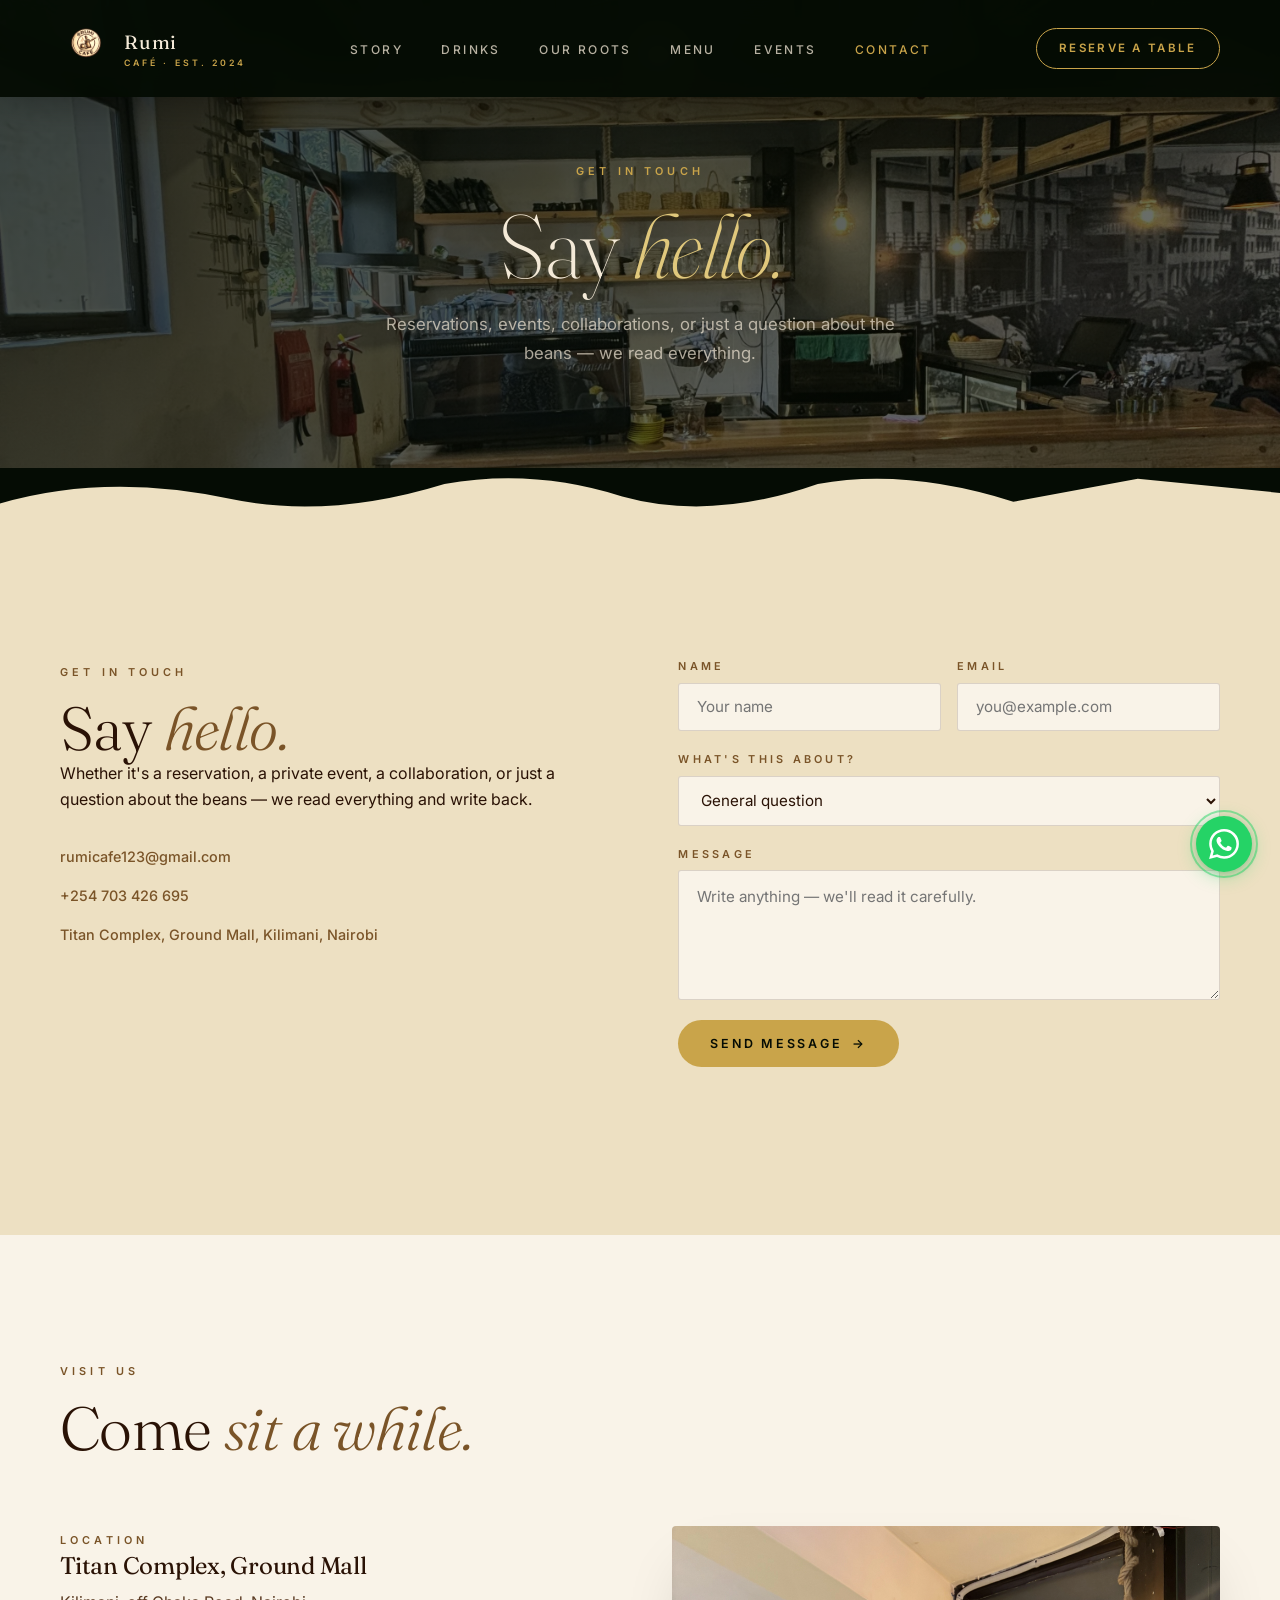
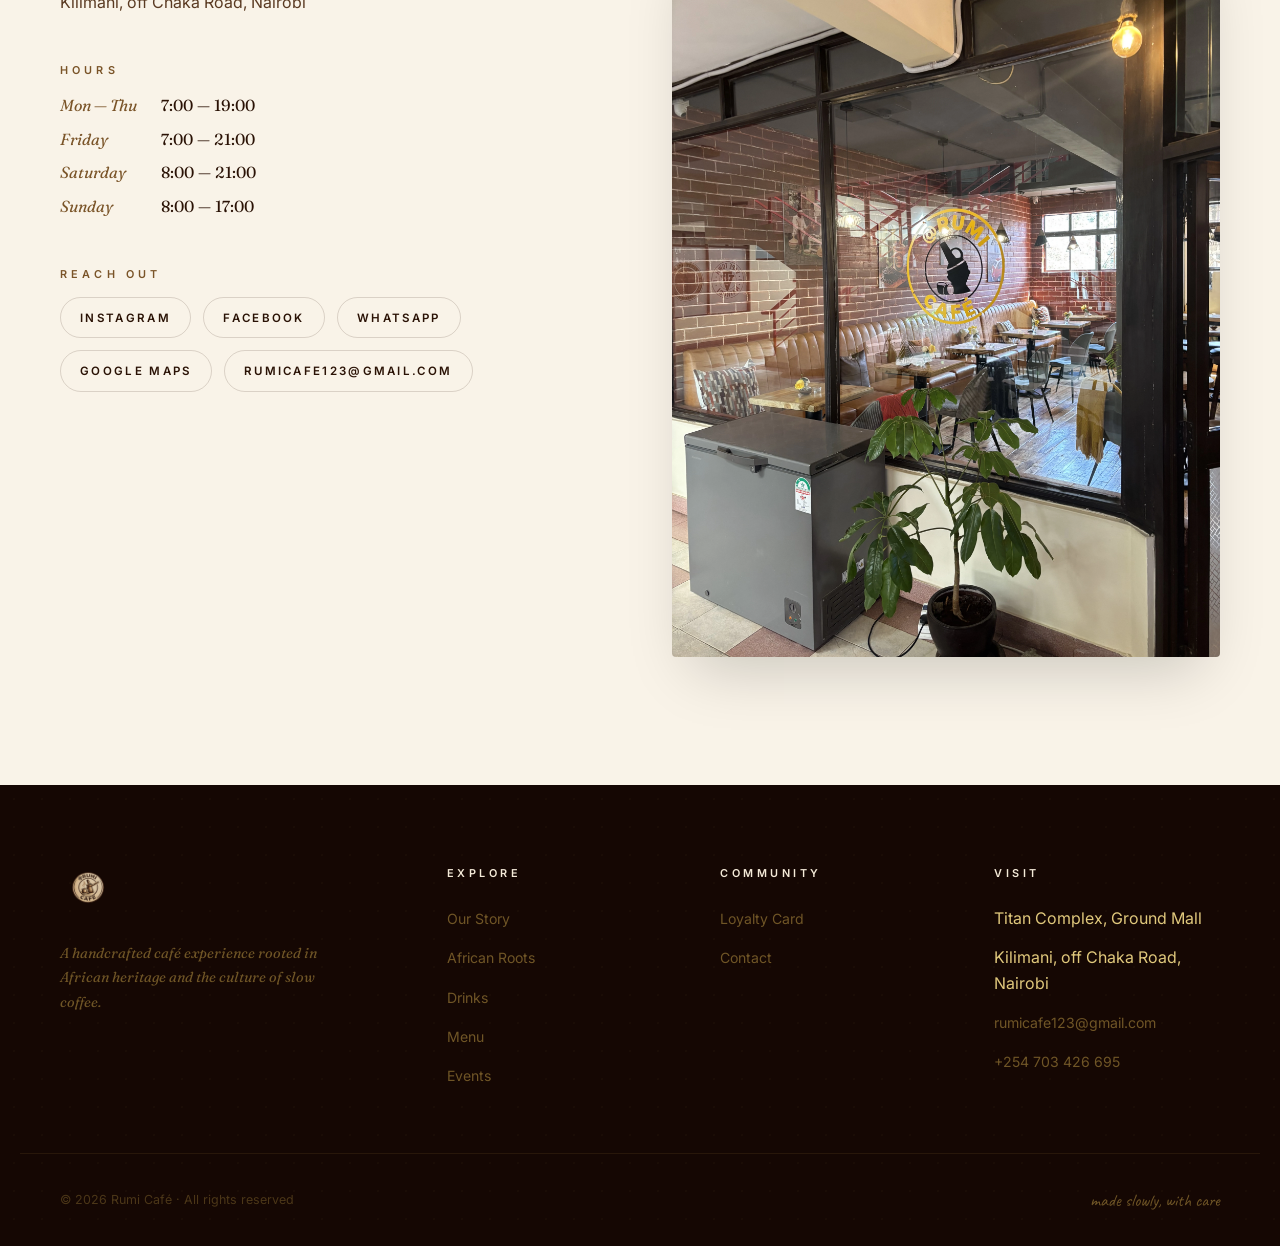
<file: pages/contact.html>
<!DOCTYPE html>
<html lang="en">
<head>
<meta charset="UTF-8" />
<meta name="viewport" content="width=device-width, initial-scale=1.0" />
<title>Contact & Visit — Rumi Café</title>
<meta name="description" content="Visit Rumi Café at Titan Complex, Ground Mall, Kilimani, Nairobi. Get in touch for reservations, events, and collaborations." />
<link rel="preconnect" href="https://fonts.googleapis.com">
<link rel="preconnect" href="https://fonts.gstatic.com" crossorigin>
<link href="https://fonts.googleapis.com/css2?family=Fraunces:ital,opsz,wght@0,9..144,200;0,9..144,300;0,9..144,400;1,9..144,200;1,9..144,300;1,9..144,400&family=Inter:wght@300;400;500;600&family=Caveat:wght@400;500;600&display=swap" rel="stylesheet">
<link rel="stylesheet" href="../assets/css/rumi.css">
</head>
<body>

<nav class="nav nav-inner-page" id="nav">
  <div class="wrap nav-inner">
    <a href="../index.html" class="nav-logo">
      <img src="../assets/logo/rumi_logo.png" alt="Rumi Café logo" style="height:52px;width:52px" />
      <span>Rumi<small>Café · Est. 2024</small></span>
    </a>
    <ul class="nav-links" id="navLinks">
      <li><a href="story.html">Story</a></li>
      <li><a href="drinks.html">Drinks</a></li>
      <li><a href="roots.html">Our Roots</a></li>
      <li><a href="menu.html">Menu</a></li>
      <li><a href="events.html">Events</a></li>
      <li><a href="contact.html" style="color:var(--gold)">Contact</a></li>
    </ul>
    <a href="contact.html#visit" class="nav-cta">Reserve a Table</a>
    <button class="nav-toggle" id="navToggle" aria-label="Toggle menu"><span></span><span></span><span></span></button>
  </div>
</nav>

<!-- PAGE HERO -->
<div class="page-hero" style="background-image:url('../assets/images/rumi_cafe_12.webp');background-position:center 40%">
  <div class="page-hero-inner">
    <span class="eyebrow">Get in Touch</span>
    <h1>Say <em>hello.</em></h1>
    <p>Reservations, events, collaborations, or just a question about the beans — we read everything.</p>
  </div>
</div>
<div class="page-hero-divider" style="background:var(--ink)">
  <svg viewBox="0 0 1440 70" preserveAspectRatio="none" xmlns="http://www.w3.org/2000/svg" style="display:block;width:100%">
    <path d="M0,70 L0,40 Q120,5 260,35 Q370,58 500,18 Q600,0 700,32 Q800,60 920,18 Q1020,0 1140,38 L1280,12 L1440,28 L1440,70 Z" fill="#ede0c2"/>
  </svg>
</div>

<!-- CONTACT SECTION -->
<section class="contact section-pad" id="contact">
  <div class="wrap contact-inner">
    <div class="reveal">
      <span class="eyebrow">Get in Touch</span>
      <h2 style="color:var(--espresso);margin-top:0.75rem">Say <em style="font-style:italic;color:var(--mocha)">hello.</em></h2>
      <p>Whether it's a reservation, a private event, a collaboration, or just a question about the beans — we read everything and write back.</p>
      <div class="contact-detail">
        <a href="mailto:rumicafe123@gmail.com">rumicafe123@gmail.com</a>
        <a href="tel:+254703426695">+254 703 426 695</a>
        <a href="#visit">Titan Complex, Ground Mall, Kilimani, Nairobi</a>
      </div>
    </div>
    <form class="contact-form reveal d2" id="contactForm" novalidate>
      <div class="cf-row">
        <div class="cf-field"><label for="cf-name">Name</label><input type="text" id="cf-name" name="name" placeholder="Your name" required /></div>
        <div class="cf-field"><label for="cf-email">Email</label><input type="email" id="cf-email" name="email" placeholder="you@example.com" required /></div>
      </div>
      <div class="cf-field">
        <label for="cf-type">What's this about?</label>
        <select id="cf-type" name="type">
          <option value="General">General question</option>
          <option value="Reservation">Reservation</option>
          <option value="Private Event">Private event</option>
          <option value="Wholesale">Wholesale / beans</option>
          <option value="Press">Press / collaboration</option>
          <option value="Other">Something else</option>
        </select>
      </div>
      <div class="cf-field">
        <label for="cf-message">Message</label>
        <textarea id="cf-message" name="message" placeholder="Write anything — we'll read it carefully." required></textarea>
      </div>
      <button type="submit" class="btn btn-gold" style="align-self:flex-start">Send message <span class="arrow">→</span></button>
      <p id="contactMsg"></p>
    </form>
  </div>
</section>

<!-- VISIT SECTION -->
<section class="visit section-pad" id="visit" style="background:var(--paper)">
  <div class="wrap">
    <div class="section-head reveal">
      <span class="eyebrow" style="color:var(--mocha)">Visit Us</span>
      <h2 style="color:var(--espresso)">Come <em style="font-style:italic;color:var(--mocha)">sit a while.</em></h2>
    </div>
    <div class="visit-grid">
      <div class="visit-info reveal">
        <div class="visit-block">
          <span class="eyebrow" style="color:var(--mocha)">Location</span>
          <h3>Titan Complex, Ground Mall</h3>
          <p>Kilimani, off Chaka Road, Nairobi</p>
        </div>
        <div class="visit-block">
          <span class="eyebrow" style="color:var(--mocha)">Hours</span>
          <dl class="visit-hours" style="margin-top:0.75rem">
            <dt>Mon — Thu</dt><dd>7:00 — 19:00</dd>
            <dt>Friday</dt><dd>7:00 — 21:00</dd>
            <dt>Saturday</dt><dd>8:00 — 21:00</dd>
            <dt>Sunday</dt><dd>8:00 — 17:00</dd>
          </dl>
        </div>
        <div class="visit-block">
          <span class="eyebrow" style="color:var(--mocha)">Reach Out</span>
          <div class="visit-socials" style="margin-top:0.75rem">
            <a href="https://instagram.com/rumicafe123" target="_blank" rel="noopener">Instagram</a>
            <a href="https://facebook.com/rumicafe" target="_blank" rel="noopener">Facebook</a>
            <a href="https://wa.me/254703426695" target="_blank" rel="noopener">WhatsApp</a>
            <a href="https://maps.google.com/?q=Titan+Complex+Kilimani+Nairobi" target="_blank" rel="noopener">Google Maps</a>
            <a href="mailto:rumicafe123@gmail.com">rumicafe123@gmail.com</a>
          </div>
        </div>
      </div>
      <div class="reveal d2" style="border-radius:4px;overflow:hidden;box-shadow:0 30px 60px -20px rgba(5,12,4,0.2)">
        <img src="../assets/images/rumi_cafe_02.webp" alt="Rumi Café exterior" style="width:100%;height:100%;min-height:400px;object-fit:cover;object-position:center" />
      </div>
    </div>
  </div>
</section>

<!-- FOOTER -->
<footer class="footer">
  <div class="wrap footer-grid">
    <div class="footer-brand">
      <img src="../assets/logo/rumi_logo.png" alt="Rumi Café" style="filter:none;opacity:0.85" />
      <p>A handcrafted café experience rooted in African heritage and the culture of slow coffee.</p>
    </div>
    <div><h4>Explore</h4><ul>
      <li><a href="story.html">Our Story</a></li>
      <li><a href="roots.html">African Roots</a></li>
      <li><a href="drinks.html">Drinks</a></li>
      <li><a href="menu.html">Menu</a></li>
      <li><a href="events.html">Events</a></li>
    </ul></div>
    <div><h4>Community</h4><ul>
      <li><a href="story.html#loyalty">Loyalty Card</a></li>
      <li><a href="contact.html">Contact</a></li>
    </ul></div>
    <div><h4>Visit</h4><ul>
      <li>Titan Complex, Ground Mall</li><li>Kilimani, off Chaka Road, Nairobi</li>
      <li><a href="mailto:rumicafe123@gmail.com">rumicafe123@gmail.com</a></li>
      <li><a href="tel:+254703426695">+254 703 426 695</a></li>
    </ul></div>
  </div>
  <div class="wrap footer-bottom"><span>© 2026 Rumi Café · All rights reserved</span><em>made slowly, with care</em></div>
</footer>

<script>
(function(){
  const toggle=document.getElementById('navToggle'),links=document.getElementById('navLinks');
  toggle.addEventListener('click',()=>{toggle.classList.toggle('open');links.classList.toggle('open')});
  links.querySelectorAll('a').forEach(a=>a.addEventListener('click',()=>{toggle.classList.remove('open');links.classList.remove('open')}));
})();
(function(){
  const els=document.querySelectorAll('.reveal');
  if(!('IntersectionObserver' in window)){els.forEach(el=>el.classList.add('in'));return}
  const io=new IntersectionObserver(entries=>{entries.forEach(e=>{if(e.isIntersecting){e.target.classList.add('in');io.unobserve(e.target)}})},{threshold:0.1});
  els.forEach(el=>io.observe(el));
})();
(function(){
  document.getElementById('contactForm').addEventListener('submit',function(e){
    e.preventDefault();
    const msg=document.getElementById('contactMsg'),btn=this.querySelector('button[type=submit]');
    const name=document.getElementById('cf-name').value.trim(),email=document.getElementById('cf-email').value.trim(),message=document.getElementById('cf-message').value.trim();
    if(!name||!email||!message){msg.textContent='Please fill in all required fields.';return}
    btn.disabled=true;btn.textContent='Sending…';
    msg.textContent='Message noted. We\'ll be in touch soon, '+name.split(' ')[0]+'.';
    this.reset();btn.disabled=false;btn.innerHTML='Send message <span class="arrow">→</span>';
  });
})();
</script>

<!-- FLOATING WHATSAPP BUTTON -->
<a href="https://wa.me/254703426695" class="wa-float" target="_blank" rel="noopener" aria-label="Chat with us on WhatsApp">
  <span class="wa-float__tip">Chat with us on WhatsApp</span>
  <span class="wa-float__pulse" aria-hidden="true"></span>
  <svg class="wa-float__icon" viewBox="0 0 24 24" xmlns="http://www.w3.org/2000/svg" aria-hidden="true">
    <path d="M17.472 14.382c-.297-.149-1.758-.867-2.03-.967-.273-.099-.471-.148-.67.15-.197.297-.767.966-.94 1.164-.173.199-.347.223-.644.075-.297-.15-1.255-.463-2.39-1.475-.883-.788-1.48-1.761-1.653-2.059-.173-.297-.018-.458.13-.606.134-.133.298-.347.446-.52.149-.174.198-.298.298-.497.099-.198.05-.371-.025-.52-.075-.149-.669-1.612-.916-2.207-.242-.579-.487-.5-.669-.51-.173-.008-.371-.01-.57-.01-.198 0-.52.074-.792.372-.272.297-1.04 1.016-1.04 2.479 0 1.462 1.065 2.875 1.213 3.074.149.198 2.096 3.2 5.077 4.487.709.306 1.262.489 1.694.625.712.227 1.36.195 1.871.118.571-.085 1.758-.719 2.006-1.413.248-.694.248-1.289.173-1.413-.074-.124-.272-.198-.57-.347m-5.421 7.403h-.004a9.87 9.87 0 01-5.031-1.378l-.361-.214-3.741.982.998-3.648-.235-.374a9.86 9.86 0 01-1.51-5.26c.001-5.45 4.436-9.884 9.888-9.884 2.64 0 5.122 1.03 6.988 2.898a9.825 9.825 0 012.893 6.994c-.003 5.45-4.437 9.884-9.885 9.884m8.413-18.297A11.815 11.815 0 0012.05 0C5.495 0 .16 5.335.157 11.892c0 2.096.547 4.142 1.588 5.945L.057 24l6.305-1.654a11.882 11.882 0 005.683 1.448h.005c6.554 0 11.89-5.335 11.893-11.893a11.821 11.821 0 00-3.48-8.413z"/>
  </svg>
</a>
</body>
</html>
</file>
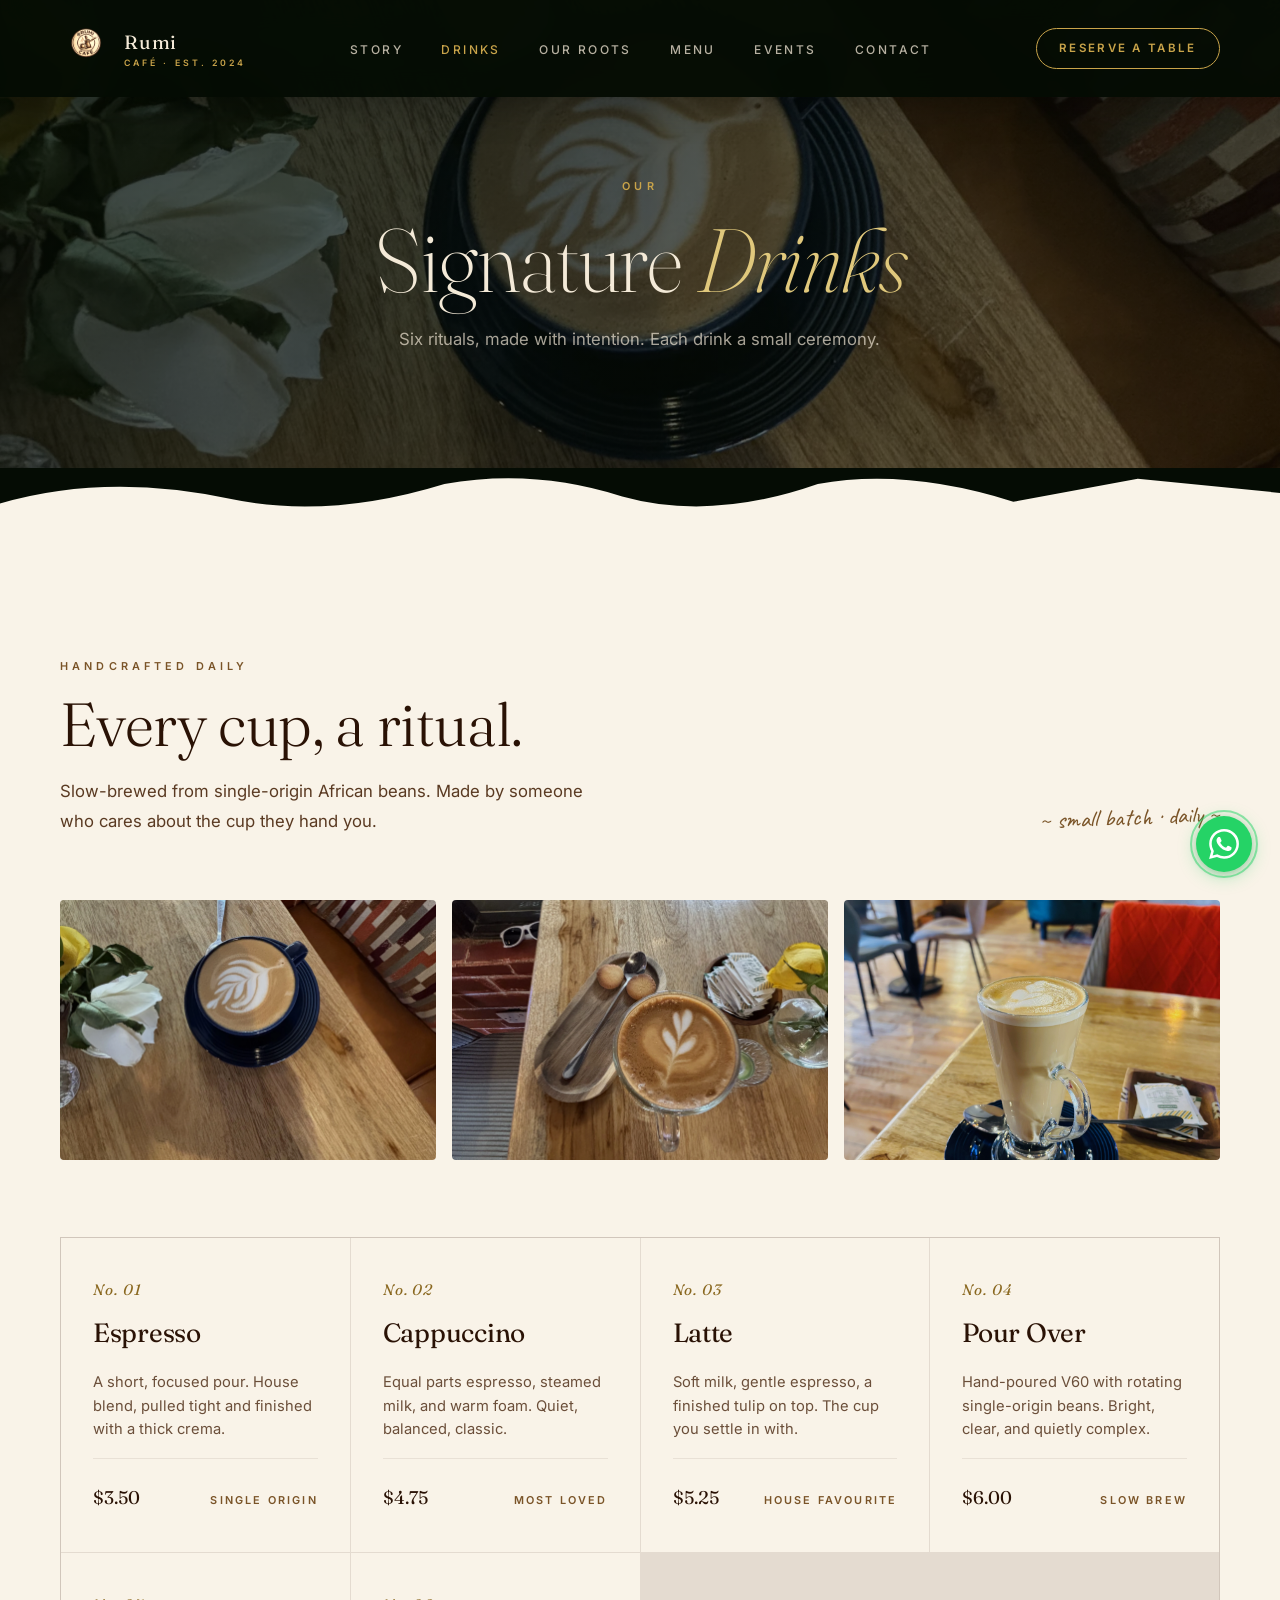
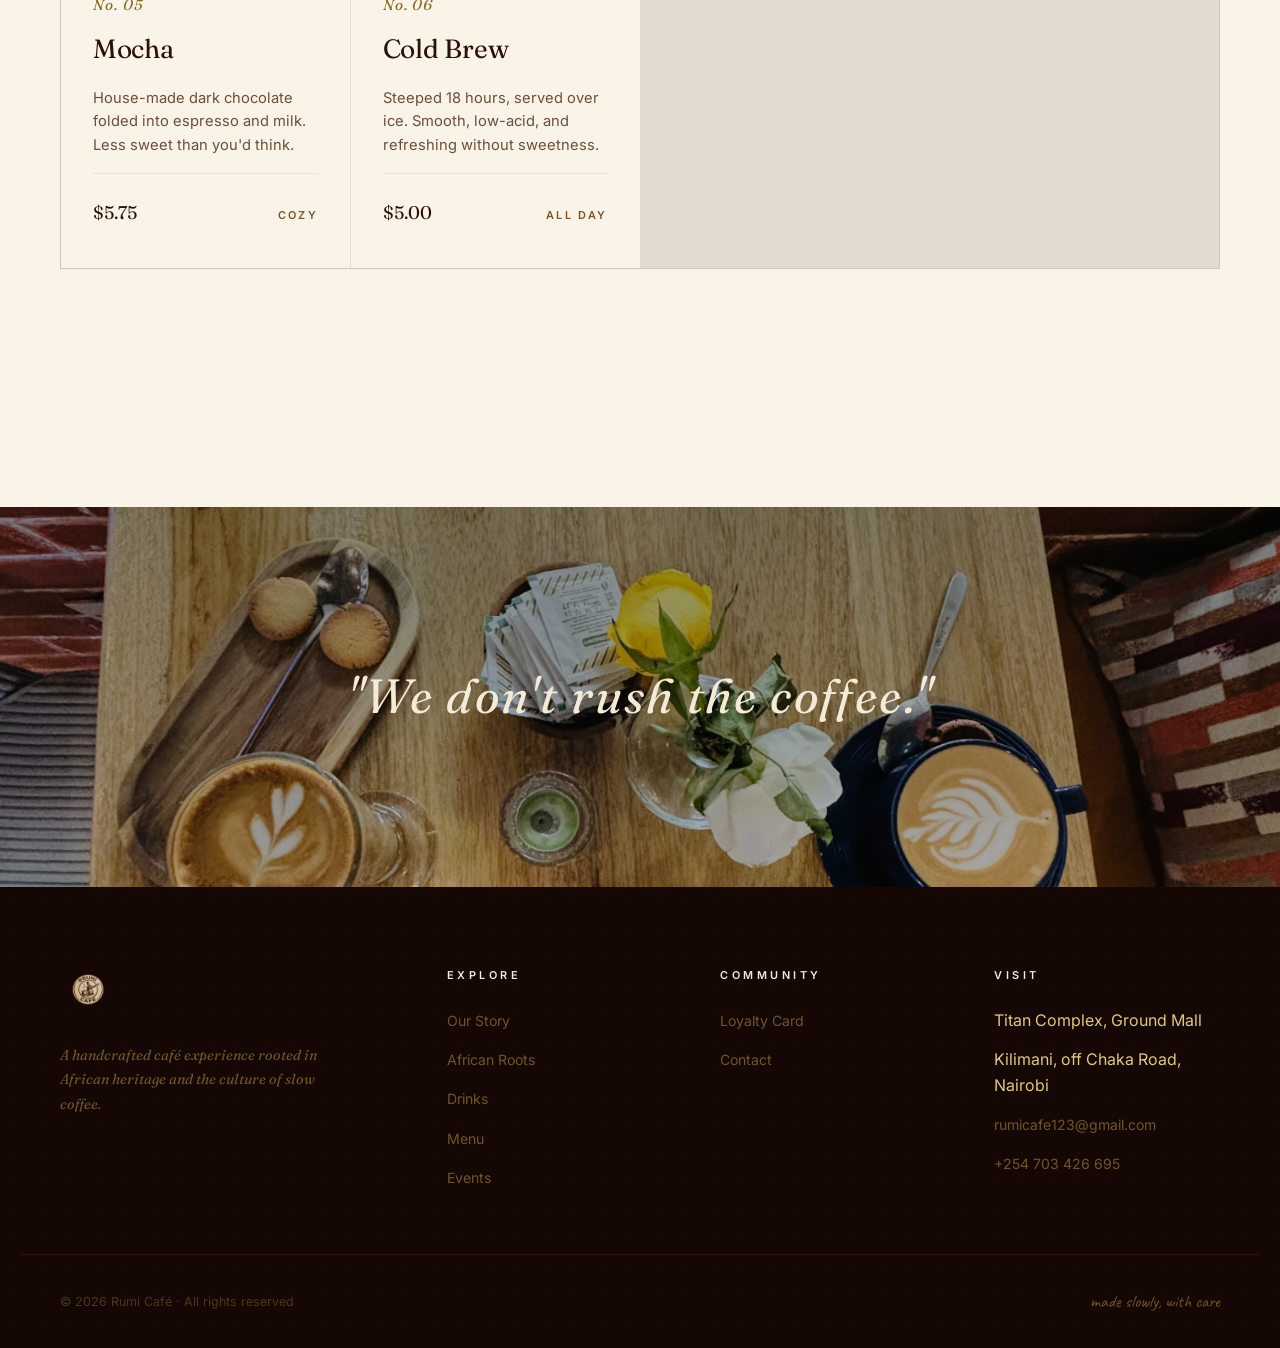
<file: pages/drinks.html>
<!DOCTYPE html>
<html lang="en">
<head>
<meta charset="UTF-8" />
<meta name="viewport" content="width=device-width, initial-scale=1.0" />
<title>Drinks — Rumi Café</title>
<meta name="description" content="Rumi Café signature drinks — six rituals made with intention, slow-brewed from African single origins." />
<link rel="preconnect" href="https://fonts.googleapis.com">
<link rel="preconnect" href="https://fonts.gstatic.com" crossorigin>
<link href="https://fonts.googleapis.com/css2?family=Fraunces:ital,opsz,wght@0,9..144,200;0,9..144,300;0,9..144,400;1,9..144,200;1,9..144,300;1,9..144,400&family=Inter:wght@300;400;500;600&family=Caveat:wght@400;500;600&display=swap" rel="stylesheet">
<link rel="stylesheet" href="../assets/css/rumi.css">
</head>
<body>

<nav class="nav nav-inner-page" id="nav">
  <div class="wrap nav-inner">
    <a href="../index.html" class="nav-logo">
      <img src="../assets/logo/rumi_logo.png" alt="Rumi Café logo" style="height:52px;width:52px" />
      <span>Rumi<small>Café · Est. 2024</small></span>
    </a>
    <ul class="nav-links" id="navLinks">
      <li><a href="story.html">Story</a></li>
      <li><a href="drinks.html" style="color:var(--gold)">Drinks</a></li>
      <li><a href="roots.html">Our Roots</a></li>
      <li><a href="menu.html">Menu</a></li>
      <li><a href="events.html">Events</a></li>
      <li><a href="contact.html">Contact</a></li>
    </ul>
    <a href="contact.html#visit" class="nav-cta">Reserve a Table</a>
    <button class="nav-toggle" id="navToggle" aria-label="Toggle menu"><span></span><span></span><span></span></button>
  </div>
</nav>

<!-- PAGE HERO -->
<div class="page-hero" style="background-image:url('../assets/images/rumi_cafe_09.webp');background-position:center 40%">
  <div class="page-hero-inner">
    <span class="eyebrow">Our</span>
    <h1>Signature <em>Drinks</em></h1>
    <p>Six rituals, made with intention. Each drink a small ceremony.</p>
  </div>
</div>
<div class="page-hero-divider" style="background:var(--ink)">
  <svg viewBox="0 0 1440 70" preserveAspectRatio="none" xmlns="http://www.w3.org/2000/svg" style="display:block;width:100%">
    <path d="M0,70 L0,40 Q120,5 260,35 Q370,58 500,18 Q600,0 700,32 Q800,60 920,18 Q1020,0 1140,38 L1280,12 L1440,28 L1440,70 Z" fill="#f9f3e8"/>
  </svg>
</div>

<!-- DRINKS -->
<section class="drinks section-pad" id="drinks">
  <div class="wrap">
    <div class="drinks-head reveal">
      <div class="section-head">
        <span class="eyebrow" style="color:var(--mocha)">Handcrafted Daily</span>
        <h2 style="color:var(--espresso)">Every cup, a ritual.</h2>
        <p style="color:#5a3a22">Slow-brewed from single-origin African beans. Made by someone who cares about the cup they hand you.</p>
      </div>
      <div class="price-note">~ small batch · daily ~</div>
    </div>

    <!-- Coffee photos row -->
    <div style="display:grid;grid-template-columns:repeat(3,1fr);gap:1rem;margin-bottom:clamp(3rem,6vw,5rem)" class="reveal d2">
      <div style="border-radius:4px;overflow:hidden;height:260px">
        <img src="../assets/images/rumi_cafe_09.webp" alt="Latte art" style="width:100%;height:100%;object-fit:cover;filter:brightness(0.92) saturate(1.1)" />
      </div>
      <div style="border-radius:4px;overflow:hidden;height:260px">
        <img src="../assets/images/rumi_cafe_10.webp" alt="Glass latte" style="width:100%;height:100%;object-fit:cover;filter:brightness(0.92) saturate(1.1)" />
      </div>
      <div style="border-radius:4px;overflow:hidden;height:260px">
        <img src="../assets/images/rumi_cafe_13.webp" alt="Tall glass latte" style="width:100%;height:100%;object-fit:cover;filter:brightness(0.92) saturate(1.1)" />
      </div>
    </div>

    <div class="drinks-grid reveal d2">
      <article class="drink">
        <span class="drink-num">No. 01</span>
        <h3 class="drink-name">Espresso</h3>
        <p class="drink-desc">A short, focused pour. House blend, pulled tight and finished with a thick crema.</p>
        <div class="drink-foot"><span class="drink-price">$3.50</span><span class="drink-tag">Single Origin</span></div>
      </article>
      <article class="drink">
        <span class="drink-num">No. 02</span>
        <h3 class="drink-name">Cappuccino</h3>
        <p class="drink-desc">Equal parts espresso, steamed milk, and warm foam. Quiet, balanced, classic.</p>
        <div class="drink-foot"><span class="drink-price">$4.75</span><span class="drink-tag">Most Loved</span></div>
      </article>
      <article class="drink">
        <span class="drink-num">No. 03</span>
        <h3 class="drink-name">Latte</h3>
        <p class="drink-desc">Soft milk, gentle espresso, a finished tulip on top. The cup you settle in with.</p>
        <div class="drink-foot"><span class="drink-price">$5.25</span><span class="drink-tag">House Favourite</span></div>
      </article>
      <article class="drink">
        <span class="drink-num">No. 04</span>
        <h3 class="drink-name">Pour Over</h3>
        <p class="drink-desc">Hand-poured V60 with rotating single-origin beans. Bright, clear, and quietly complex.</p>
        <div class="drink-foot"><span class="drink-price">$6.00</span><span class="drink-tag">Slow Brew</span></div>
      </article>
      <article class="drink">
        <span class="drink-num">No. 05</span>
        <h3 class="drink-name">Mocha</h3>
        <p class="drink-desc">House-made dark chocolate folded into espresso and milk. Less sweet than you'd think.</p>
        <div class="drink-foot"><span class="drink-price">$5.75</span><span class="drink-tag">Cozy</span></div>
      </article>
      <article class="drink">
        <span class="drink-num">No. 06</span>
        <h3 class="drink-name">Cold Brew</h3>
        <p class="drink-desc">Steeped 18 hours, served over ice. Smooth, low-acid, and refreshing without sweetness.</p>
        <div class="drink-foot"><span class="drink-price">$5.00</span><span class="drink-tag">All Day</span></div>
      </article>
    </div>

    <div style="text-align:center;margin-top:3.5rem" class="reveal">
      <a href="menu.html" class="btn btn-outline-dark">See Full Menu <span class="arrow">→</span></a>
    </div>
  </div>
</section>

<!-- TABLE PHOTO STRIP -->
<div style="height:380px;overflow:hidden;position:relative">
  <img src="../assets/images/rumi_cafe_08.webp" alt="Coffees on the table at Rumi Café" style="width:100%;height:100%;object-fit:cover;object-position:center 30%;filter:brightness(0.8) saturate(1.05)" />
  <div style="position:absolute;inset:0;background:linear-gradient(rgba(5,12,4,0.3),rgba(5,12,4,0.1));display:flex;align-items:center;justify-content:center">
    <span style="font-family:var(--serif);font-style:italic;font-size:clamp(1.8rem,4vw,3rem);color:var(--cream);letter-spacing:0.05em">"We don't rush the coffee."</span>
  </div>
</div>

<!-- FOOTER -->
<footer class="footer">
  <div class="wrap footer-grid">
    <div class="footer-brand">
      <img src="../assets/logo/rumi_logo.png" alt="Rumi Café" style="filter:none;opacity:0.85" />
      <p>A handcrafted café experience rooted in African heritage and the culture of slow coffee.</p>
    </div>
    <div><h4>Explore</h4><ul>
      <li><a href="story.html">Our Story</a></li>
      <li><a href="roots.html">African Roots</a></li>
      <li><a href="drinks.html">Drinks</a></li>
      <li><a href="menu.html">Menu</a></li>
      <li><a href="events.html">Events</a></li>
    </ul></div>
    <div><h4>Community</h4><ul>
      <li><a href="story.html#loyalty">Loyalty Card</a></li>
      <li><a href="contact.html">Contact</a></li>
    </ul></div>
    <div><h4>Visit</h4><ul>
      <li>Titan Complex, Ground Mall</li>
      <li>Kilimani, off Chaka Road, Nairobi</li>
      <li><a href="mailto:rumicafe123@gmail.com">rumicafe123@gmail.com</a></li>
      <li><a href="tel:+254703426695">+254 703 426 695</a></li>
    </ul></div>
  </div>
  <div class="wrap footer-bottom">
    <span>© 2026 Rumi Café · All rights reserved</span>
    <em>made slowly, with care</em>
  </div>
</footer>

<script>
(function(){
  const toggle=document.getElementById('navToggle'),links=document.getElementById('navLinks');
  toggle.addEventListener('click',()=>{toggle.classList.toggle('open');links.classList.toggle('open')});
  links.querySelectorAll('a').forEach(a=>a.addEventListener('click',()=>{toggle.classList.remove('open');links.classList.remove('open')}));
})();
(function(){
  const els=document.querySelectorAll('.reveal');
  if(!('IntersectionObserver' in window)){els.forEach(el=>el.classList.add('in'));return}
  const io=new IntersectionObserver(entries=>{entries.forEach(e=>{if(e.isIntersecting){e.target.classList.add('in');io.unobserve(e.target)}})},{threshold:0.1});
  els.forEach(el=>io.observe(el));
})();
</script>

<!-- FLOATING WHATSAPP BUTTON -->
<a href="https://wa.me/254703426695" class="wa-float" target="_blank" rel="noopener" aria-label="Chat with us on WhatsApp">
  <span class="wa-float__tip">Chat with us on WhatsApp</span>
  <span class="wa-float__pulse" aria-hidden="true"></span>
  <svg class="wa-float__icon" viewBox="0 0 24 24" xmlns="http://www.w3.org/2000/svg" aria-hidden="true">
    <path d="M17.472 14.382c-.297-.149-1.758-.867-2.03-.967-.273-.099-.471-.148-.67.15-.197.297-.767.966-.94 1.164-.173.199-.347.223-.644.075-.297-.15-1.255-.463-2.39-1.475-.883-.788-1.48-1.761-1.653-2.059-.173-.297-.018-.458.13-.606.134-.133.298-.347.446-.52.149-.174.198-.298.298-.497.099-.198.05-.371-.025-.52-.075-.149-.669-1.612-.916-2.207-.242-.579-.487-.5-.669-.51-.173-.008-.371-.01-.57-.01-.198 0-.52.074-.792.372-.272.297-1.04 1.016-1.04 2.479 0 1.462 1.065 2.875 1.213 3.074.149.198 2.096 3.2 5.077 4.487.709.306 1.262.489 1.694.625.712.227 1.36.195 1.871.118.571-.085 1.758-.719 2.006-1.413.248-.694.248-1.289.173-1.413-.074-.124-.272-.198-.57-.347m-5.421 7.403h-.004a9.87 9.87 0 01-5.031-1.378l-.361-.214-3.741.982.998-3.648-.235-.374a9.86 9.86 0 01-1.51-5.26c.001-5.45 4.436-9.884 9.888-9.884 2.64 0 5.122 1.03 6.988 2.898a9.825 9.825 0 012.893 6.994c-.003 5.45-4.437 9.884-9.885 9.884m8.413-18.297A11.815 11.815 0 0012.05 0C5.495 0 .16 5.335.157 11.892c0 2.096.547 4.142 1.588 5.945L.057 24l6.305-1.654a11.882 11.882 0 005.683 1.448h.005c6.554 0 11.89-5.335 11.893-11.893a11.821 11.821 0 00-3.48-8.413z"/>
  </svg>
</a>
</body>
</html>
</file>
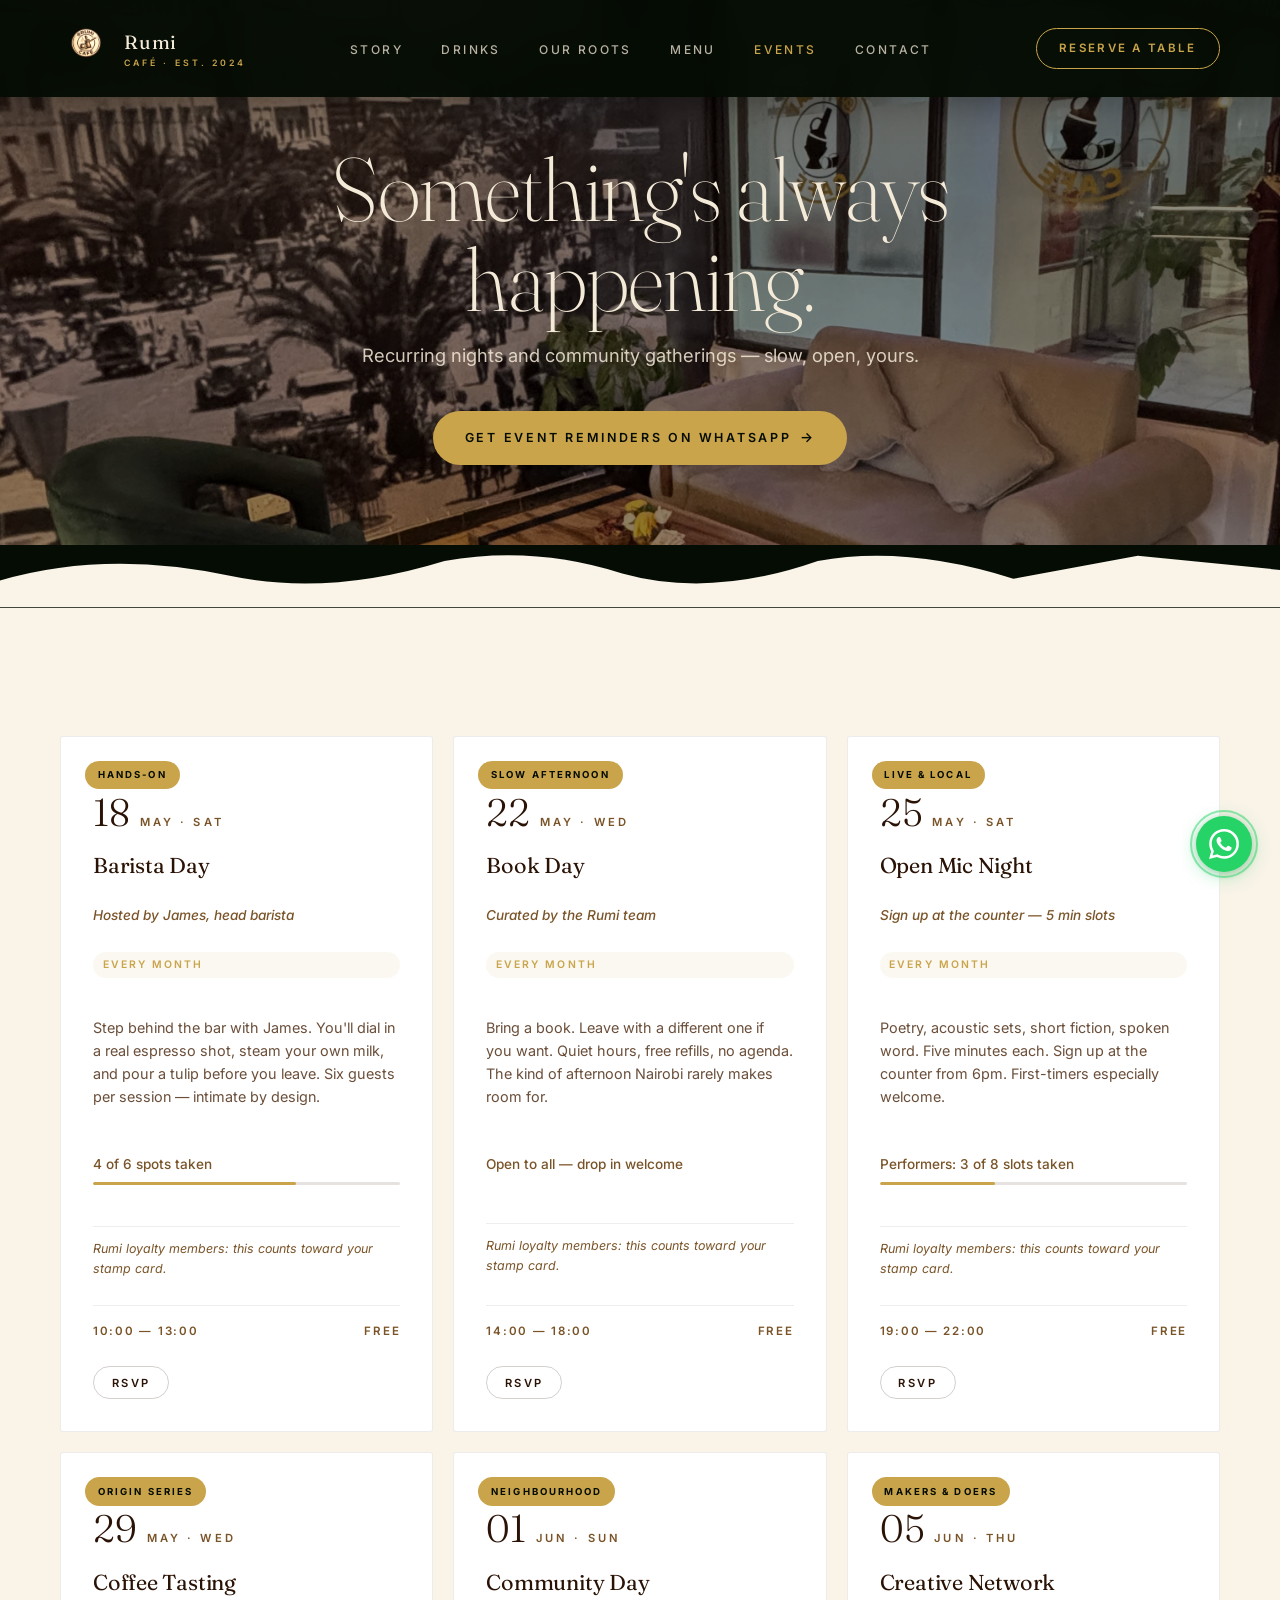
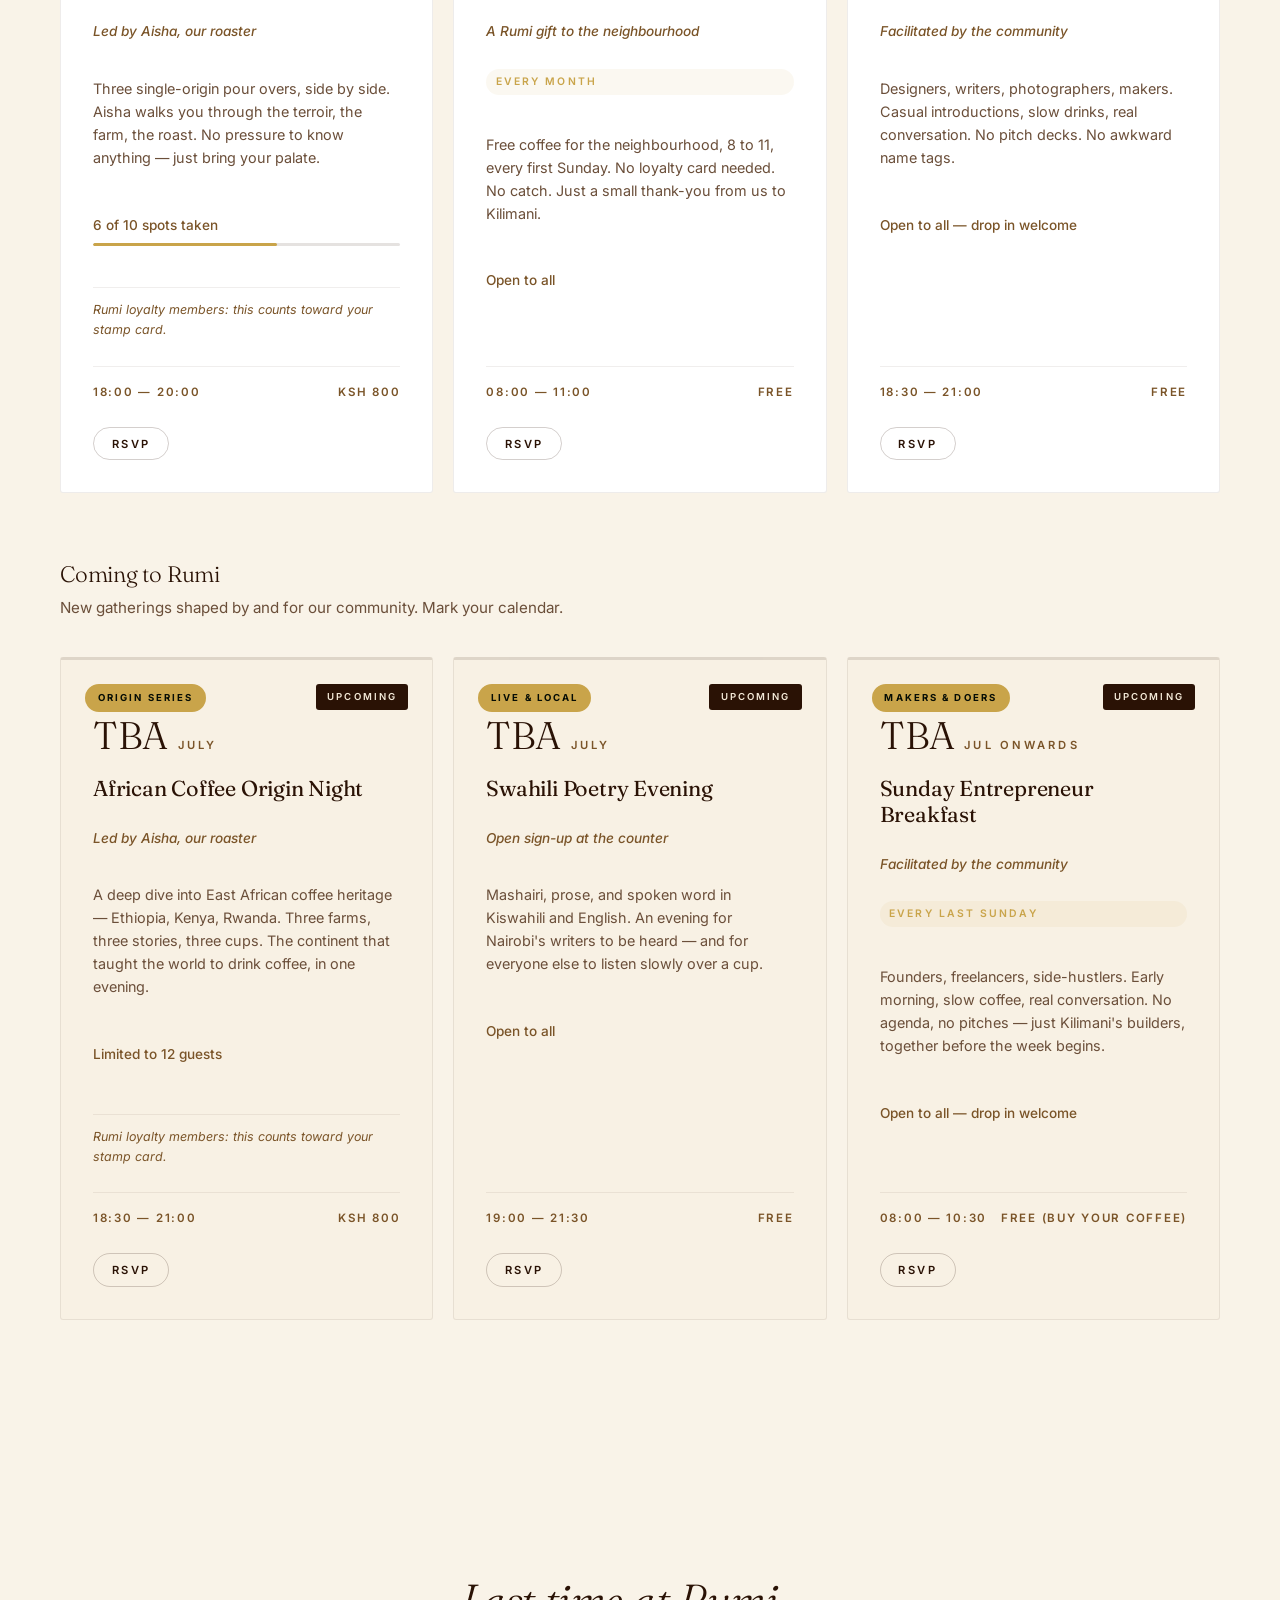
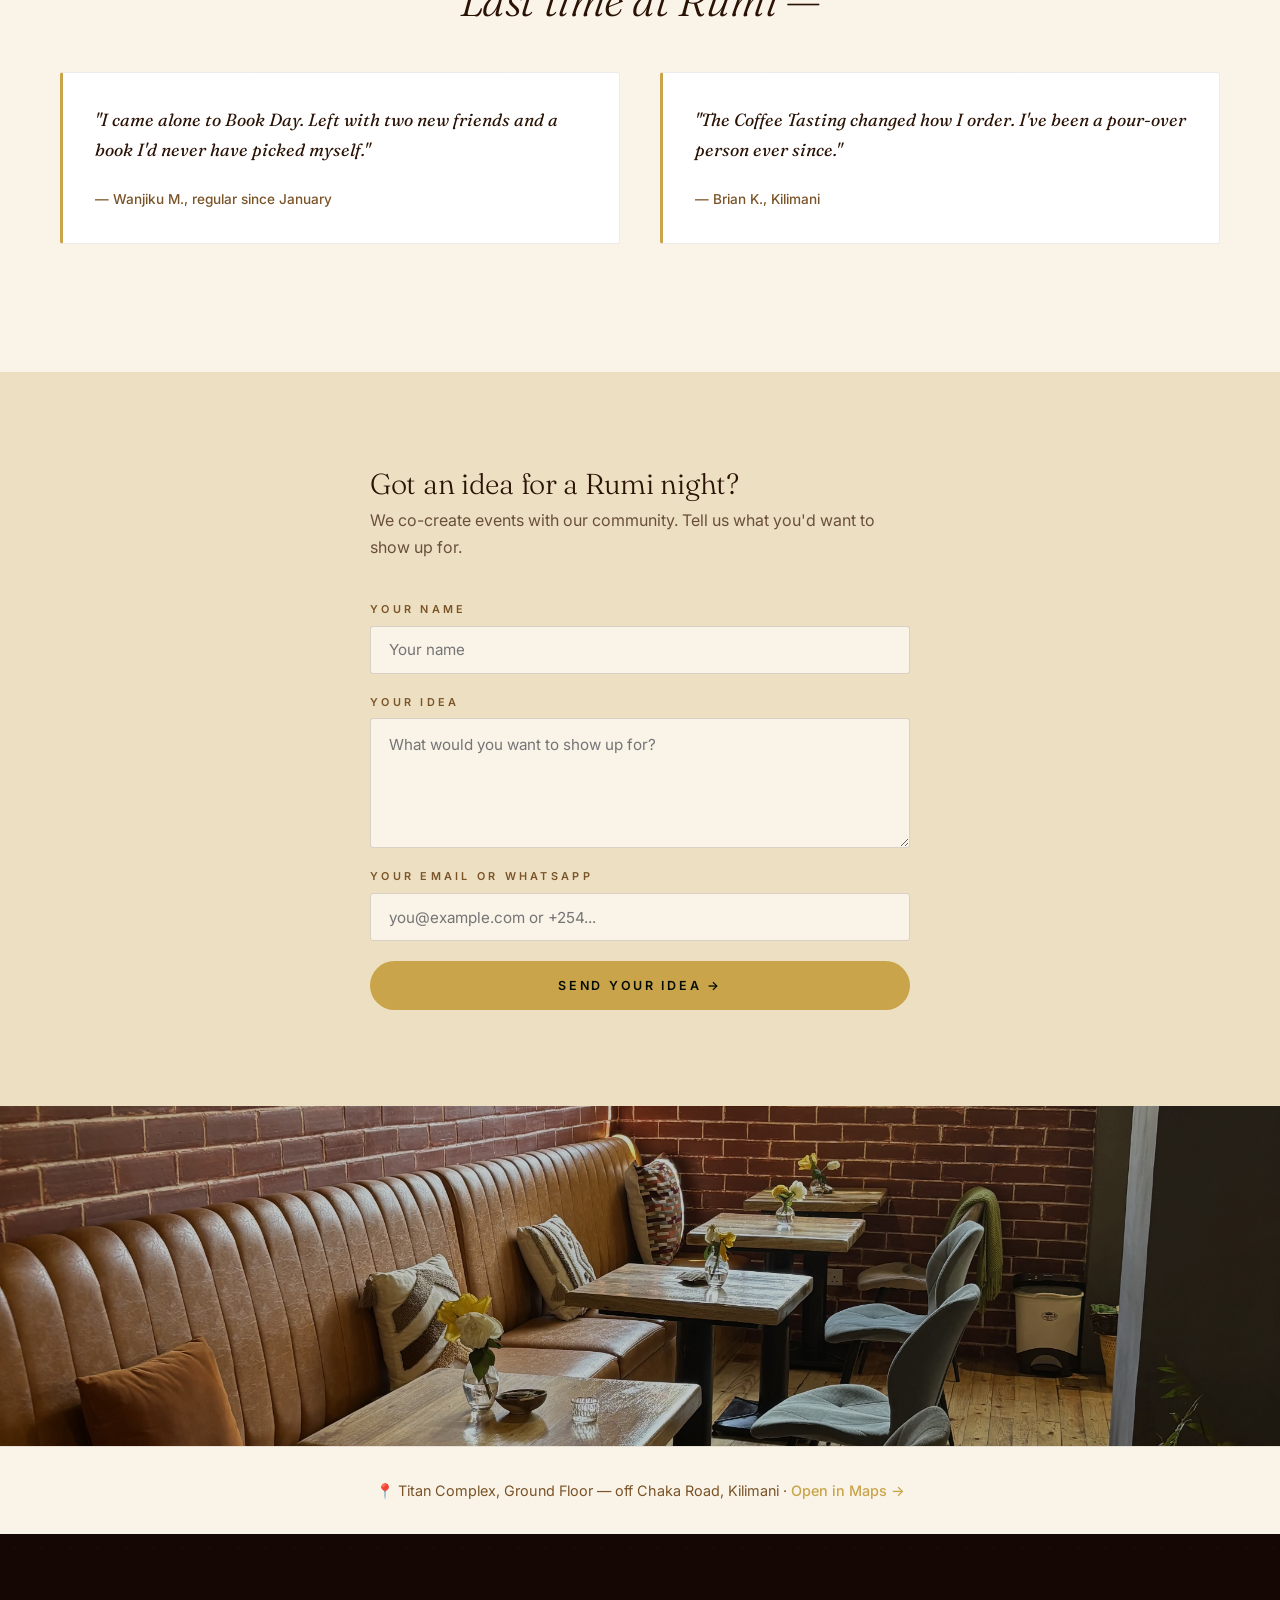
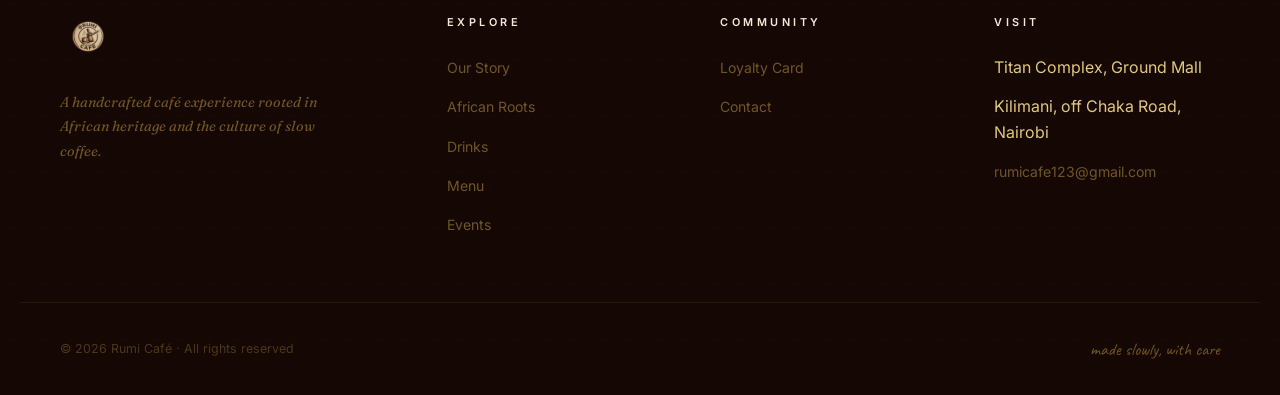
<file: pages/events.html>
<!DOCTYPE html>
<html lang="en">
<head>
<meta charset="UTF-8" />
<meta name="viewport" content="width=device-width, initial-scale=1.0" />
<title>Events — Rumi Café</title>
<meta name="description" content="Rumi Café community events — barista days, book days, open mic nights, coffee tastings, and more." />
<link rel="preconnect" href="https://fonts.googleapis.com">
<link rel="preconnect" href="https://fonts.gstatic.com" crossorigin>
<link href="https://fonts.googleapis.com/css2?family=Fraunces:ital,opsz,wght@0,9..144,200;0,9..144,300;0,9..144,400;1,9..144,200;1,9..144,300;1,9..144,400&family=Inter:wght@300;400;500;600&family=Caveat:wght@400;500;600&display=swap" rel="stylesheet">
<link rel="stylesheet" href="../assets/css/rumi.css">
</head>
<body>

<nav class="nav nav-inner-page" id="nav">
  <div class="wrap nav-inner">
    <a href="../index.html" class="nav-logo">
      <img src="../assets/logo/rumi_logo.png" alt="Rumi Café logo" style="height:52px;width:52px" />
      <span>Rumi<small>Café · Est. 2024</small></span>
    </a>
    <ul class="nav-links" id="navLinks">
      <li><a href="story.html">Story</a></li>
      <li><a href="drinks.html">Drinks</a></li>
      <li><a href="roots.html">Our Roots</a></li>
      <li><a href="menu.html">Menu</a></li>
      <li><a href="events.html" style="color:var(--gold)">Events</a></li>
      <li><a href="contact.html">Contact</a></li>
    </ul>
    <a href="contact.html#visit" class="nav-cta">Reserve a Table</a>
    <button class="nav-toggle" id="navToggle" aria-label="Toggle menu"><span></span><span></span><span></span></button>
  </div>
</nav>

<!-- PAGE HERO -->
<div class="page-hero events-hero" style="background-image:url('../assets/images/rumi_cafe_06.webp');background-position:center 40%">
  <div class="page-hero::before" style="background:rgba(0,0,0,0.45)"></div>
  <div class="page-hero-inner events-hero-inner">
    <h1 style="color:var(--cream);font-weight:200;margin-bottom:1rem;">Something's always happening.</h1>
    <p style="font-size:1.15rem;color:rgba(244,234,216,0.85);max-width:560px;margin:0 auto 2.5rem;line-height:1.75;">Recurring nights and community gatherings — slow, open, yours.</p>
    <a href="https://wa.me/254703426695?text=Hi%20Rumi%2C%20please%20add%20me%20to%20the%20events%20list%20%F0%9F%93%85" target="_blank" rel="noopener" class="btn btn-gold" style="gap:0.5rem">
      Get event reminders on WhatsApp <span style="font-size:1.1em;">→</span>
    </a>
  </div>
</div>
<div class="page-hero-divider" style="background:var(--ink)">
  <svg viewBox="0 0 1440 70" preserveAspectRatio="none" xmlns="http://www.w3.org/2000/svg" style="display:block;width:100%">
    <path d="M0,70 L0,40 Q120,5 260,35 Q370,58 500,18 Q600,0 700,32 Q800,60 920,18 Q1020,0 1140,38 L1280,12 L1440,28 L1440,70 Z" fill="#f9f3e8"/>
  </svg>
</div>

<!-- EVENTS SECTION -->
<section class="events section-pad" id="events">
  <div class="wrap">
    <div class="events-grid" id="eventsGrid">
      <!-- BARISTA DAY -->
      <article class="event reveal">
        <div class="event-badge">Hands-On</div>
        <div class="event-date"><span class="day">18</span><span class="month">May · Sat</span></div>
        <h3 class="event-name">Barista Day</h3>
        <p class="event-host">Hosted by James, head barista</p>
        <div class="event-recurring">Every month</div>
        <p class="event-desc">Step behind the bar with James. You'll dial in a real espresso shot, steam your own milk, and pour a tulip before you leave. Six guests per session — intimate by design.</p>
        <div class="event-capacity">
          <div class="capacity-label">4 of 6 spots taken</div>
          <div class="capacity-bar"><div class="capacity-fill" style="width:66%"></div></div>
        </div>
        <p class="event-loyalty">Rumi loyalty members: this counts toward your stamp card.</p>
        <div class="event-meta"><span>10:00 — 13:00</span><span>Free</span></div>
        <button class="event-rsvp-btn" data-event-id="barista-day" data-event-name="Barista Day">RSVP</button>
      </article>

      <!-- BOOK DAY -->
      <article class="event reveal d2">
        <div class="event-badge">Slow Afternoon</div>
        <div class="event-date"><span class="day">22</span><span class="month">May · Wed</span></div>
        <h3 class="event-name">Book Day</h3>
        <p class="event-host">Curated by the Rumi team</p>
        <div class="event-recurring">Every month</div>
        <p class="event-desc">Bring a book. Leave with a different one if you want. Quiet hours, free refills, no agenda. The kind of afternoon Nairobi rarely makes room for.</p>
        <div class="event-capacity">
          <div class="capacity-label">Open to all — drop in welcome</div>
        </div>
        <p class="event-loyalty">Rumi loyalty members: this counts toward your stamp card.</p>
        <div class="event-meta"><span>14:00 — 18:00</span><span>Free</span></div>
        <button class="event-rsvp-btn" data-event-id="book-day" data-event-name="Book Day">RSVP</button>
      </article>

      <!-- OPEN MIC NIGHT -->
      <article class="event reveal d3">
        <div class="event-badge">Live & Local</div>
        <div class="event-date"><span class="day">25</span><span class="month">May · Sat</span></div>
        <h3 class="event-name">Open Mic Night</h3>
        <p class="event-host">Sign up at the counter — 5 min slots</p>
        <div class="event-recurring">Every month</div>
        <p class="event-desc">Poetry, acoustic sets, short fiction, spoken word. Five minutes each. Sign up at the counter from 6pm. First-timers especially welcome.</p>
        <div class="event-capacity">
          <div class="capacity-label">Performers: 3 of 8 slots taken</div>
          <div class="capacity-bar"><div class="capacity-fill" style="width:37.5%"></div></div>
        </div>
        <p class="event-loyalty">Rumi loyalty members: this counts toward your stamp card.</p>
        <div class="event-meta"><span>19:00 — 22:00</span><span>Free</span></div>
        <button class="event-rsvp-btn" data-event-id="open-mic" data-event-name="Open Mic Night">RSVP</button>
      </article>

      <!-- COFFEE TASTING -->
      <article class="event reveal">
        <div class="event-badge">Origin Series</div>
        <div class="event-date"><span class="day">29</span><span class="month">May · Wed</span></div>
        <h3 class="event-name">Coffee Tasting</h3>
        <p class="event-host">Led by Aisha, our roaster</p>
        <p class="event-desc">Three single-origin pour overs, side by side. Aisha walks you through the terroir, the farm, the roast. No pressure to know anything — just bring your palate.</p>
        <div class="event-capacity">
          <div class="capacity-label">6 of 10 spots taken</div>
          <div class="capacity-bar"><div class="capacity-fill" style="width:60%"></div></div>
        </div>
        <p class="event-loyalty">Rumi loyalty members: this counts toward your stamp card.</p>
        <div class="event-meta"><span>18:00 — 20:00</span><span>KSh 800</span></div>
        <button class="event-rsvp-btn" data-event-id="coffee-tasting" data-event-name="Coffee Tasting">RSVP</button>
      </article>

      <!-- COMMUNITY DAY -->
      <article class="event reveal d2">
        <div class="event-badge">Neighbourhood</div>
        <div class="event-date"><span class="day">01</span><span class="month">Jun · Sun</span></div>
        <h3 class="event-name">Community Day</h3>
        <p class="event-host">A Rumi gift to the neighbourhood</p>
        <div class="event-recurring">Every month</div>
        <p class="event-desc">Free coffee for the neighbourhood, 8 to 11, every first Sunday. No loyalty card needed. No catch. Just a small thank-you from us to Kilimani.</p>
        <div class="event-capacity">
          <div class="capacity-label">Open to all</div>
        </div>
        <div class="event-meta"><span>08:00 — 11:00</span><span>Free</span></div>
        <button class="event-rsvp-btn" data-event-id="community-day" data-event-name="Community Day">RSVP</button>
      </article>

      <!-- CREATIVE NETWORK -->
      <article class="event reveal d3">
        <div class="event-badge">Makers & Doers</div>
        <div class="event-date"><span class="day">05</span><span class="month">Jun · Thu</span></div>
        <h3 class="event-name">Creative Network</h3>
        <p class="event-host">Facilitated by the community</p>
        <p class="event-desc">Designers, writers, photographers, makers. Casual introductions, slow drinks, real conversation. No pitch decks. No awkward name tags.</p>
        <div class="event-capacity">
          <div class="capacity-label">Open to all — drop in welcome</div>
        </div>
        <div class="event-meta"><span>18:30 — 21:00</span><span>Free</span></div>
        <button class="event-rsvp-btn" data-event-id="creative-network" data-event-name="Creative Network">RSVP</button>
      </article>

      <!-- UPCOMING EVENTS HEADER -->
      <div style="grid-column:1 / -1;margin-top:3rem;margin-bottom:1rem">
        <h3 style="font-family:var(--serif);font-size:1.4rem;color:var(--espresso);font-weight:300;margin-bottom:0.5rem">Coming to Rumi</h3>
        <p style="font-size:0.95rem;color:#6b4f3a">New gatherings shaped by and for our community. Mark your calendar.</p>
      </div>

      <!-- AFRICAN COFFEE ORIGIN NIGHT -->
      <article class="event reveal event-upcoming">
        <div class="event-badge-upcoming">Upcoming</div>
        <div class="event-badge">Origin Series</div>
        <div class="event-date"><span class="day">TBA</span><span class="month">July</span></div>
        <h3 class="event-name">African Coffee Origin Night</h3>
        <p class="event-host">Led by Aisha, our roaster</p>
        <p class="event-desc">A deep dive into East African coffee heritage — Ethiopia, Kenya, Rwanda. Three farms, three stories, three cups. The continent that taught the world to drink coffee, in one evening.</p>
        <div class="event-capacity">
          <div class="capacity-label">Limited to 12 guests</div>
        </div>
        <p class="event-loyalty">Rumi loyalty members: this counts toward your stamp card.</p>
        <div class="event-meta"><span>18:30 — 21:00</span><span>KSh 800</span></div>
        <button class="event-rsvp-btn" data-event-id="african-origin" data-event-name="African Coffee Origin Night">RSVP</button>
      </article>

      <!-- SWAHILI POETRY EVENING -->
      <article class="event reveal d2 event-upcoming">
        <div class="event-badge-upcoming">Upcoming</div>
        <div class="event-badge">Live & Local</div>
        <div class="event-date"><span class="day">TBA</span><span class="month">July</span></div>
        <h3 class="event-name">Swahili Poetry Evening</h3>
        <p class="event-host">Open sign-up at the counter</p>
        <p class="event-desc">Mashairi, prose, and spoken word in Kiswahili and English. An evening for Nairobi's writers to be heard — and for everyone else to listen slowly over a cup.</p>
        <div class="event-capacity">
          <div class="capacity-label">Open to all</div>
        </div>
        <div class="event-meta"><span>19:00 — 21:30</span><span>Free</span></div>
        <button class="event-rsvp-btn" data-event-id="swahili-poetry" data-event-name="Swahili Poetry Evening">RSVP</button>
      </article>

      <!-- SUNDAY ENTREPRENEUR BREAKFAST -->
      <article class="event reveal d3 event-upcoming">
        <div class="event-badge-upcoming">Upcoming</div>
        <div class="event-badge">Makers & Doers</div>
        <div class="event-date"><span class="day">TBA</span><span class="month">Jul onwards</span></div>
        <h3 class="event-name">Sunday Entrepreneur Breakfast</h3>
        <p class="event-host">Facilitated by the community</p>
        <div class="event-recurring">Every last Sunday</div>
        <p class="event-desc">Founders, freelancers, side-hustlers. Early morning, slow coffee, real conversation. No agenda, no pitches — just Kilimani's builders, together before the week begins.</p>
        <div class="event-capacity">
          <div class="capacity-label">Open to all — drop in welcome</div>
        </div>
        <div class="event-meta"><span>08:00 — 10:30</span><span>Free (buy your coffee)</span></div>
        <button class="event-rsvp-btn" data-event-id="sunday-breakfast" data-event-name="Sunday Entrepreneur Breakfast">RSVP</button>
      </article>
    </div>
  </div>
</section>

<!-- SOCIAL PROOF SECTION -->
<section style="background:var(--paper);padding:clamp(5rem,10vw,9rem) 0">
  <div class="wrap">
    <h2 style="font-family:var(--serif);font-size:clamp(2rem,4vw,2.8rem);color:var(--espresso);font-weight:300;font-style:italic;margin-bottom:3rem;text-align:center">Last time at Rumi —</h2>
    <div style="display:grid;grid-template-columns:repeat(auto-fit,minmax(300px,1fr));gap:2.5rem">
      <div class="quote-card reveal">
        <blockquote style="font-family:var(--serif);font-style:italic;font-size:1.1rem;color:var(--espresso);line-height:1.7;margin-bottom:1.5rem">"I came alone to Book Day. Left with two new friends and a book I'd never have picked myself."</blockquote>
        <p style="font-size:0.85rem;color:var(--mocha);font-weight:500">— Wanjiku M., regular since January</p>
      </div>
      <div class="quote-card reveal d2">
        <blockquote style="font-family:var(--serif);font-style:italic;font-size:1.1rem;color:var(--espresso);line-height:1.7;margin-bottom:1.5rem">"The Coffee Tasting changed how I order. I've been a pour-over person ever since."</blockquote>
        <p style="font-size:0.85rem;color:var(--mocha);font-weight:500">— Brian K., Kilimani</p>
      </div>
    </div>
  </div>
</section>

<!-- COMMUNITY PITCH FORM -->
<section style="background:var(--sand);padding:clamp(4rem,8vw,6rem) 0">
  <div class="wrap" style="max-width:620px">
    <h2 style="font-family:var(--serif);font-size:1.8rem;color:var(--espresso);font-weight:300;margin-bottom:0.5rem">Got an idea for a Rumi night?</h2>
    <p style="font-size:1rem;color:#6b4f3a;line-height:1.7;margin-bottom:2.5rem">We co-create events with our community. Tell us what you'd want to show up for.</p>
    <form class="contact-form" action="https://formspree.io/f/mwpkjvpd" method="POST">
      <div class="cf-field">
        <label for="pitch-name">Your name</label>
        <input type="text" id="pitch-name" name="name" placeholder="Your name" required />
      </div>
      <div class="cf-field">
        <label for="pitch-idea">Your idea</label>
        <textarea id="pitch-idea" name="idea" placeholder="What would you want to show up for?" rows="3" required></textarea>
      </div>
      <div class="cf-field">
        <label for="pitch-contact">Your email or WhatsApp</label>
        <input type="text" id="pitch-contact" name="contact" placeholder="you@example.com or +254..." required />
      </div>
      <button type="submit" style="background:var(--gold);color:var(--ink);padding:1.05rem;border-radius:999px;font-size:0.78rem;letter-spacing:0.22em;text-transform:uppercase;font-weight:600;border:none;cursor:pointer;font-family:var(--sans);transition:all 0.3s;width:100%">Send your idea →</button>
    </form>
  </div>
</section>

<!-- INTERIOR STRIP -->
<div style="height:340px;overflow:hidden">
  <img src="../assets/images/rumi_cafe_07.webp" alt="Rumi Café interior" style="width:100%;height:100%;object-fit:cover;object-position:center;filter:brightness(0.78)" />
</div>

<!-- LOCATION NUDGE -->
<div style="background:var(--paper);padding:2rem 0;text-align:center;border-top:1px solid rgba(42,18,5,0.08)">
  <div class="wrap" style="font-size:0.9rem;color:var(--mocha)">
    📍 Titan Complex, Ground Floor — off Chaka Road, Kilimani ·
    <a href="https://maps.google.com/?q=Titan+Complex+Kilimani+Nairobi" target="_blank" rel="noopener" style="color:var(--gold);font-weight:500;transition:color 0.3s">Open in Maps →</a>
  </div>
</div>

<!-- FOOTER -->
<footer class="footer">
  <div class="wrap footer-grid">
    <div class="footer-brand">
      <img src="../assets/logo/rumi_logo.png" alt="Rumi Café" style="filter:none;opacity:0.85" />
      <p>A handcrafted café experience rooted in African heritage and the culture of slow coffee.</p>
    </div>
    <div><h4>Explore</h4><ul>
      <li><a href="story.html">Our Story</a></li>
      <li><a href="roots.html">African Roots</a></li>
      <li><a href="drinks.html">Drinks</a></li>
      <li><a href="menu.html">Menu</a></li>
      <li><a href="events.html">Events</a></li>
    </ul></div>
    <div><h4>Community</h4><ul>
      <li><a href="story.html#loyalty">Loyalty Card</a></li>
      <li><a href="contact.html">Contact</a></li>
    </ul></div>
    <div><h4>Visit</h4><ul>
      <li>Titan Complex, Ground Mall</li><li>Kilimani, off Chaka Road, Nairobi</li>
      <li><a href="mailto:rumicafe123@gmail.com">rumicafe123@gmail.com</a></li>
    </ul></div>
  </div>
  <div class="wrap footer-bottom"><span>© 2026 Rumi Café · All rights reserved</span><em>made slowly, with care</em></div>
</footer>

<!-- RSVP MODAL -->
<div class="modal-overlay" id="rsvpModal" role="dialog" aria-modal="true">
  <div class="modal-box">
    <button class="modal-close" id="rsvpModalClose">✕</button>
    <p class="modal-eyebrow">Reserve your spot</p>
    <h2 class="modal-title" id="rsvpEventName">Event</h2>
    <p class="modal-sub">We'll hold a place for you. See you there.</p>
    <form class="modal-form" id="rsvpForm" novalidate>
      <input type="hidden" id="rsvp-event-id" name="eventId" />
      <div class="cf-field"><label for="rsvp-name">Your name</label><input type="text" id="rsvp-name" name="name" placeholder="Your name" required /></div>
      <div class="cf-field"><label for="rsvp-email">Email</label><input type="email" id="rsvp-email" name="email" placeholder="you@example.com" required /></div>
      <button type="submit" class="modal-submit">Confirm RSVP →</button>
      <p class="modal-note" id="rsvpNote"></p>
    </form>
  </div>
</div>

<script>
(function(){
  const toggle=document.getElementById('navToggle'),links=document.getElementById('navLinks');
  toggle.addEventListener('click',()=>{toggle.classList.toggle('open');links.classList.toggle('open')});
  links.querySelectorAll('a').forEach(a=>a.addEventListener('click',()=>{toggle.classList.remove('open');links.classList.remove('open')}));
})();
(function(){
  const els=document.querySelectorAll('.reveal');
  if(!('IntersectionObserver' in window)){els.forEach(el=>el.classList.add('in'));return}
  const io=new IntersectionObserver(entries=>{entries.forEach(e=>{if(e.isIntersecting){e.target.classList.add('in');io.unobserve(e.target)}})},{threshold:0.1});
  els.forEach(el=>io.observe(el));
})();
(function(){
  const overlay=document.getElementById('rsvpModal');
  function open(){overlay.classList.add('open');document.body.style.overflow='hidden'}
  function close(){overlay.classList.remove('open');document.body.style.overflow=''}
  document.getElementById('rsvpModalClose').addEventListener('click',close);
  overlay.addEventListener('click',e=>{if(e.target===overlay)close()});
  document.addEventListener('keydown',e=>{if(e.key==='Escape')close()});
  document.querySelectorAll('.event-rsvp-btn').forEach(btn=>{
    btn.addEventListener('click',()=>{
      document.getElementById('rsvp-event-id').value=btn.dataset.eventId;
      document.getElementById('rsvpEventName').textContent=btn.dataset.eventName;
      document.getElementById('rsvpNote').textContent='';
      open();
    });
  });
  document.getElementById('rsvpForm').addEventListener('submit',function(e){
    e.preventDefault();
    const name=document.getElementById('rsvp-name').value.trim();
    if(!name){document.getElementById('rsvpNote').textContent='Please fill in your name.';return}
    document.getElementById('rsvpNote').textContent='Got it, '+name.split(' ')[0]+'. We\'ll save your spot — see you there.';
    setTimeout(close,2500);
  });
})();
</script>

<!-- FLOATING WHATSAPP BUTTON -->
<a href="https://wa.me/254703426695" class="wa-float" target="_blank" rel="noopener" aria-label="Chat with us on WhatsApp">
  <span class="wa-float__tip">Chat with us on WhatsApp</span>
  <span class="wa-float__pulse" aria-hidden="true"></span>
  <svg class="wa-float__icon" viewBox="0 0 24 24" xmlns="http://www.w3.org/2000/svg" aria-hidden="true">
    <path d="M17.472 14.382c-.297-.149-1.758-.867-2.03-.967-.273-.099-.471-.148-.67.15-.197.297-.767.966-.94 1.164-.173.199-.347.223-.644.075-.297-.15-1.255-.463-2.39-1.475-.883-.788-1.48-1.761-1.653-2.059-.173-.297-.018-.458.13-.606.134-.133.298-.347.446-.52.149-.174.198-.298.298-.497.099-.198.05-.371-.025-.52-.075-.149-.669-1.612-.916-2.207-.242-.579-.487-.5-.669-.51-.173-.008-.371-.01-.57-.01-.198 0-.52.074-.792.372-.272.297-1.04 1.016-1.04 2.479 0 1.462 1.065 2.875 1.213 3.074.149.198 2.096 3.2 5.077 4.487.709.306 1.262.489 1.694.625.712.227 1.36.195 1.871.118.571-.085 1.758-.719 2.006-1.413.248-.694.248-1.289.173-1.413-.074-.124-.272-.198-.57-.347m-5.421 7.403h-.004a9.87 9.87 0 01-5.031-1.378l-.361-.214-3.741.982.998-3.648-.235-.374a9.86 9.86 0 01-1.51-5.26c.001-5.45 4.436-9.884 9.888-9.884 2.64 0 5.122 1.03 6.988 2.898a9.825 9.825 0 012.893 6.994c-.003 5.45-4.437 9.884-9.885 9.884m8.413-18.297A11.815 11.815 0 0012.05 0C5.495 0 .16 5.335.157 11.892c0 2.096.547 4.142 1.588 5.945L.057 24l6.305-1.654a11.882 11.882 0 005.683 1.448h.005c6.554 0 11.89-5.335 11.893-11.893a11.821 11.821 0 00-3.48-8.413z"/>
  </svg>
</a>
</body>
</html>
</file>
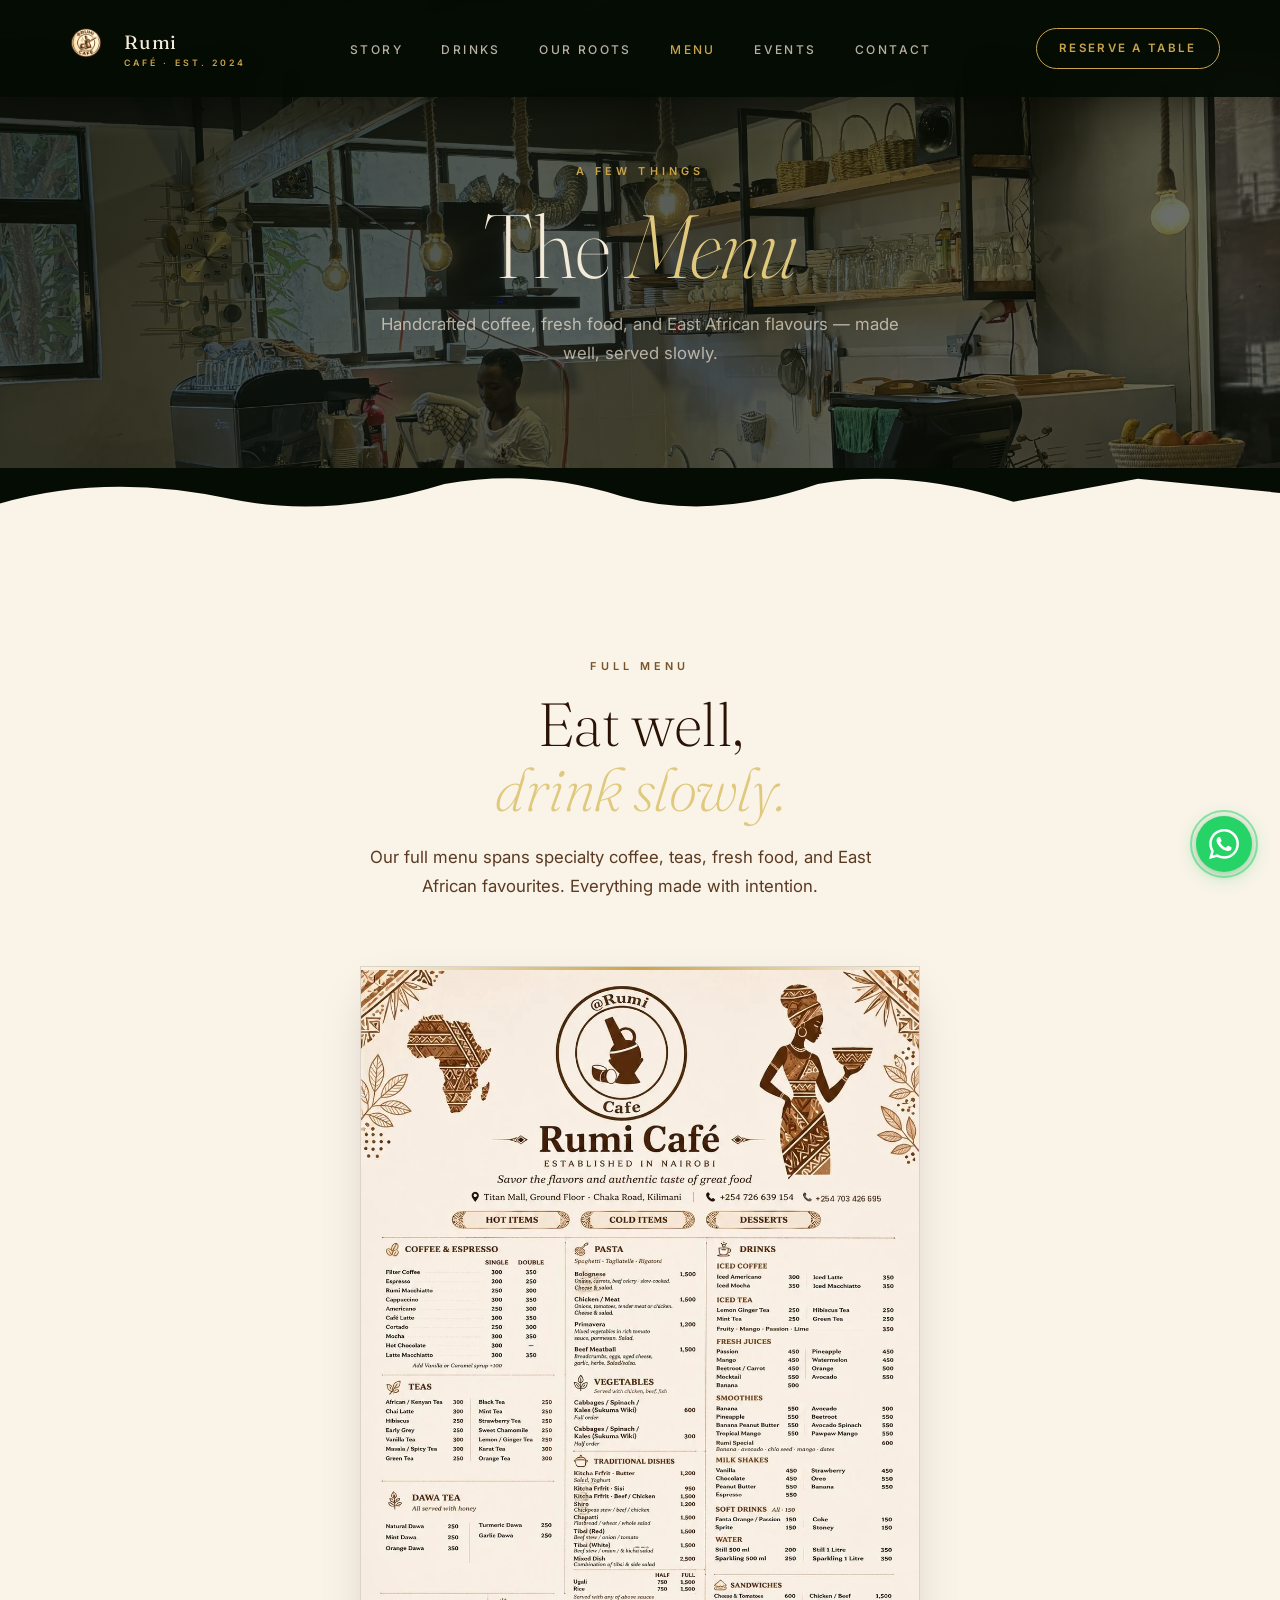
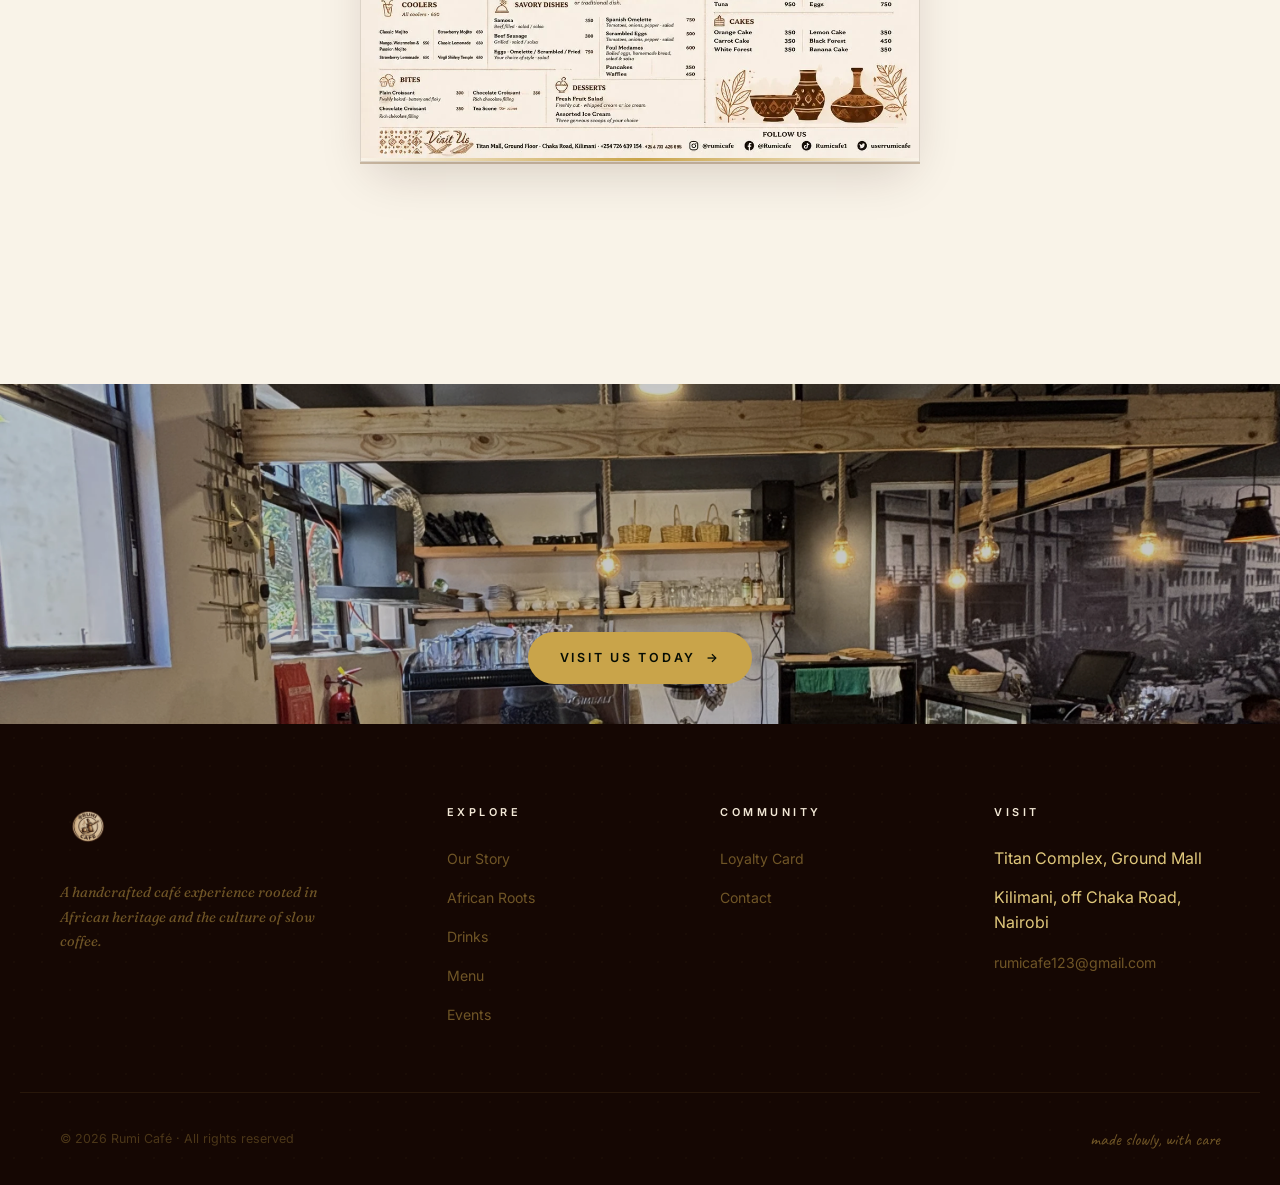
<file: pages/menu.html>
<!DOCTYPE html>
<html lang="en">
<head>
<meta charset="UTF-8" />
<meta name="viewport" content="width=device-width, initial-scale=1.0" />
<title>Menu — Rumi Café</title>
<meta name="description" content="Rumi Café full menu — coffee, teas, dawa, coolers, food, and desserts. Established in Nairobi." />
<link rel="preconnect" href="https://fonts.googleapis.com">
<link rel="preconnect" href="https://fonts.gstatic.com" crossorigin>
<link href="https://fonts.googleapis.com/css2?family=Fraunces:ital,opsz,wght@0,9..144,200;0,9..144,300;0,9..144,400;1,9..144,200;1,9..144,300;1,9..144,400&family=Inter:wght@300;400;500;600&family=Caveat:wght@400;500;600&display=swap" rel="stylesheet">
<link rel="stylesheet" href="../assets/css/rumi.css">
</head>
<body>

<nav class="nav nav-inner-page" id="nav">
  <div class="wrap nav-inner">
    <a href="../index.html" class="nav-logo">
      <img src="../assets/logo/rumi_logo.png" alt="Rumi Café logo" style="height:52px;width:52px" />
      <span>Rumi<small>Café · Est. 2024</small></span>
    </a>
    <ul class="nav-links" id="navLinks">
      <li><a href="story.html">Story</a></li>
      <li><a href="drinks.html">Drinks</a></li>
      <li><a href="roots.html">Our Roots</a></li>
      <li><a href="menu.html" style="color:var(--gold)">Menu</a></li>
      <li><a href="events.html">Events</a></li>
      <li><a href="contact.html">Contact</a></li>
    </ul>
    <a href="contact.html#visit" class="nav-cta">Reserve a Table</a>
    <button class="nav-toggle" id="navToggle" aria-label="Toggle menu"><span></span><span></span><span></span></button>
  </div>
</nav>

<!-- PAGE HERO -->
<div class="page-hero" style="background-image:url('../assets/images/rumi_cafe_05.webp');background-position:center 40%">
  <div class="page-hero-inner">
    <span class="eyebrow">A Few Things</span>
    <h1>The <em>Menu</em></h1>
    <p>Handcrafted coffee, fresh food, and East African flavours — made well, served slowly.</p>
  </div>
</div>
<div class="page-hero-divider" style="background:var(--ink)">
  <svg viewBox="0 0 1440 70" preserveAspectRatio="none" xmlns="http://www.w3.org/2000/svg" style="display:block;width:100%">
    <path d="M0,70 L0,40 Q120,5 260,35 Q370,58 500,18 Q600,0 700,32 Q800,60 920,18 Q1020,0 1140,38 L1280,12 L1440,28 L1440,70 Z" fill="#f9f3e8"/>
  </svg>
</div>

<!-- MENU SECTION -->
<section class="menu-section" id="menu" style="background:var(--paper)">
  <div class="wrap">
    <div class="section-head reveal" style="margin:0 auto clamp(3rem,5vw,4rem);text-align:center;max-width:600px">
      <span class="eyebrow" style="color:var(--mocha)">Full Menu</span>
      <h2 style="color:var(--espresso)">Eat well,<br><em>drink slowly.</em></h2>
      <p style="color:#5a3a22">Our full menu spans specialty coffee, teas, fresh food, and East African favourites. Everything made with intention.</p>
    </div>
    <div class="reveal d2" style="
        max-width:560px;
        margin:0 auto;
        border-radius:0;
        overflow:hidden;
        border:1px solid rgba(42,18,5,0.14);
        box-shadow:
          0 2px 0 0 rgba(122,84,40,0.35),
          0 20px 48px -12px rgba(42,18,5,0.18);
        position:relative;
      ">
      <!-- thin gold top rule -->
      <div style="height:3px;background:linear-gradient(90deg,transparent,#c9a44a,transparent)"></div>
      <img src="../assets/images/rumi_cafe_01.webp" alt="Rumi Café Full Menu" style="display:block;width:100%;height:auto" />
      <!-- thin gold bottom rule -->
      <div style="height:3px;background:linear-gradient(90deg,transparent,#c9a44a,transparent)"></div>
    </div>
    <div class="reveal" style="text-align:center;margin-top:2.5rem">
      <a href="../Rumi Cafe Menu/One Page Rumi Cafe.pdf" target="_blank" class="btn btn-outline-dark">Download Menu PDF <span class="arrow">→</span></a>
    </div>
  </div>
</section>

<!-- BAR STRIP -->
<div style="height:340px;overflow:hidden;position:relative">
  <img src="../assets/images/rumi_cafe_12.webp" alt="Rumi Café bar" style="width:100%;height:100%;object-fit:cover;object-position:center 40%;filter:brightness(0.78) saturate(1.05)" />
  <div style="position:absolute;inset:0;display:flex;align-items:flex-end;justify-content:center;padding-bottom:2.5rem">
    <a href="contact.html" class="btn btn-gold">Visit Us Today <span class="arrow">→</span></a>
  </div>
</div>

<!-- FOOTER -->
<footer class="footer">
  <div class="wrap footer-grid">
    <div class="footer-brand">
      <img src="../assets/logo/rumi_logo.png" alt="Rumi Café" style="filter:none;opacity:0.85" />
      <p>A handcrafted café experience rooted in African heritage and the culture of slow coffee.</p>
    </div>
    <div><h4>Explore</h4><ul>
      <li><a href="story.html">Our Story</a></li>
      <li><a href="roots.html">African Roots</a></li>
      <li><a href="drinks.html">Drinks</a></li>
      <li><a href="menu.html">Menu</a></li>
      <li><a href="events.html">Events</a></li>
    </ul></div>
    <div><h4>Community</h4><ul>
      <li><a href="story.html#loyalty">Loyalty Card</a></li>
      <li><a href="contact.html">Contact</a></li>
    </ul></div>
    <div><h4>Visit</h4><ul>
      <li>Titan Complex, Ground Mall</li><li>Kilimani, off Chaka Road, Nairobi</li>
      <li><a href="mailto:rumicafe123@gmail.com">rumicafe123@gmail.com</a></li>
    </ul></div>
  </div>
  <div class="wrap footer-bottom"><span>© 2026 Rumi Café · All rights reserved</span><em>made slowly, with care</em></div>
</footer>

<script>
(function(){
  const toggle=document.getElementById('navToggle'),links=document.getElementById('navLinks');
  toggle.addEventListener('click',()=>{toggle.classList.toggle('open');links.classList.toggle('open')});
  links.querySelectorAll('a').forEach(a=>a.addEventListener('click',()=>{toggle.classList.remove('open');links.classList.remove('open')}));
})();
(function(){
  const els=document.querySelectorAll('.reveal');
  if(!('IntersectionObserver' in window)){els.forEach(el=>el.classList.add('in'));return}
  const io=new IntersectionObserver(entries=>{entries.forEach(e=>{if(e.isIntersecting){e.target.classList.add('in');io.unobserve(e.target)}})},{threshold:0.1});
  els.forEach(el=>io.observe(el));
})();
</script>

<!-- FLOATING WHATSAPP BUTTON -->
<a href="https://wa.me/254703426695" class="wa-float" target="_blank" rel="noopener" aria-label="Chat with us on WhatsApp">
  <span class="wa-float__tip">Chat with us on WhatsApp</span>
  <span class="wa-float__pulse" aria-hidden="true"></span>
  <svg class="wa-float__icon" viewBox="0 0 24 24" xmlns="http://www.w3.org/2000/svg" aria-hidden="true">
    <path d="M17.472 14.382c-.297-.149-1.758-.867-2.03-.967-.273-.099-.471-.148-.67.15-.197.297-.767.966-.94 1.164-.173.199-.347.223-.644.075-.297-.15-1.255-.463-2.39-1.475-.883-.788-1.48-1.761-1.653-2.059-.173-.297-.018-.458.13-.606.134-.133.298-.347.446-.52.149-.174.198-.298.298-.497.099-.198.05-.371-.025-.52-.075-.149-.669-1.612-.916-2.207-.242-.579-.487-.5-.669-.51-.173-.008-.371-.01-.57-.01-.198 0-.52.074-.792.372-.272.297-1.04 1.016-1.04 2.479 0 1.462 1.065 2.875 1.213 3.074.149.198 2.096 3.2 5.077 4.487.709.306 1.262.489 1.694.625.712.227 1.36.195 1.871.118.571-.085 1.758-.719 2.006-1.413.248-.694.248-1.289.173-1.413-.074-.124-.272-.198-.57-.347m-5.421 7.403h-.004a9.87 9.87 0 01-5.031-1.378l-.361-.214-3.741.982.998-3.648-.235-.374a9.86 9.86 0 01-1.51-5.26c.001-5.45 4.436-9.884 9.888-9.884 2.64 0 5.122 1.03 6.988 2.898a9.825 9.825 0 012.893 6.994c-.003 5.45-4.437 9.884-9.885 9.884m8.413-18.297A11.815 11.815 0 0012.05 0C5.495 0 .16 5.335.157 11.892c0 2.096.547 4.142 1.588 5.945L.057 24l6.305-1.654a11.882 11.882 0 005.683 1.448h.005c6.554 0 11.89-5.335 11.893-11.893a11.821 11.821 0 00-3.48-8.413z"/>
  </svg>
</a>
</body>
</html>
</file>
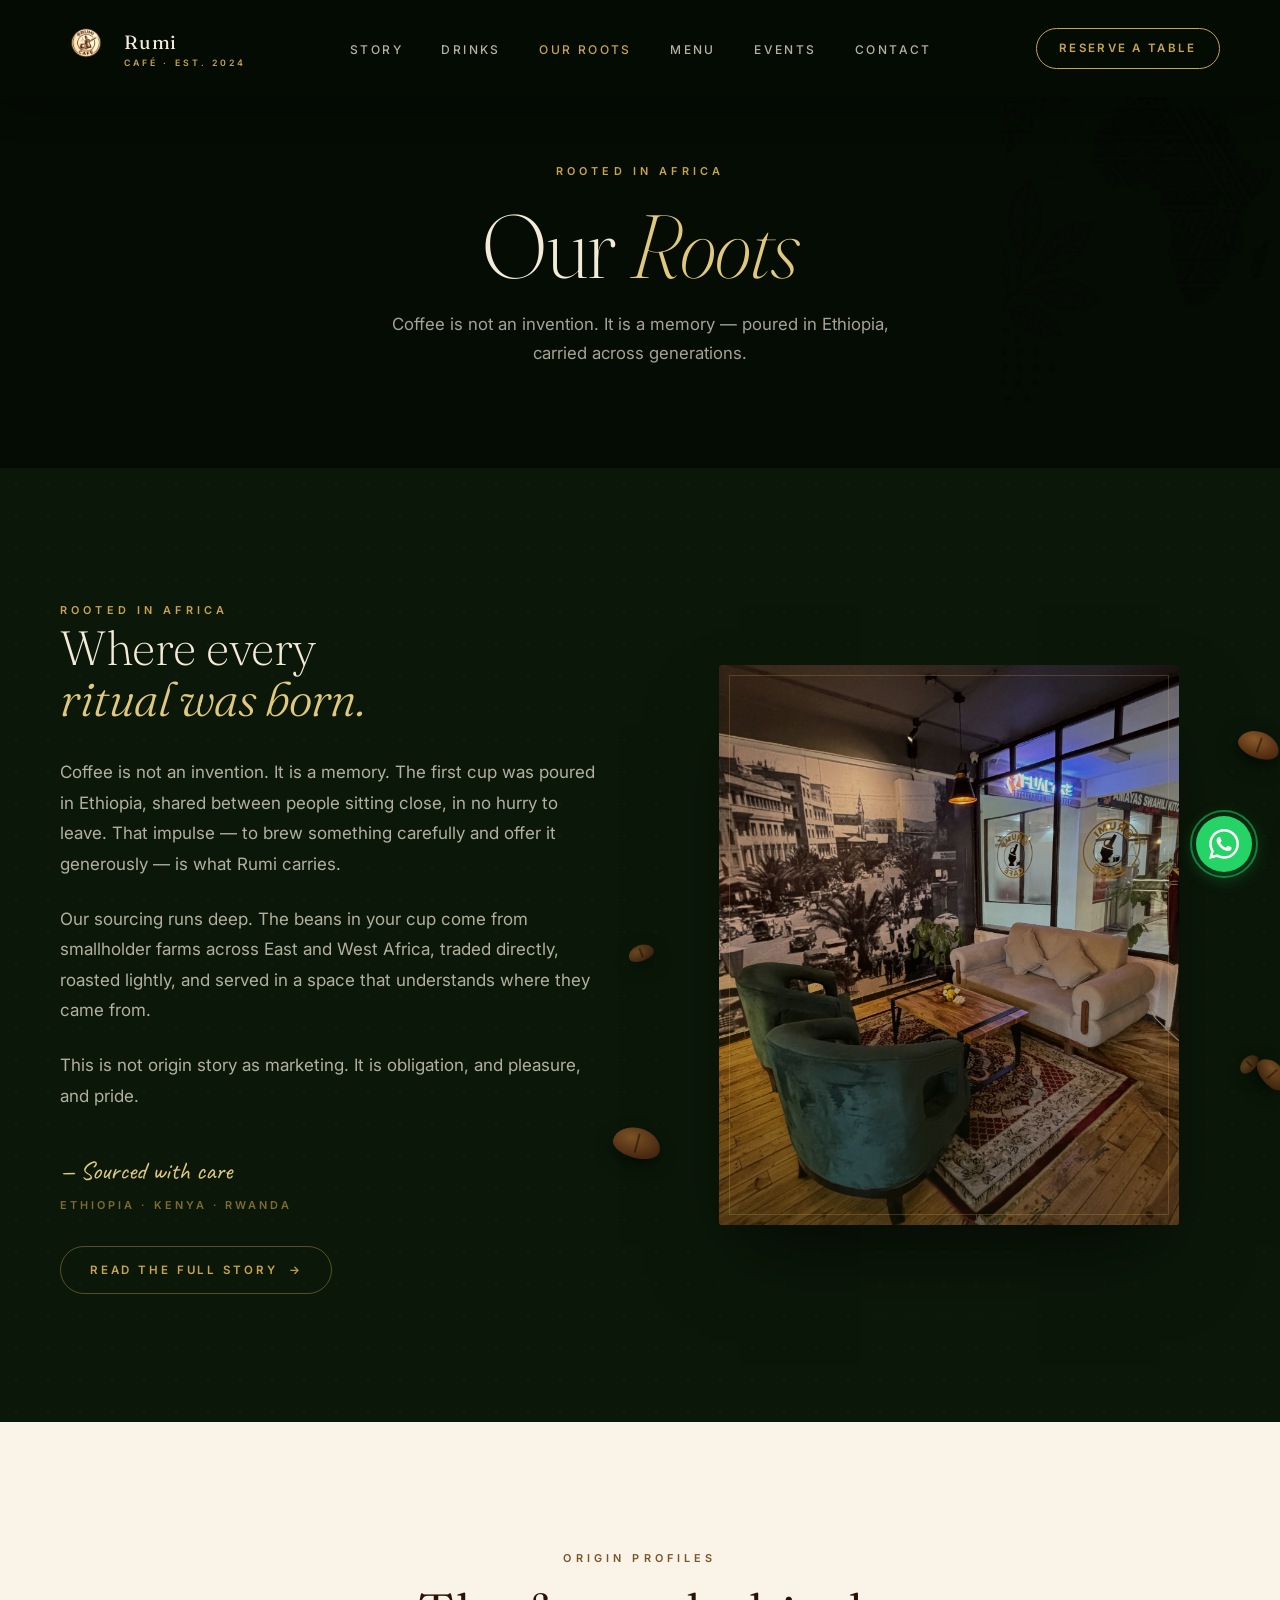
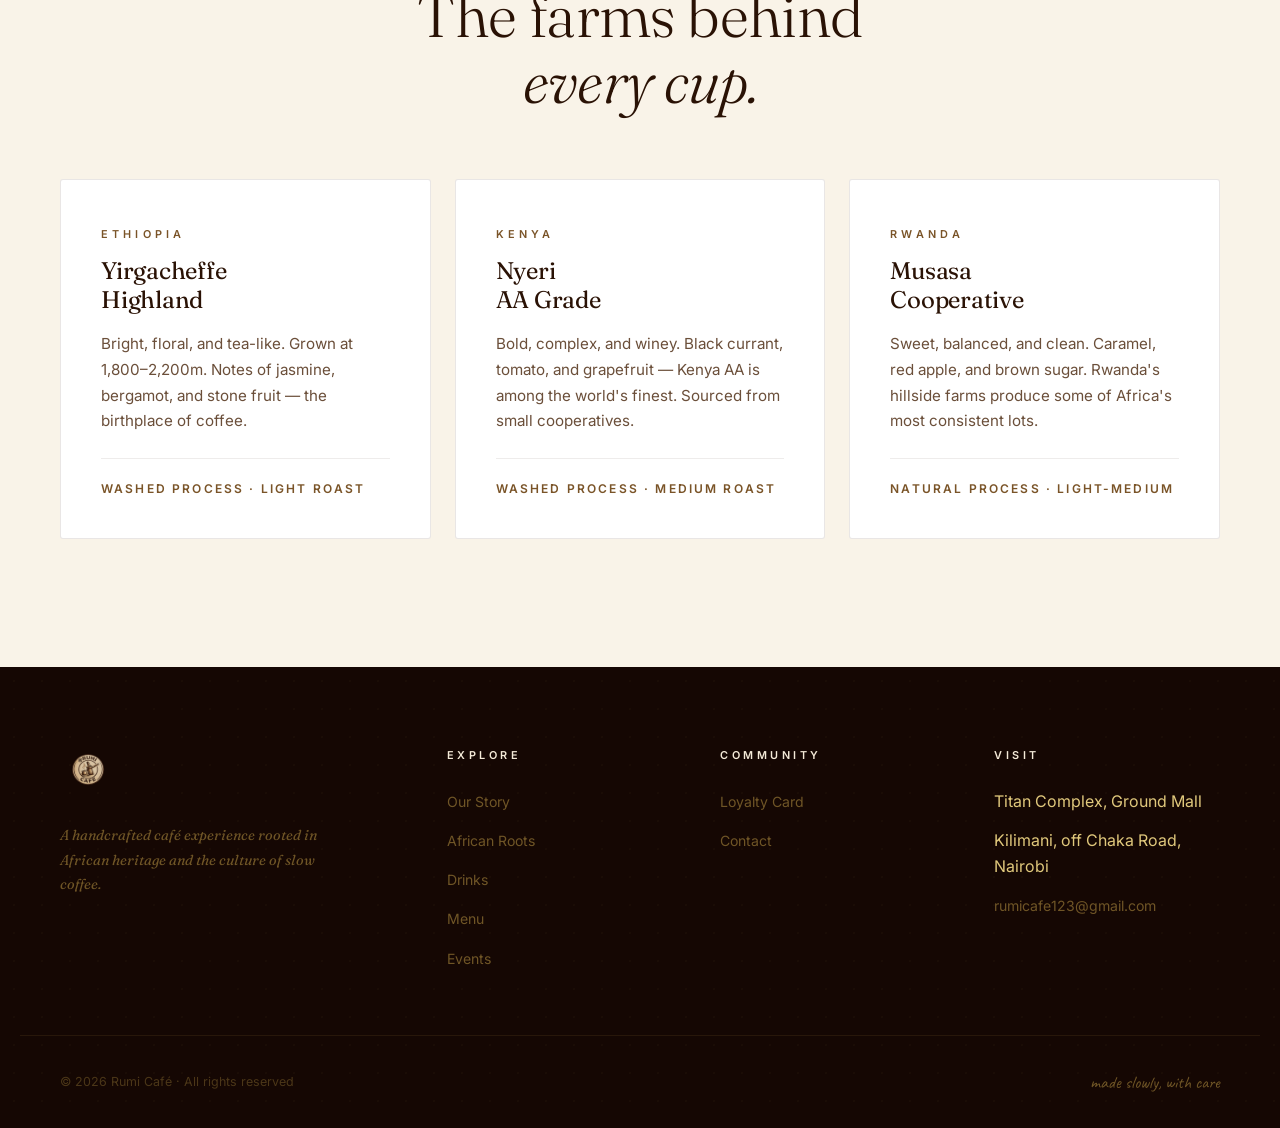
<file: pages/roots.html>
<!DOCTYPE html>
<html lang="en">
<head>
<meta charset="UTF-8" />
<meta name="viewport" content="width=device-width, initial-scale=1.0" />
<title>Our Roots — Rumi Café</title>
<meta name="description" content="Rumi Café's African roots — coffee sourced from Ethiopia, Kenya and Rwanda with care and heritage." />
<link rel="preconnect" href="https://fonts.googleapis.com">
<link rel="preconnect" href="https://fonts.gstatic.com" crossorigin>
<link href="https://fonts.googleapis.com/css2?family=Fraunces:ital,opsz,wght@0,9..144,200;0,9..144,300;0,9..144,400;1,9..144,200;1,9..144,300;1,9..144,400&family=Inter:wght@300;400;500;600&family=Caveat:wght@400;500;600&display=swap" rel="stylesheet">
<link rel="stylesheet" href="../assets/css/rumi.css">
</head>
<body>

<nav class="nav nav-inner-page" id="nav">
  <div class="wrap nav-inner">
    <a href="../index.html" class="nav-logo">
      <img src="../assets/logo/rumi_logo.png" alt="Rumi Café logo" style="height:52px;width:52px" />
      <span>Rumi<small>Café · Est. 2024</small></span>
    </a>
    <ul class="nav-links" id="navLinks">
      <li><a href="story.html">Story</a></li>
      <li><a href="drinks.html">Drinks</a></li>
      <li><a href="roots.html" style="color:var(--gold)">Our Roots</a></li>
      <li><a href="menu.html">Menu</a></li>
      <li><a href="events.html">Events</a></li>
      <li><a href="contact.html">Contact</a></li>
    </ul>
    <a href="contact.html#visit" class="nav-cta">Reserve a Table</a>
    <button class="nav-toggle" id="navToggle" aria-label="Toggle menu"><span></span><span></span><span></span></button>
  </div>
</nav>

<!-- PAGE HERO -->
<div class="page-hero" style="background-image:url('../assets/images/rumi_cafe_15.webp');background-color:var(--ink);background-blend-mode:multiply;background-size:contain;background-repeat:no-repeat;background-position:center right">
  <div class="page-hero-inner">
    <span class="eyebrow">Rooted in Africa</span>
    <h1>Our <em>Roots</em></h1>
    <p>Coffee is not an invention. It is a memory — poured in Ethiopia, carried across generations.</p>
  </div>
</div>

<!-- ROOTS SECTION -->
<section class="roots section-pad" id="roots">
  <div class="wrap">
    <div class="roots-inner">
      <div class="roots-text reveal">
        <span class="eyebrow">Rooted in Africa</span>
        <h2 style="font-size:clamp(1.8rem,4vw,3rem)">Where every<br><em>ritual was born.</em></h2>
        <p>Coffee is not an invention. It is a memory. The first cup was poured in Ethiopia, shared between people sitting close, in no hurry to leave. That impulse — to brew something carefully and offer it generously — is what Rumi carries.</p>
        <p>Our sourcing runs deep. The beans in your cup come from smallholder farms across East and West Africa, traded directly, roasted lightly, and served in a space that understands where they came from.</p>
        <p>This is not origin story as marketing. It is obligation, and pleasure, and pride.</p>
        <span class="roots-sig">— Sourced with care<small>Ethiopia · Kenya · Rwanda</small></span>
        <a href="story.html" class="roots-btn">Read the full story <span class="arrow">→</span></a>
      </div>
      <div class="roots-img-wrap reveal d2">
        <div class="roots-bean"></div><div class="roots-bean"></div><div class="roots-bean"></div>
        <div class="roots-bean"></div><div class="roots-bean"></div><div class="roots-bean"></div>
        <div class="roots-img-frame">
          <img src="../assets/images/rumi_cafe_06.webp" alt="Rumi Café vintage lounge — African heritage" />
        </div>
      </div>
    </div>
  </div>
</section>

<!-- ORIGINS GRID -->
<section style="background:var(--paper);padding:clamp(5rem,10vw,8rem) 0">
  <div class="wrap">
    <div class="section-head reveal" style="text-align:center;margin:0 auto clamp(3rem,5vw,4rem);max-width:600px">
      <span class="eyebrow" style="color:var(--mocha)">Origin Profiles</span>
      <h2 style="color:var(--espresso)">The farms behind<br><em>every cup.</em></h2>
    </div>
    <div style="display:grid;grid-template-columns:repeat(auto-fit,minmax(280px,1fr));gap:1.5rem" class="reveal d2">
      <div style="padding:2.5rem;border:1px solid rgba(42,18,5,0.1);border-radius:3px;background:#fff">
        <span class="eyebrow" style="color:var(--mocha)">Ethiopia</span>
        <h3 style="font-family:var(--serif);font-size:1.5rem;color:var(--espresso);font-weight:400;margin:0.75rem 0 1rem">Yirgacheffe<br>Highland</h3>
        <p style="color:#6b4f3a;font-size:0.95rem;line-height:1.7">Bright, floral, and tea-like. Grown at 1,800–2,200m. Notes of jasmine, bergamot, and stone fruit — the birthplace of coffee.</p>
        <div style="margin-top:1.5rem;padding-top:1.25rem;border-top:1px solid rgba(42,18,5,0.08);font-size:0.75rem;letter-spacing:0.18em;text-transform:uppercase;color:var(--mocha);font-weight:600">Washed Process · Light Roast</div>
      </div>
      <div style="padding:2.5rem;border:1px solid rgba(42,18,5,0.1);border-radius:3px;background:#fff">
        <span class="eyebrow" style="color:var(--mocha)">Kenya</span>
        <h3 style="font-family:var(--serif);font-size:1.5rem;color:var(--espresso);font-weight:400;margin:0.75rem 0 1rem">Nyeri<br>AA Grade</h3>
        <p style="color:#6b4f3a;font-size:0.95rem;line-height:1.7">Bold, complex, and winey. Black currant, tomato, and grapefruit — Kenya AA is among the world's finest. Sourced from small cooperatives.</p>
        <div style="margin-top:1.5rem;padding-top:1.25rem;border-top:1px solid rgba(42,18,5,0.08);font-size:0.75rem;letter-spacing:0.18em;text-transform:uppercase;color:var(--mocha);font-weight:600">Washed Process · Medium Roast</div>
      </div>
      <div style="padding:2.5rem;border:1px solid rgba(42,18,5,0.1);border-radius:3px;background:#fff">
        <span class="eyebrow" style="color:var(--mocha)">Rwanda</span>
        <h3 style="font-family:var(--serif);font-size:1.5rem;color:var(--espresso);font-weight:400;margin:0.75rem 0 1rem">Musasa<br>Cooperative</h3>
        <p style="color:#6b4f3a;font-size:0.95rem;line-height:1.7">Sweet, balanced, and clean. Caramel, red apple, and brown sugar. Rwanda's hillside farms produce some of Africa's most consistent lots.</p>
        <div style="margin-top:1.5rem;padding-top:1.25rem;border-top:1px solid rgba(42,18,5,0.08);font-size:0.75rem;letter-spacing:0.18em;text-transform:uppercase;color:var(--mocha);font-weight:600">Natural Process · Light-Medium</div>
      </div>
    </div>
  </div>
</section>

<!-- FOOTER -->
<footer class="footer">
  <div class="wrap footer-grid">
    <div class="footer-brand">
      <img src="../assets/logo/rumi_logo.png" alt="Rumi Café" style="filter:none;opacity:0.85" />
      <p>A handcrafted café experience rooted in African heritage and the culture of slow coffee.</p>
    </div>
    <div><h4>Explore</h4><ul>
      <li><a href="story.html">Our Story</a></li>
      <li><a href="roots.html">African Roots</a></li>
      <li><a href="drinks.html">Drinks</a></li>
      <li><a href="menu.html">Menu</a></li>
      <li><a href="events.html">Events</a></li>
    </ul></div>
    <div><h4>Community</h4><ul>
      <li><a href="story.html#loyalty">Loyalty Card</a></li>
      <li><a href="contact.html">Contact</a></li>
    </ul></div>
    <div><h4>Visit</h4><ul>
      <li>Titan Complex, Ground Mall</li>
      <li>Kilimani, off Chaka Road, Nairobi</li>
      <li><a href="mailto:rumicafe123@gmail.com">rumicafe123@gmail.com</a></li>
    </ul></div>
  </div>
  <div class="wrap footer-bottom">
    <span>© 2026 Rumi Café · All rights reserved</span>
    <em>made slowly, with care</em>
  </div>
</footer>

<script>
(function(){
  const toggle=document.getElementById('navToggle'),links=document.getElementById('navLinks');
  toggle.addEventListener('click',()=>{toggle.classList.toggle('open');links.classList.toggle('open')});
  links.querySelectorAll('a').forEach(a=>a.addEventListener('click',()=>{toggle.classList.remove('open');links.classList.remove('open')}));
})();
(function(){
  const els=document.querySelectorAll('.reveal');
  if(!('IntersectionObserver' in window)){els.forEach(el=>el.classList.add('in'));return}
  const io=new IntersectionObserver(entries=>{entries.forEach(e=>{if(e.isIntersecting){e.target.classList.add('in');io.unobserve(e.target)}})},{threshold:0.1});
  els.forEach(el=>io.observe(el));
})();
</script>

<!-- FLOATING WHATSAPP BUTTON -->
<a href="https://wa.me/254703426695" class="wa-float" target="_blank" rel="noopener" aria-label="Chat with us on WhatsApp">
  <span class="wa-float__tip">Chat with us on WhatsApp</span>
  <span class="wa-float__pulse" aria-hidden="true"></span>
  <svg class="wa-float__icon" viewBox="0 0 24 24" xmlns="http://www.w3.org/2000/svg" aria-hidden="true">
    <path d="M17.472 14.382c-.297-.149-1.758-.867-2.03-.967-.273-.099-.471-.148-.67.15-.197.297-.767.966-.94 1.164-.173.199-.347.223-.644.075-.297-.15-1.255-.463-2.39-1.475-.883-.788-1.48-1.761-1.653-2.059-.173-.297-.018-.458.13-.606.134-.133.298-.347.446-.52.149-.174.198-.298.298-.497.099-.198.05-.371-.025-.52-.075-.149-.669-1.612-.916-2.207-.242-.579-.487-.5-.669-.51-.173-.008-.371-.01-.57-.01-.198 0-.52.074-.792.372-.272.297-1.04 1.016-1.04 2.479 0 1.462 1.065 2.875 1.213 3.074.149.198 2.096 3.2 5.077 4.487.709.306 1.262.489 1.694.625.712.227 1.36.195 1.871.118.571-.085 1.758-.719 2.006-1.413.248-.694.248-1.289.173-1.413-.074-.124-.272-.198-.57-.347m-5.421 7.403h-.004a9.87 9.87 0 01-5.031-1.378l-.361-.214-3.741.982.998-3.648-.235-.374a9.86 9.86 0 01-1.51-5.26c.001-5.45 4.436-9.884 9.888-9.884 2.64 0 5.122 1.03 6.988 2.898a9.825 9.825 0 012.893 6.994c-.003 5.45-4.437 9.884-9.885 9.884m8.413-18.297A11.815 11.815 0 0012.05 0C5.495 0 .16 5.335.157 11.892c0 2.096.547 4.142 1.588 5.945L.057 24l6.305-1.654a11.882 11.882 0 005.683 1.448h.005c6.554 0 11.89-5.335 11.893-11.893a11.821 11.821 0 00-3.48-8.413z"/>
  </svg>
</a>
</body>
</html>
</file>
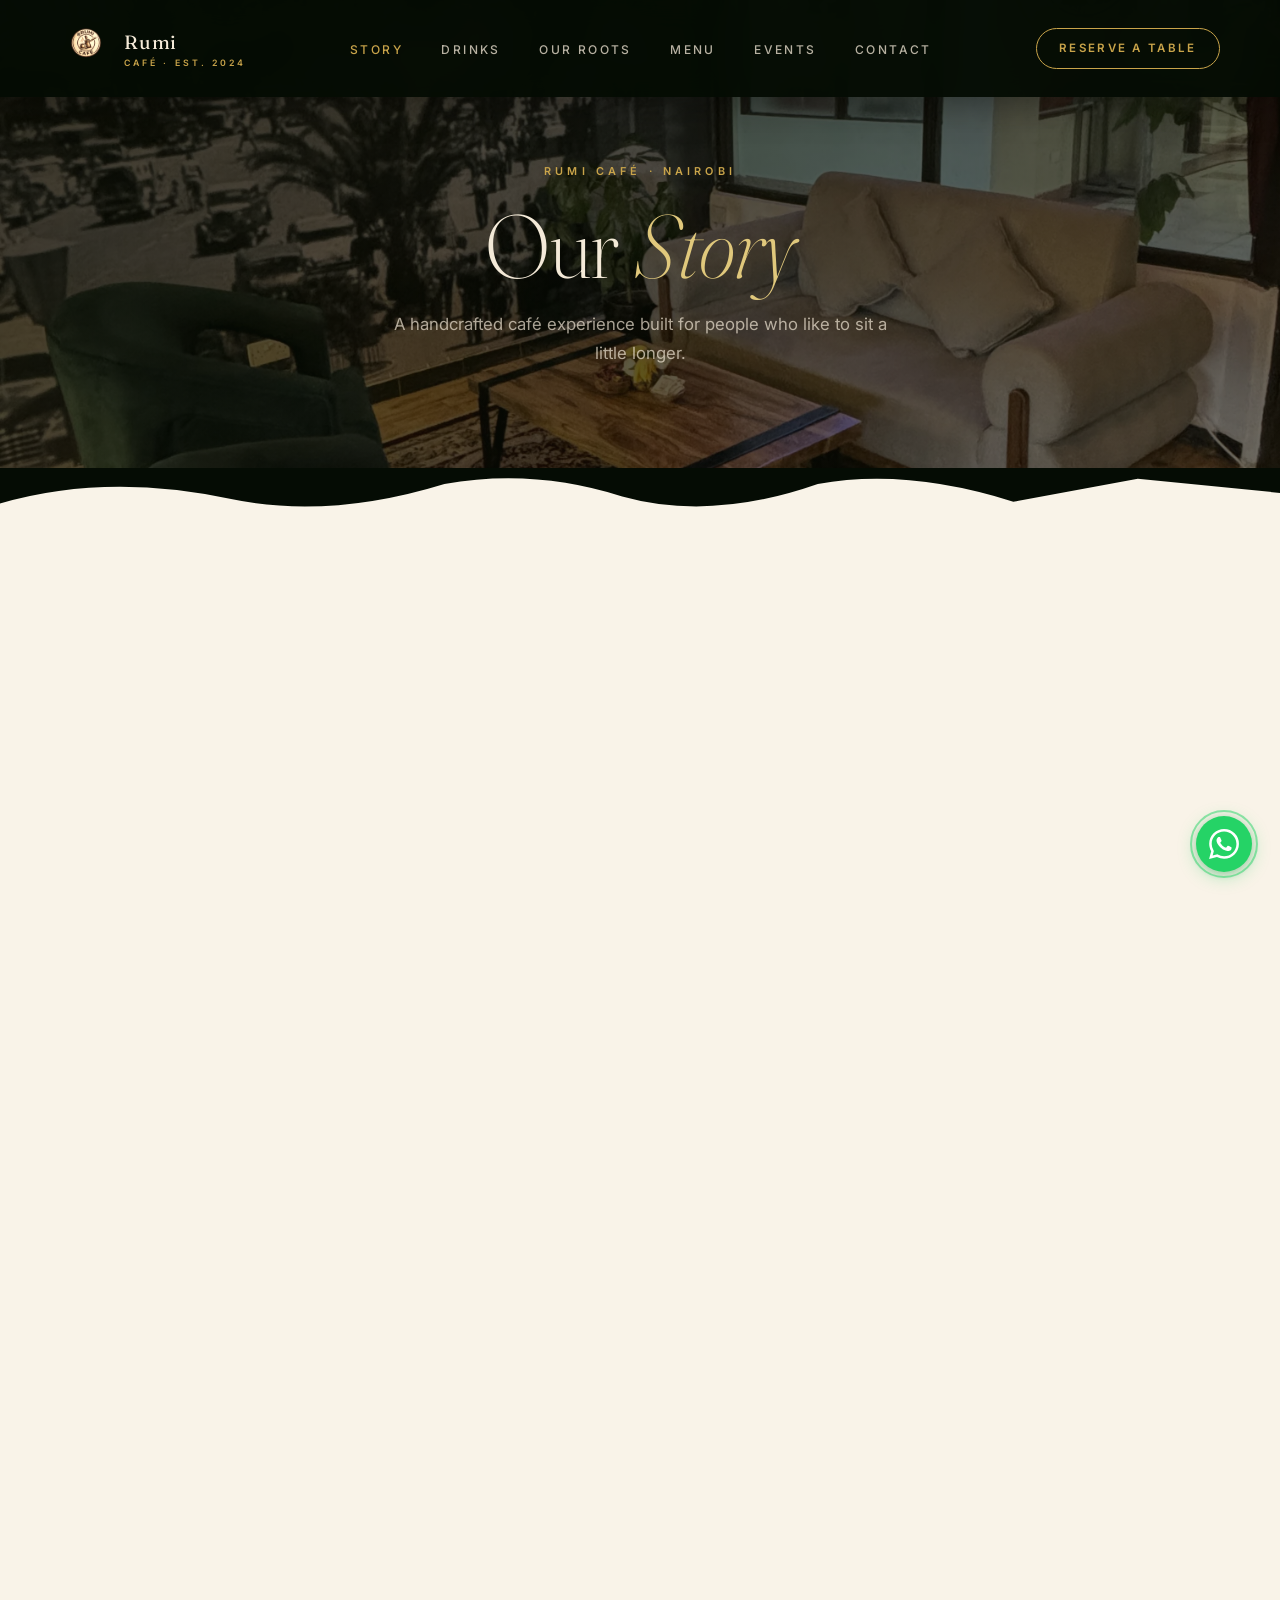
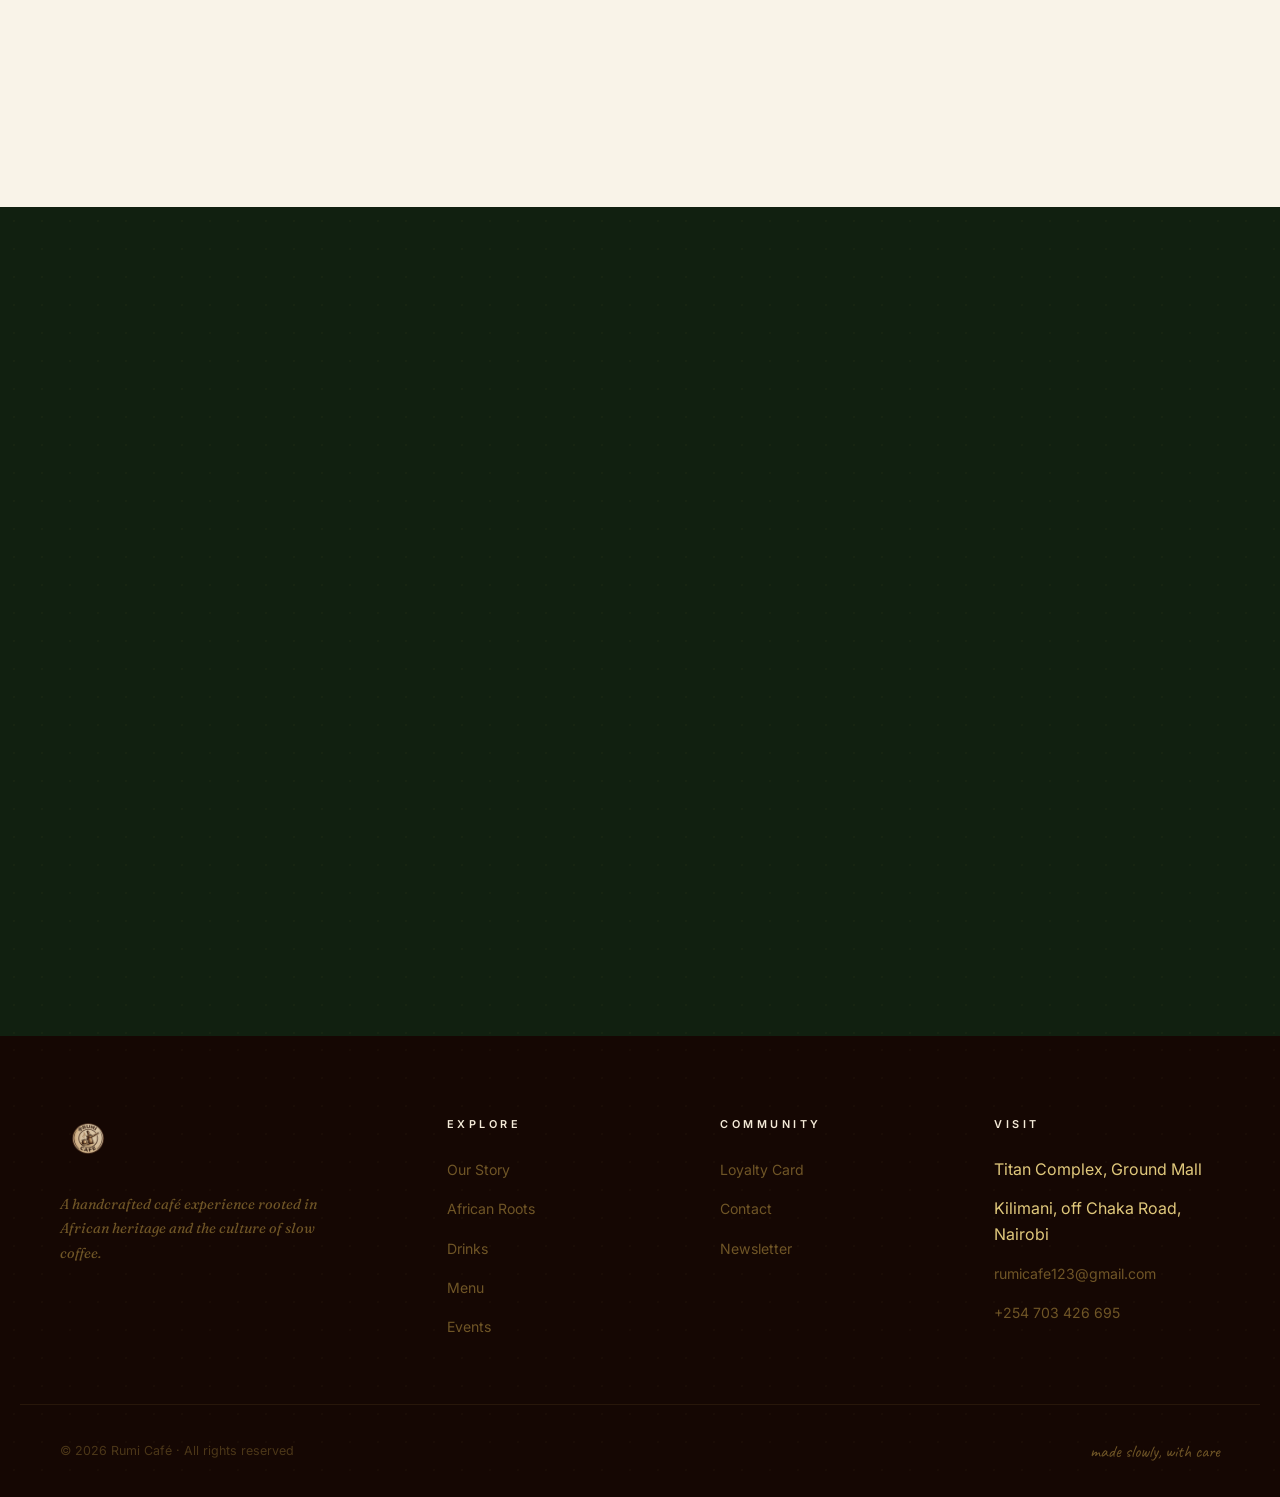
<file: pages/story.html>
<!DOCTYPE html>
<html lang="en">
<head>
<meta charset="UTF-8" />
<meta name="viewport" content="width=device-width, initial-scale=1.0" />
<title>Our Story — Rumi Café</title>
<meta name="description" content="The story behind Rumi Café — slow coffee rooted in African heritage, brewed in Nairobi." />
<link rel="preconnect" href="https://fonts.googleapis.com">
<link rel="preconnect" href="https://fonts.gstatic.com" crossorigin>
<link href="https://fonts.googleapis.com/css2?family=Fraunces:ital,opsz,wght@0,9..144,200;0,9..144,300;0,9..144,400;1,9..144,200;1,9..144,300;1,9..144,400&family=Inter:wght@300;400;500;600&family=Caveat:wght@400;500;600&display=swap" rel="stylesheet">
<link rel="stylesheet" href="../assets/css/rumi.css">
</head>
<body>

<!-- NAV -->
<nav class="nav nav-inner-page" id="nav">
  <div class="wrap nav-inner">
    <a href="../index.html" class="nav-logo">
      <img src="../assets/logo/rumi_logo.png" alt="Rumi Café logo" style="height:52px;width:52px" />
      <span>Rumi<small>Café · Est. 2024</small></span>
    </a>
    <ul class="nav-links" id="navLinks">
      <li><a href="story.html" style="color:var(--gold)">Story</a></li>
      <li><a href="drinks.html">Drinks</a></li>
      <li><a href="roots.html">Our Roots</a></li>
      <li><a href="menu.html">Menu</a></li>
      <li><a href="events.html">Events</a></li>
      <li><a href="contact.html">Contact</a></li>
    </ul>
    <a href="contact.html#visit" class="nav-cta">Reserve a Table</a>
    <button class="nav-toggle" id="navToggle" aria-label="Toggle menu">
      <span></span><span></span><span></span>
    </button>
  </div>
</nav>

<!-- PAGE HERO -->
<div class="page-hero" style="background-image:url('../assets/images/rumi_cafe_06.webp')">
  <div class="page-hero-inner">
    <span class="eyebrow">Rumi Café · Nairobi</span>
    <h1>Our <em>Story</em></h1>
    <p>A handcrafted café experience built for people who like to sit a little longer.</p>
  </div>
</div>
<div class="page-hero-divider" style="background:var(--ink)">
  <svg viewBox="0 0 1440 70" preserveAspectRatio="none" xmlns="http://www.w3.org/2000/svg" style="display:block;width:100%">
    <path d="M0,70 L0,40 Q120,5 260,35 Q370,58 500,18 Q600,0 700,32 Q800,60 920,18 Q1020,0 1140,38 L1280,12 L1440,28 L1440,70 Z" fill="#f9f3e8"/>
  </svg>
</div>

<!-- STORY SECTION -->
<section class="story section-pad">
  <div class="wrap">
    <div class="story-intro reveal">
      <div class="story-pillar">
        <div class="story-pillar-icon">
          <svg viewBox="0 0 56 56" fill="none" xmlns="http://www.w3.org/2000/svg">
            <path d="M28 8 Q20 18 20 28 Q20 40 28 48 Q36 40 36 28 Q36 18 28 8Z" fill="#3a1f0a" opacity="0.15"/>
            <circle cx="28" cy="28" r="10" fill="#3a1f0a" opacity="0.8"/>
          </svg>
        </div>
        <h4>African Origin</h4>
        <p>Sourced from smallholder farms across Ethiopia, Kenya, and Rwanda — traded directly, no middlemen.</p>
      </div>
      <div class="story-pillar">
        <div class="story-pillar-icon">
          <svg viewBox="0 0 56 56" fill="none" xmlns="http://www.w3.org/2000/svg">
            <ellipse cx="28" cy="32" rx="18" ry="10" fill="#3a1f0a" opacity="0.12"/>
            <path d="M18 25 Q28 10 38 25" stroke="#3a1f0a" stroke-width="2" fill="none" opacity="0.6"/>
            <circle cx="28" cy="32" r="5" fill="#3a1f0a" opacity="0.7"/>
          </svg>
        </div>
        <h4>Richness &amp; Selection</h4>
        <p>Each lot is cupped, graded, and selected for complexity — bright, layered, and never bitter.</p>
      </div>
      <div class="story-pillar">
        <div class="story-pillar-icon">
          <svg viewBox="0 0 56 56" fill="none" xmlns="http://www.w3.org/2000/svg">
            <rect x="20" y="14" width="16" height="28" rx="2" fill="#3a1f0a" opacity="0.15"/>
            <rect x="19" y="40" width="18" height="4" rx="1" fill="#3a1f0a" opacity="0.6"/>
          </svg>
        </div>
        <h4>Handcrafted Brewing</h4>
        <p>Slow pour-overs, careful espresso pulls, 18-hour cold brews. Every method chosen for the bean.</p>
      </div>
    </div>

    <div class="story-grid" style="margin-top:clamp(4rem,8vw,7rem)">
      <div class="story-img reveal">
        <img src="../assets/images/rumi_cafe_15.webp" alt="Africa — where Rumi's coffee story begins" />
      </div>
      <div class="story-text reveal d2">
        <span class="eyebrow">Our Story</span>
        <h2>Coffee, but <em>slower.</em></h2>
        <p>Rumi began with a simple wish — to build a corner of the city where people could sit without rushing. Where the coffee is made by someone who cares, the music doesn't fight you, and the chair is the kind you settle into.</p>
        <p>Every cup carries a lineage. The beans come from the same continent that taught the world how to drink coffee — small farms, careful hands, generations of knowledge. We brew them slowly, on purpose.</p>
        <p>We believe the most luxurious thing a café can offer isn't a fancy drink — it's the feeling of being unhurried.</p>
        <span class="story-sig">— the Rumi team<small>Nairobi · Est. 2024</small></span>
      </div>
    </div>
  </div>
</section>

<!-- LOYALTY -->
<section class="loyalty section-pad" id="loyalty">
  <div class="wrap loyalty-grid">
    <div class="loyalty-text reveal">
      <span class="eyebrow">The Loyalty Card</span>
      <h2>Stay a regular.<br><em>We'll remember.</em></h2>
      <p>A quiet, generous rewards system. No app required — just show up, stamp your card, and move through three tiers of perks built for regulars.</p>

      <table class="loyalty-tiers" aria-label="Loyalty tiers">
        <thead>
          <tr><th>Tier</th><th>Threshold</th><th>Perks</th></tr>
        </thead>
        <tbody>
          <tr>
            <td class="tier-name">Espresso Tier</td>
            <td>Join free</td>
            <td>10th coffee free + birthday pastry</td>
          </tr>
          <tr>
            <td class="tier-name">Mocha Tier</td>
            <td>10 visits</td>
            <td>Early event access + community badge</td>
          </tr>
          <tr class="tier-gold">
            <td class="tier-name">Rumi Gold</td>
            <td>25 visits</td>
            <td>Priority seating + seasonal menu previews</td>
          </tr>
        </tbody>
      </table>

      <button id="loyaltySignupBtn" class="loyalty-btn" style="margin-top:2.5rem">
        Join the card — your tenth coffee is already waiting <span class="arrow">→</span>
      </button>
    </div>
    <div class="loyalty-card reveal d2">
      <div class="loyalty-card-head">
        <img src="../assets/logo/rumi_logo.png" alt="" style="filter:none;opacity:0.9" />
        <small>Member · 2024</small>
      </div>
      <div class="loyalty-card-name">Amina K.</div>
      <div class="loyalty-card-tier">— espresso tier —</div>
      <div class="stamp-grid" aria-label="3 of 10 stamps collected">
        <span class="stamp" title="Visit 1">☕</span>
        <span class="stamp" title="Visit 2">☕</span>
        <span class="stamp" title="Visit 3">☕</span>
        <span class="stamp stamp--empty" title="Visit 4">☕</span>
        <span class="stamp stamp--empty" title="Visit 5">☕</span>
        <span class="stamp stamp--empty" title="Visit 6">☕</span>
        <span class="stamp stamp--empty" title="Visit 7">☕</span>
        <span class="stamp stamp--empty" title="Visit 8">☕</span>
        <span class="stamp stamp--empty" title="Visit 9">☕</span>
        <span class="stamp stamp--empty stamp--free" title="10th visit — free coffee!">☕</span>
      </div>
      <p class="stamp-label">3 of 10 — 7 more until your free coffee</p>
      <div class="loyalty-card-footer" style="margin-top:1.25rem"><span>★☆☆</span><span>card no. 0148</span></div>
    </div>
  </div>
</section>

<!-- FOOTER -->
<footer class="footer">
  <div class="wrap footer-grid">
    <div class="footer-brand">
      <img src="../assets/logo/rumi_logo.png" alt="Rumi Café" style="filter:none;opacity:0.85" />
      <p>A handcrafted café experience rooted in African heritage and the culture of slow coffee.</p>
    </div>
    <div><h4>Explore</h4><ul>
      <li><a href="story.html">Our Story</a></li>
      <li><a href="roots.html">African Roots</a></li>
      <li><a href="drinks.html">Drinks</a></li>
      <li><a href="menu.html">Menu</a></li>
      <li><a href="events.html">Events</a></li>
    </ul></div>
    <div><h4>Community</h4><ul>
      <li><a href="story.html#loyalty">Loyalty Card</a></li>
      <li><a href="contact.html">Contact</a></li>
      <li><a href="#">Newsletter</a></li>
    </ul></div>
    <div><h4>Visit</h4><ul>
      <li>Titan Complex, Ground Mall</li>
      <li>Kilimani, off Chaka Road, Nairobi</li>
      <li><a href="mailto:rumicafe123@gmail.com">rumicafe123@gmail.com</a></li>
      <li><a href="tel:+254703426695">+254 703 426 695</a></li>
    </ul></div>
  </div>
  <div class="wrap footer-bottom">
    <span>© 2026 Rumi Café · All rights reserved</span>
    <em>made slowly, with care</em>
  </div>
</footer>

<!-- LOYALTY MODAL -->
<div class="modal-overlay" id="loyaltyModal" role="dialog" aria-modal="true">
  <div class="modal-box">
    <button class="modal-close" id="loyaltyModalClose">✕</button>
    <p class="modal-eyebrow">The Loyalty Card</p>
    <h2 class="modal-title">Join the card.</h2>
    <p class="modal-sub">Stamp your way to free coffee, priority seating, and seasonal previews. Starts the moment you walk in.</p>
    <form class="modal-form" id="loyaltyForm" action="https://formspree.io/f/YOUR_FORM_ID" method="POST" novalidate>
      <div class="cf-field"><label for="lf-name">Full name</label><input type="text" id="lf-name" name="name" placeholder="Your name" required /></div>
      <div class="cf-field"><label for="lf-email">Email</label><input type="email" id="lf-email" name="email" placeholder="you@example.com" required /></div>
      <div class="cf-field"><label for="lf-phone">Phone (optional)</label><input type="tel" id="lf-phone" name="phone" placeholder="+254 …" /></div>
      <div class="cf-field"><label for="lf-birthday">Birthday month (for pastry)</label>
        <select id="lf-birthday" name="birthdayMonth">
          <option value="">— choose a month —</option>
          <option>January</option><option>February</option><option>March</option>
          <option>April</option><option>May</option><option>June</option>
          <option>July</option><option>August</option><option>September</option>
          <option>October</option><option>November</option><option>December</option>
        </select>
      </div>
      <button type="submit" class="modal-submit">Join the card →</button>
      <p class="modal-note" id="loyaltyNote"></p>
    </form>
    <div class="loyalty-success" id="loyaltySuccess">
      <p class="loyalty-success__msg"></p>
      <a href="https://wa.me/254703426695?text=Hi+Rumi+Café,+I+just+joined+the+loyalty+card" target="_blank" rel="noopener" class="loyalty-success__wa">
        <svg viewBox="0 0 24 24" xmlns="http://www.w3.org/2000/svg" aria-hidden="true"><path d="M17.472 14.382c-.297-.149-1.758-.867-2.03-.967-.273-.099-.471-.148-.67.15-.197.297-.767.966-.94 1.164-.173.199-.347.223-.644.075-.297-.15-1.255-.463-2.39-1.475-.883-.788-1.48-1.761-1.653-2.059-.173-.297-.018-.458.13-.606.134-.133.298-.347.446-.52.149-.174.198-.298.298-.497.099-.198.05-.371-.025-.52-.075-.149-.669-1.612-.916-2.207-.242-.579-.487-.5-.669-.51-.173-.008-.371-.01-.57-.01-.198 0-.52.074-.792.372-.272.297-1.04 1.016-1.04 2.479 0 1.462 1.065 2.875 1.213 3.074.149.198 2.096 3.2 5.077 4.487.709.306 1.262.489 1.694.625.712.227 1.36.195 1.871.118.571-.085 1.758-.719 2.006-1.413.248-.694.248-1.289.173-1.413-.074-.124-.272-.198-.57-.347m-5.421 7.403h-.004a9.87 9.87 0 01-5.031-1.378l-.361-.214-3.741.982.998-3.648-.235-.374a9.86 9.86 0 01-1.51-5.26c.001-5.45 4.436-9.884 9.888-9.884 2.64 0 5.122 1.03 6.988 2.898a9.825 9.825 0 012.893 6.994c-.003 5.45-4.437 9.884-9.885 9.884m8.413-18.297A11.815 11.815 0 0012.05 0C5.495 0 .16 5.335.157 11.892c0 2.096.547 4.142 1.588 5.945L.057 24l6.305-1.654a11.882 11.882 0 005.683 1.448h.005c6.554 0 11.89-5.335 11.893-11.893a11.821 11.821 0 00-3.48-8.413z"/></svg>
        Let us know you joined →
      </a>
    </div>
  </div>
</div>

<script>
(function(){
  const toggle=document.getElementById('navToggle'),links=document.getElementById('navLinks');
  toggle.addEventListener('click',()=>{toggle.classList.toggle('open');links.classList.toggle('open')});
  links.querySelectorAll('a').forEach(a=>a.addEventListener('click',()=>{toggle.classList.remove('open');links.classList.remove('open')}));
})();
(function(){
  const els=document.querySelectorAll('.reveal');
  if(!('IntersectionObserver' in window)){els.forEach(el=>el.classList.add('in'));return}
  const io=new IntersectionObserver(entries=>{entries.forEach(e=>{if(e.isIntersecting){e.target.classList.add('in');io.unobserve(e.target)}})},{threshold:0.1});
  els.forEach(el=>io.observe(el));
})();
(function(){
  const overlay=document.getElementById('loyaltyModal');
  function open(){overlay.classList.add('open');document.body.style.overflow='hidden'}
  function close(){overlay.classList.remove('open');document.body.style.overflow=''}
  document.getElementById('loyaltySignupBtn').addEventListener('click',open);
  document.getElementById('loyaltyModalClose').addEventListener('click',close);
  overlay.addEventListener('click',e=>{if(e.target===overlay)close()});
  document.addEventListener('keydown',e=>{if(e.key==='Escape')close()});
  const form=document.getElementById('loyaltyForm'),success=document.getElementById('loyaltySuccess'),note=document.getElementById('loyaltyNote');
  document.getElementById('loyaltySignupBtn').addEventListener=document.getElementById('loyaltySignupBtn').addEventListener;
  form.addEventListener('submit',async function(e){
    e.preventDefault();
    const btn=this.querySelector('.modal-submit');
    const name=document.getElementById('lf-name').value.trim(),email=document.getElementById('lf-email').value.trim();
    if(!name||!email){note.textContent='Please fill in your name and email.';return;}
    btn.disabled=true;btn.textContent='One moment…';
    try{
      const res=await fetch(this.action,{method:'POST',body:new FormData(this),headers:{'Accept':'application/json'}});
      if(res.ok){
        form.style.display='none';
        success.querySelector('.loyalty-success__msg').textContent='You're in, '+name.split(' ')[0]+'. Your card is being prepared — we'll see you soon.';
        success.style.display='block';
      } else {
        note.textContent='Something went wrong. Please email rumicafe123@gmail.com';
        btn.disabled=false;btn.textContent='Join the card →';
      }
    } catch(_){
      note.textContent='Connection error — please email rumicafe123@gmail.com';
      btn.disabled=false;btn.textContent='Join the card →';
    }
  });
})();
</script>

<!-- FLOATING WHATSAPP BUTTON -->
<a href="https://wa.me/254703426695" class="wa-float" target="_blank" rel="noopener" aria-label="Chat with us on WhatsApp">
  <span class="wa-float__tip">Chat with us on WhatsApp</span>
  <span class="wa-float__pulse" aria-hidden="true"></span>
  <svg class="wa-float__icon" viewBox="0 0 24 24" xmlns="http://www.w3.org/2000/svg" aria-hidden="true">
    <path d="M17.472 14.382c-.297-.149-1.758-.867-2.03-.967-.273-.099-.471-.148-.67.15-.197.297-.767.966-.94 1.164-.173.199-.347.223-.644.075-.297-.15-1.255-.463-2.39-1.475-.883-.788-1.48-1.761-1.653-2.059-.173-.297-.018-.458.13-.606.134-.133.298-.347.446-.52.149-.174.198-.298.298-.497.099-.198.05-.371-.025-.52-.075-.149-.669-1.612-.916-2.207-.242-.579-.487-.5-.669-.51-.173-.008-.371-.01-.57-.01-.198 0-.52.074-.792.372-.272.297-1.04 1.016-1.04 2.479 0 1.462 1.065 2.875 1.213 3.074.149.198 2.096 3.2 5.077 4.487.709.306 1.262.489 1.694.625.712.227 1.36.195 1.871.118.571-.085 1.758-.719 2.006-1.413.248-.694.248-1.289.173-1.413-.074-.124-.272-.198-.57-.347m-5.421 7.403h-.004a9.87 9.87 0 01-5.031-1.378l-.361-.214-3.741.982.998-3.648-.235-.374a9.86 9.86 0 01-1.51-5.26c.001-5.45 4.436-9.884 9.888-9.884 2.64 0 5.122 1.03 6.988 2.898a9.825 9.825 0 012.893 6.994c-.003 5.45-4.437 9.884-9.885 9.884m8.413-18.297A11.815 11.815 0 0012.05 0C5.495 0 .16 5.335.157 11.892c0 2.096.547 4.142 1.588 5.945L.057 24l6.305-1.654a11.882 11.882 0 005.683 1.448h.005c6.554 0 11.89-5.335 11.893-11.893a11.821 11.821 0 00-3.48-8.413z"/>
  </svg>
</a>
</body>
</html>
</file>
<file: assets/css/rumi.css>
/* ============================================================
   DESIGN SYSTEM
   ============================================================ */
:root {
  /* Dark tones */
  --ink:        #050c04;
  --forest:     #0b1809;
  --forest-2:   #112010;
  --roast:      #150703;
  --espresso:   #2a1205;

  /* Gold + cream */
  --gold:       #c9a44a;
  --gold-lt:    #e0c87c;
  --gold-dk:    #8a6820;
  --olive:      #5a5220;
  --cream:      #f4ead8;
  --paper:      #f9f3e8;
  --sand:       #ede0c2;

  /* Neutral mid */
  --mocha:      #7a5428;
  --line:       rgba(201,164,74,0.22);
  --line-lt:    rgba(244,234,216,0.14);
  --line-dark:  rgba(5,12,4,0.12);

  --serif: 'Fraunces', Georgia, serif;
  --sans:  'Inter', system-ui, sans-serif;
  --hand:  'Caveat', cursive;

  --max: 1240px;
  --gutter: clamp(1.25rem, 4vw, 2.5rem);
}

*{box-sizing:border-box;margin:0;padding:0}
html{scroll-behavior:smooth;-webkit-font-smoothing:antialiased}
body{
  font-family: var(--sans);
  background: var(--paper);
  color: var(--espresso);
  line-height: 1.6;
  overflow-x: hidden;
}
img{max-width:100%;display:block}
a{color:inherit;text-decoration:none}
button{font-family:inherit;cursor:pointer;border:none;background:none}

/* ---- Typography ---- */
.eyebrow{
  font-family: var(--sans);
  font-size: 0.68rem;
  letter-spacing: 0.38em;
  text-transform: uppercase;
  font-weight: 600;
  color: var(--gold);
}
h1,h2,h3,h4{font-family:var(--serif);font-weight:300;letter-spacing:-0.01em}
h1{font-size:clamp(2.8rem, 7vw, 5.8rem);line-height:1.0}
h2{font-size:clamp(2.2rem, 5vw, 3.8rem);line-height:1.08}
h3{font-size:clamp(1.2rem, 2vw, 1.5rem);line-height:1.2;font-weight:400}
.hand{font-family:var(--hand);font-weight:500}

/* ---- Layout ---- */
.wrap{max-width:var(--max);margin:0 auto;padding:0 var(--gutter)}
section{position:relative}
.section-pad{padding:clamp(5rem, 10vw, 9rem) 0}
.section-head{margin-bottom:clamp(2.5rem, 5vw, 4.5rem)}
.section-head .eyebrow{margin-bottom:1rem;display:block}
.section-head h2{margin-bottom:1.25rem}
.section-head p{font-size:1.05rem;max-width:560px;line-height:1.75}

/* ---- Buttons ---- */
.btn{
  display:inline-flex;align-items:center;gap:0.6rem;
  padding:1rem 2rem;border-radius:999px;
  font-size:0.78rem;letter-spacing:0.22em;text-transform:uppercase;font-weight:600;
  transition:all 0.35s cubic-bezier(.2,.7,.2,1);
  font-family:var(--sans);
}
.btn-gold{background:var(--gold);color:var(--ink)}
.btn-gold:hover{background:var(--gold-lt);transform:translateY(-2px);box-shadow:0 12px 32px -10px rgba(201,164,74,0.45)}
.btn-outline-cream{border:1.5px solid rgba(244,234,216,0.5);color:var(--cream)}
.btn-outline-cream:hover{background:rgba(244,234,216,0.12);border-color:var(--cream)}
.btn-outline-dark{border:1.5px solid var(--espresso);color:var(--espresso)}
.btn-outline-dark:hover{background:var(--espresso);color:var(--cream)}
.btn .arrow{transition:transform 0.3s ease}
.btn:hover .arrow{transform:translateX(4px)}

/* ---- Scroll reveal ---- */
.reveal{opacity:0;transform:translateY(28px);transition:opacity 0.9s ease,transform 0.9s ease}
.reveal.in{opacity:1;transform:translateY(0)}
.reveal.d2{transition-delay:0.12s}
.reveal.d3{transition-delay:0.24s}
.reveal.d4{transition-delay:0.36s}

/* ============================================================
   THE SPACE — interior photo mosaic
   ============================================================ */
.space-section{background:var(--forest);padding:clamp(5rem,10vw,9rem) 0}
.space-section .section-head{text-align:center;margin:0 auto clamp(3rem,5vw,4rem);max-width:600px}
.space-section .section-head .eyebrow{color:var(--gold)}
.space-section .section-head h2{color:var(--cream);font-weight:200}
.space-section .section-head h2 em{font-style:italic;color:var(--gold-lt)}
.space-section .section-head p{color:rgba(244,234,216,0.65);margin:1rem auto 0}
.space-mosaic{
  display:grid;
  grid-template-columns:1.6fr 1fr 1fr;
  grid-template-rows:280px 280px;
  gap:0.75rem;
  border-radius:4px;
  overflow:hidden;
}
.space-tile{overflow:hidden;position:relative;background:var(--forest-2)}
.space-tile img{width:100%;height:100%;object-fit:cover;transition:transform 1.2s ease;filter:brightness(0.88) saturate(1.05)}
.space-tile:hover img{transform:scale(1.06);filter:brightness(0.95) saturate(1.1)}
.space-tile--tall{grid-row:span 2}
.space-tile--wide{grid-column:span 2}
.space-quote-tile{
  background:rgba(201,164,74,0.08);border:1px solid rgba(201,164,74,0.2);
  display:flex;flex-direction:column;align-items:center;justify-content:center;
  padding:2rem;text-align:center;
}
.space-quote-tile blockquote{
  font-family:var(--serif);font-style:italic;font-size:1.2rem;
  color:var(--cream);line-height:1.5;
}
.space-quote-tile cite{
  display:block;font-family:var(--sans);font-style:normal;
  font-size:0.65rem;letter-spacing:0.28em;text-transform:uppercase;
  color:var(--gold);margin-top:1.25rem;font-weight:600;
}
@media(max-width:1024px){
  .space-mosaic{grid-template-columns:1fr 1fr;grid-template-rows:240px 240px 240px}
  .space-tile--tall{grid-row:span 1}
}
@media(max-width:720px){
  .space-mosaic{grid-template-columns:1fr;grid-template-rows:repeat(4,220px)}
  .space-tile--wide{grid-column:span 1}
}

/* ============================================================
   MOUNTAIN WAVE DIVIDERS
   ============================================================ */
.wave{display:block;width:100%;line-height:0;pointer-events:none}
.wave svg{display:block;width:100%}

/* ============================================================
   NAV
   ============================================================ */
.nav{
  position:fixed;top:0;left:0;right:0;z-index:100;
  padding:1.4rem 0;
  transition:background 0.5s ease,padding 0.5s ease,box-shadow 0.5s ease;
}
.nav.scrolled{
  background:rgba(5,12,4,0.94);
  backdrop-filter:blur(14px);
  -webkit-backdrop-filter:blur(14px);
  padding:0.9rem 0;
  box-shadow:0 2px 40px rgba(0,0,0,0.4);
}
.nav-inner{display:flex;align-items:center;justify-content:space-between;gap:2rem}
.nav-logo{
  display:flex;align-items:center;gap:0.75rem;
  font-family:var(--serif);font-size:1.2rem;color:var(--cream);font-weight:400;letter-spacing:0.04em;
}
.nav-logo img{height:36px;width:36px;object-fit:contain;filter:brightness(1.1)}
.nav-logo span small{
  font-family:var(--sans);font-size:0.55rem;letter-spacing:0.35em;
  color:var(--gold);text-transform:uppercase;display:block;margin-top:-2px;font-weight:600;
}
.nav-links{display:flex;gap:2.4rem;list-style:none}
.nav-links a{
  font-size:0.75rem;letter-spacing:0.2em;text-transform:uppercase;
  color:rgba(244,234,216,0.75);position:relative;padding:0.25rem 0;font-weight:500;
  transition:color 0.3s;
}
.nav-links a:hover{color:var(--gold)}
.nav-links a::after{
  content:'';position:absolute;left:0;bottom:0;width:100%;height:1px;
  background:var(--gold);transform:scaleX(0);transform-origin:right;transition:transform 0.4s ease;
}
.nav-links a:hover::after{transform:scaleX(1);transform-origin:left}
.nav-cta{
  font-size:0.72rem;letter-spacing:0.2em;text-transform:uppercase;
  border:1.5px solid var(--gold);color:var(--gold);
  padding:0.65rem 1.4rem;border-radius:999px;transition:all 0.3s ease;font-weight:600;
}
.nav-cta:hover{background:var(--gold);color:var(--ink)}
.nav-toggle{display:none}

/* ============================================================
   HERO
   ============================================================ */
.hero{
  min-height:100vh;
  background:var(--ink);
  background-image:url('assets/images/rumi_cafe_04.webp');
  background-size:cover;
  background-position:center 35%;
  display:grid;
  grid-template-rows:1fr auto;
  position:relative;
  overflow:hidden;
}

/* atmospheric glow over background photo */
.hero::before{
  content:'';position:absolute;inset:0;
  background:
    linear-gradient(135deg, rgba(5,12,4,0.82) 0%, rgba(5,12,4,0.55) 50%, rgba(5,12,4,0.75) 100%);
  pointer-events:none;z-index:0;
}
/* subtle grid texture */
.hero::after{
  content:'';position:absolute;inset:0;
  background-image:
    linear-gradient(rgba(201,164,74,0.025) 1px, transparent 1px),
    linear-gradient(90deg, rgba(201,164,74,0.025) 1px, transparent 1px);
  background-size:60px 60px;
  pointer-events:none;z-index:0;
}

.hero-body{
  display:grid;
  grid-template-columns:1fr 1fr;
  align-items:center;
  min-height:calc(100vh - 80px);
  padding:8rem var(--gutter) 4rem;
  max-width:var(--max);
  margin:0 auto;
  width:100%;
  position:relative;z-index:2;
}

.hero-text{
  padding-right:3rem;
}
.hero-text .eyebrow{
  margin-bottom:2rem;
  display:inline-flex;align-items:center;gap:1rem;
}
.hero-text .eyebrow::before{content:'';width:36px;height:1px;background:var(--gold);display:inline-block}
.hero-text h1{
  color:var(--cream);
  font-weight:200;
  margin-bottom:2rem;
}
.hero-text h1 em{
  font-style:italic;color:var(--gold-lt);font-weight:300;
  display:block;
}
.hero-sub{
  font-size:1.05rem;color:rgba(244,234,216,0.68);
  max-width:440px;margin-bottom:3rem;line-height:1.75;
}
.hero-cta{display:flex;gap:1rem;flex-wrap:wrap}

/* Hero visual: African lady with beans decoration */
.hero-visual{
  position:relative;
  display:flex;align-items:flex-end;justify-content:center;
  height:100%;min-height:500px;
}
.hero-img-frame{
  position:relative;
  width:100%;max-width:480px;
  height:580px;
  border-radius:4px;
  overflow:hidden;
}
.hero-img-frame img{
  width:100%;height:100%;
  object-fit:contain;object-position:center bottom;
  filter:brightness(1.05) saturate(1.08);
  mix-blend-mode:multiply;
}
.hero-img-frame::after{
  content:'';position:absolute;inset:0;
  background:linear-gradient(180deg,transparent 60%,rgba(5,12,4,0.45));
}
/* Gold frame accent */
.hero-img-frame::before{
  content:'';position:absolute;
  inset:12px;border:1px solid rgba(201,164,74,0.3);
  z-index:1;pointer-events:none;border-radius:2px;
}

/* Floating coffee bean decorations */
.hero-bean{
  position:absolute;
  border-radius:50% 50% 50% 50% / 60% 60% 40% 40%;
  background:radial-gradient(ellipse at 35% 35%, #6b4226, #2a1205);
  box-shadow:0 4px 12px rgba(0,0,0,0.5);
}
.hero-bean:nth-child(1){width:28px;height:18px;top:15%;right:-30px;transform:rotate(25deg);opacity:0.85}
.hero-bean:nth-child(2){width:22px;height:14px;top:35%;left:-40px;transform:rotate(-15deg);opacity:0.7}
.hero-bean:nth-child(3){width:32px;height:20px;bottom:30%;right:-50px;transform:rotate(40deg);opacity:0.9}
.hero-bean:nth-child(4){width:18px;height:12px;bottom:20%;left:-20px;transform:rotate(-30deg);opacity:0.6}
.hero-bean:nth-child(5){width:24px;height:15px;top:60%;right:-45px;transform:rotate(10deg);opacity:0.75}
/* centre line on bean */
.hero-bean::after{
  content:'';position:absolute;left:50%;top:20%;bottom:20%;
  width:1.5px;background:rgba(42,18,5,0.6);transform:translateX(-50%);border-radius:1px;
}

/* Badge top right */
.hero-badge{
  position:absolute;top:2rem;right:2rem;z-index:3;
  width:90px;height:90px;
  border-radius:50%;border:1px solid rgba(201,164,74,0.4);
  background:rgba(5,12,4,0.7);backdrop-filter:blur(8px);
  display:flex;flex-direction:column;align-items:center;justify-content:center;gap:2px;
}
.hero-badge .b-pct{font-family:var(--serif);font-size:1.4rem;color:var(--gold);line-height:1}
.hero-badge .b-text{font-size:0.5rem;letter-spacing:0.2em;text-transform:uppercase;color:var(--gold-lt);text-align:center;font-weight:600;line-height:1.3}

/* Marquee bar */
.hero-marquee{
  border-top:1px solid rgba(201,164,74,0.2);
  padding:0.85rem 0;overflow:hidden;
  background:rgba(201,164,74,0.04);
  position:relative;z-index:2;
}
.hero-marquee-track{
  display:flex;gap:3rem;white-space:nowrap;
  animation:marquee 50s linear infinite;
  font-family:var(--serif);font-style:italic;
  color:rgba(201,164,74,0.7);font-size:0.9rem;letter-spacing:0.06em;
}
.hero-marquee-track span{display:inline-flex;align-items:center;gap:3rem}
.hero-marquee-track span::after{content:'✦';color:var(--gold);font-size:0.6rem;font-style:normal}
@keyframes marquee{from{transform:translateX(0)}to{transform:translateX(-50%)}}

/* ============================================================
   STORY — "OUR COFFEE" light section
   ============================================================ */
.story{background:var(--paper)}
.story-intro{
  display:grid;grid-template-columns:repeat(3,1fr);
  gap:2.5rem;margin-bottom:clamp(4rem,8vw,7rem);
  padding-top:1rem;
}
.story-pillar{
  display:flex;flex-direction:column;align-items:center;text-align:center;
  gap:1.25rem;padding:2.5rem 1.5rem;
  border:1px solid var(--line-dark);border-radius:3px;
}
.story-pillar-icon{
  width:56px;height:56px;
  display:flex;align-items:center;justify-content:center;
}
.story-pillar-icon svg{width:100%;height:100%}
.story-pillar h4{
  font-family:var(--sans);font-size:0.68rem;letter-spacing:0.3em;
  text-transform:uppercase;color:var(--espresso);font-weight:600;
}
.story-pillar p{font-size:0.9rem;color:#5a3f2c;line-height:1.65}

.story-grid{display:grid;grid-template-columns:0.95fr 1.05fr;gap:clamp(3rem,7vw,7rem);align-items:center}
.story-img{
  aspect-ratio:4/5;border-radius:3px;overflow:hidden;
  background:var(--sand);
  box-shadow:0 40px 80px -30px rgba(5,12,4,0.2);
  display:flex;align-items:center;justify-content:center;
}
.story-img img{width:100%;height:100%;object-fit:contain;mix-blend-mode:multiply;padding:1.5rem;filter:saturate(1.1) contrast(1.05)}
.story-text .eyebrow{color:var(--mocha);margin-bottom:1.5rem}
.story-text h2{color:var(--espresso);margin-bottom:2rem}
.story-text h2 em{font-style:italic;color:var(--mocha);font-weight:300}
.story-text p{margin-bottom:1.5rem;font-size:1.0625rem;line-height:1.8;color:#5a3a22}
.story-sig{
  font-family:var(--hand);font-size:1.9rem;color:var(--espresso);
  margin-top:2.5rem;display:block;
}
.story-sig small{
  display:block;font-family:var(--sans);font-size:0.68rem;letter-spacing:0.28em;
  text-transform:uppercase;color:var(--mocha);margin-top:0.3rem;font-weight:600;
}

/* ============================================================
   MOUNTAIN DIVIDERS
   ============================================================ */
.divider-dark{background:var(--paper);line-height:0}
.divider-light{background:var(--forest);line-height:0}

/* ============================================================
   ROOTS — dark Wallenford-style "products" section
   ============================================================ */
.roots{background:var(--forest);overflow:hidden}
/* subtle dot texture */
.roots::before{
  content:'';position:absolute;inset:0;
  background-image:radial-gradient(rgba(201,164,74,0.04) 1px, transparent 1px);
  background-size:32px 32px;pointer-events:none;
}
.roots-inner{
  display:grid;grid-template-columns:1fr 1fr;
  align-items:center;gap:clamp(3rem,6vw,6rem);
  position:relative;z-index:1;
}
.roots-text .eyebrow{color:var(--gold);margin-bottom:1.5rem}
.roots-text h2{color:var(--cream);font-weight:200;margin-bottom:2rem}
.roots-text h2 em{font-style:italic;color:var(--gold-lt);font-weight:300}
.roots-text p{color:rgba(244,234,216,0.72);font-size:1.0625rem;line-height:1.8;margin-bottom:1.5rem}
.roots-sig{
  font-family:var(--hand);font-size:1.6rem;color:var(--gold-lt);
  display:block;margin-top:2.5rem;
}
.roots-sig small{
  display:block;font-family:var(--sans);font-size:0.68rem;letter-spacing:0.28em;
  text-transform:uppercase;color:rgba(201,164,74,0.6);margin-top:0.3rem;font-weight:600;
}
.roots-btn{
  margin-top:2rem;
  display:inline-flex;align-items:center;gap:0.7rem;
  font-size:0.72rem;letter-spacing:0.25em;text-transform:uppercase;
  color:var(--gold);border:1px solid rgba(201,164,74,0.4);
  padding:0.85rem 1.8rem;border-radius:999px;font-weight:600;
  transition:all 0.3s ease;
}
.roots-btn:hover{background:var(--gold);color:var(--ink)}

/* Image side with floating beans */
.roots-img-wrap{position:relative;display:flex;align-items:center;justify-content:center}
.roots-img-frame{
  position:relative;width:100%;max-width:460px;height:560px;
  border-radius:3px;overflow:hidden;
  box-shadow:0 40px 80px -20px rgba(0,0,0,0.6);
}
.roots-img-frame img{
  width:100%;height:100%;object-fit:cover;object-position:center center;
  filter:brightness(0.85) saturate(1.1) contrast(1.05);
  opacity:0.95;
}
.roots-img-frame::after{
  content:'';position:absolute;inset:0;
  background:linear-gradient(180deg,transparent 40%,rgba(11,24,9,0.5));
}
/* Gold border accent */
.roots-img-frame::before{
  content:'';position:absolute;inset:10px;
  border:1px solid rgba(201,164,74,0.25);z-index:1;pointer-events:none;
}

/* Scattered floating beans around roots image */
.roots-bean{
  position:absolute;
  border-radius:50% 50% 50% 50% / 60% 60% 40% 40%;
  background:radial-gradient(ellipse at 35% 35%, #8a5a2a, #3a1a0a);
  box-shadow:0 6px 18px rgba(0,0,0,0.6);
}
.roots-bean::after{
  content:'';position:absolute;left:50%;top:18%;bottom:18%;
  width:1.5px;background:rgba(30,10,2,0.5);transform:translateX(-50%);border-radius:1px;
}
.roots-bean:nth-child(1){width:42px;height:26px;top:12%;right:-60px;transform:rotate(20deg)}
.roots-bean:nth-child(2){width:30px;height:18px;top:28%;right:-90px;transform:rotate(-35deg);opacity:0.7}
.roots-bean:nth-child(3){width:36px;height:22px;bottom:25%;right:-70px;transform:rotate(50deg);opacity:0.85}
.roots-bean:nth-child(4){width:26px;height:16px;top:50%;left:-50px;transform:rotate(-20deg);opacity:0.75}
.roots-bean:nth-child(5){width:48px;height:30px;bottom:12%;left:-65px;transform:rotate(15deg);opacity:0.9}
.roots-bean:nth-child(6){width:22px;height:14px;top:70%;right:-40px;transform:rotate(-45deg);opacity:0.65}

/* ============================================================
   DRINKS — light section
   ============================================================ */
.drinks{background:var(--paper)}
.drinks-head{
  display:flex;justify-content:space-between;align-items:flex-end;
  flex-wrap:wrap;gap:2rem;margin-bottom:clamp(2.5rem,5vw,4.5rem);
}
.drinks-head .section-head{margin-bottom:0}
.drinks-head .section-head .eyebrow{color:var(--mocha)}
.drinks-head .section-head h2{color:var(--espresso)}
.drinks-head .price-note{font-family:var(--hand);font-size:1.5rem;color:var(--mocha);transform:rotate(-2deg)}
.drinks-grid{
  display:grid;grid-template-columns:repeat(auto-fit, minmax(260px, 1fr));
  gap:1px;background:rgba(42,18,5,0.1);
  border:1px solid rgba(42,18,5,0.1);
}
.drink{
  background:var(--paper);padding:2.5rem 2rem;
  display:flex;flex-direction:column;gap:1rem;
  transition:background 0.4s ease;position:relative;min-height:280px;
}
.drink:hover{background:var(--sand)}
.drink-num{
  font-family:var(--serif);font-style:italic;
  color:var(--gold-dk);font-size:0.95rem;letter-spacing:0.06em;
}
.drink-name{font-family:var(--serif);font-size:1.65rem;color:var(--espresso);font-weight:400;line-height:1.1}
.drink-desc{font-size:0.92rem;color:#6b4f3a;line-height:1.6;margin-top:0.5rem}
.drink-foot{
  margin-top:auto;display:flex;justify-content:space-between;align-items:baseline;
  padding-top:1.5rem;border-top:1px solid rgba(42,18,5,0.08);
}
.drink-price{font-family:var(--serif);font-size:1.15rem;color:var(--espresso)}
.drink-tag{font-size:0.68rem;letter-spacing:0.2em;text-transform:uppercase;color:var(--mocha);font-weight:600}

/* ============================================================
   CTA BANNER — Wallenford-style gold strip
   ============================================================ */
.cta-banner{
  background:linear-gradient(135deg, #3a2e08, #5a4a15, #3a2e08);
  padding:clamp(4rem,8vw,7rem) 0;
  position:relative;overflow:hidden;
}
.cta-banner::before{
  content:'';position:absolute;inset:0;
  background-image:radial-gradient(circle at 20% 50%, rgba(201,164,74,0.12), transparent 50%),
    radial-gradient(circle at 80% 50%, rgba(201,164,74,0.1), transparent 50%);
  pointer-events:none;
}
/* decorative gold orb */
.cta-banner::after{
  content:'';position:absolute;
  width:400px;height:400px;border-radius:50%;
  background:radial-gradient(circle, rgba(201,164,74,0.08), transparent 70%);
  top:50%;left:50%;transform:translate(-50%,-50%);
  pointer-events:none;
}
.cta-banner-inner{
  text-align:center;position:relative;z-index:1;
}
.cta-banner .eyebrow{color:var(--gold-lt);margin-bottom:1.5rem;display:block}
.cta-banner h2{
  color:var(--cream);font-weight:200;font-style:italic;
  margin-bottom:1.5rem;
}
.cta-banner h2 em{color:var(--gold-lt);font-style:italic}
.cta-banner p{color:rgba(244,234,216,0.65);font-size:1rem;max-width:500px;margin:0 auto 2.5rem;line-height:1.7}
.cta-banner-btns{display:flex;gap:1rem;justify-content:center;flex-wrap:wrap}

/* ============================================================
   MENU PREVIEW
   ============================================================ */
.menu-section{background:var(--ink);padding:clamp(5rem,10vw,9rem) 0}
.menu-section .section-head{
  margin:0 auto clamp(3rem,5vw,4rem);
  text-align:center;max-width:600px;
}
.menu-section .section-head .eyebrow{color:var(--gold)}
.menu-section .section-head h2{color:var(--cream);font-weight:200}
.menu-section .section-head h2 em{font-style:italic;color:var(--gold-lt)}
.menu-image-wrap{
  max-width:880px;margin:0 auto;
  border-radius:8px;overflow:hidden;
  box-shadow:0 50px 100px -30px rgba(0,0,0,0.7),
    0 0 0 1px rgba(201,164,74,0.15);
}
.menu-full-img{display:block;width:100%;height:auto}
.menu-cta{text-align:center;margin-top:3rem}

/* ============================================================
   EVENTS — light
   ============================================================ */
.events{background:var(--paper)}
.events .section-head .eyebrow{color:var(--mocha)}
.events .section-head h2{color:var(--espresso)}
.events-grid{
  display:grid;grid-template-columns:repeat(auto-fit, minmax(280px, 1fr));
  gap:1.25rem;
}
.event{
  background:#fff;border:1px solid rgba(42,18,5,0.08);
  padding:2rem;border-radius:3px;
  display:flex;flex-direction:column;gap:0.85rem;
  transition:all 0.4s ease;position:relative;overflow:hidden;
}
.event::before{
  content:'';position:absolute;top:0;left:0;right:0;height:3px;
  background:linear-gradient(90deg, var(--gold), var(--gold-lt));
  transform:scaleX(0);transform-origin:left;transition:transform 0.4s ease;
}
.event:hover::before{transform:scaleX(1)}
.event:hover{transform:translateY(-4px);box-shadow:0 25px 50px -20px rgba(5,12,4,0.15)}
.event-badge{
  position:absolute;top:1.5rem;left:1.5rem;
  background:var(--gold);color:var(--ink);
  font-size:0.6rem;letter-spacing:0.22em;text-transform:uppercase;font-weight:700;
  padding:0.4rem 0.8rem;border-radius:999px;z-index:1;
}
.event-badge-upcoming{
  position:absolute;top:1.5rem;right:1.5rem;
  background:var(--espresso);color:var(--cream);
  font-size:0.6rem;letter-spacing:0.22em;text-transform:uppercase;font-weight:600;
  padding:0.35rem 0.7rem;border-radius:3px;z-index:1;
}
.event-date{
  display:flex;align-items:baseline;gap:0.6rem;
  font-family:var(--serif);color:var(--espresso);
  margin-top:1.5rem;
}
.event-date .day{font-size:2.4rem;line-height:1;font-weight:300}
.event-date .month{
  font-size:0.7rem;letter-spacing:0.28em;text-transform:uppercase;
  color:var(--mocha);font-family:var(--sans);font-weight:600;
}
.event-name{font-family:var(--serif);font-size:1.35rem;color:var(--espresso);margin:0.5rem 0;line-height:1.2}
.event-host{
  font-size:0.85rem;color:var(--mocha);font-weight:500;font-style:italic;margin:0.25rem 0;
}
.event-recurring{
  display:inline-block;font-size:0.65rem;letter-spacing:0.2em;text-transform:uppercase;
  color:var(--gold);font-weight:600;padding:0.3rem 0.6rem;
  background:rgba(201,164,74,0.08);border-radius:999px;margin:0.5rem 0;
}
.event-desc{font-size:0.9rem;color:#6b4f3a;line-height:1.6;margin:1rem 0}
.event-capacity{margin:1rem 0;font-size:0.85rem}
.capacity-label{
  color:var(--mocha);font-weight:500;margin-bottom:0.4rem;display:block;
}
.capacity-bar{
  height:3px;background:rgba(42,18,5,0.12);border-radius:999px;overflow:hidden;
}
.capacity-fill{
  display:block;height:100%;background:var(--gold);border-radius:999px;transition:width 0.4s ease;
}
.event-loyalty{
  font-size:0.78rem;color:var(--mocha);font-style:italic;margin:0.75rem 0;
  padding-top:0.75rem;border-top:1px solid rgba(42,18,5,0.07);
}
.event-meta{
  margin-top:auto;padding-top:1rem;border-top:1px solid rgba(42,18,5,0.07);
  display:flex;justify-content:space-between;
  font-size:0.72rem;letter-spacing:0.15em;text-transform:uppercase;color:var(--mocha);font-weight:600;
}
.event-rsvp-btn{
  margin-top:0.75rem;font-size:0.7rem;letter-spacing:0.22em;text-transform:uppercase;
  color:var(--espresso);border:1px solid rgba(42,18,5,0.2);
  padding:0.55rem 1.1rem;border-radius:999px;
  transition:all 0.3s ease;font-weight:600;align-self:flex-start;
}
.event-rsvp-btn:hover{background:var(--gold);color:var(--ink);border-color:var(--gold)}
.event-upcoming{border-top:3px solid rgba(42,18,5,0.12);background:rgba(201,164,74,0.02)}
.quote-card{
  background:#fff;border:1px solid rgba(42,18,5,0.08);
  border-left:3px solid var(--gold);padding:2rem;border-radius:3px;
}

/* ============================================================
   GALLERY — dark
   ============================================================ */
.gallery{background:var(--ink);padding:clamp(5rem,10vw,9rem) 0}
.gallery .section-head{text-align:center;margin:0 auto clamp(3rem,5vw,4rem);max-width:600px}
.gallery .section-head .eyebrow{color:var(--gold)}
.gallery .section-head h2{color:var(--cream);font-weight:200}
.gallery .section-head h2 em{font-style:italic;color:var(--gold-lt)}
.gallery-grid{
  display:grid;grid-template-columns:repeat(4,1fr);gap:0.5rem;
}
.gallery-tile{
  aspect-ratio:1;overflow:hidden;border-radius:2px;
  background:linear-gradient(135deg, #2a1810, #0d1c0b);
  position:relative;cursor:pointer;
}
.gallery-tile img{width:100%;height:100%;object-fit:cover;transition:transform 1s ease,filter 0.5s ease;filter:brightness(0.82) saturate(0.95)}
.gallery-tile:hover img{transform:scale(1.07);filter:brightness(1) saturate(1.1)}
.gallery-tile:nth-child(3){grid-row:span 2;aspect-ratio:1/2}
.gallery-tile:nth-child(6){grid-column:span 2;aspect-ratio:2/1}
.gallery-foot{
  margin-top:2.5rem;text-align:center;
  font-family:var(--hand);font-size:1.4rem;color:var(--gold);
}
.gallery-foot a{border-bottom:1px solid rgba(201,164,74,0.4);padding-bottom:2px;transition:color 0.3s}
.gallery-foot a:hover{color:var(--gold-lt)}

/* ============================================================
   LOYALTY — dark forest
   ============================================================ */
.loyalty{background:var(--forest-2);position:relative;overflow:hidden}
.loyalty::before{
  content:'';position:absolute;inset:0;
  background-image:radial-gradient(rgba(201,164,74,0.035) 1px, transparent 1px);
  background-size:28px 28px;pointer-events:none;
}
.loyalty .eyebrow{color:var(--gold)}
.loyalty-grid{display:grid;grid-template-columns:1.1fr 0.9fr;gap:5rem;align-items:center;position:relative;z-index:1}
.loyalty-text h2{color:var(--cream);font-weight:200;margin-bottom:2rem}
.loyalty-text h2 em{font-style:italic;color:var(--gold-lt);font-weight:200}
.loyalty-text p{color:rgba(244,234,216,0.68);font-size:1.0625rem;line-height:1.8}
.loyalty-perks{list-style:none;margin-top:2.5rem;display:flex;flex-direction:column;gap:1rem}
.loyalty-perks li{
  display:flex;align-items:flex-start;gap:1rem;
  font-size:1rem;color:rgba(244,234,216,0.72);
  padding-bottom:1rem;border-bottom:1px solid rgba(201,164,74,0.12);
}
.loyalty-perks li:last-child{border-bottom:none}
.loyalty-perks li span:first-child{
  font-family:var(--serif);color:var(--gold);font-style:italic;min-width:30px;
}
.loyalty-btn{
  margin-top:2.5rem;background:var(--gold);color:var(--ink);
  display:inline-flex;align-items:center;gap:0.6rem;
  padding:1.05rem 2rem;border-radius:999px;
  font-size:0.78rem;letter-spacing:0.22em;text-transform:uppercase;font-weight:600;
  transition:all 0.35s cubic-bezier(.2,.7,.2,1);font-family:var(--sans);cursor:pointer;
  border:none;
}
.loyalty-btn:hover{background:var(--gold-lt);transform:translateY(-2px)}
.loyalty-btn .arrow{transition:transform 0.3s}
.loyalty-btn:hover .arrow{transform:translateX(4px)}

.loyalty-card{
  background:linear-gradient(135deg, #1e3a18, #0b1809);
  border-radius:12px;padding:2rem;color:var(--cream);
  box-shadow:0 40px 80px -20px rgba(0,0,0,0.6);
  border:1px solid rgba(201,164,74,0.2);
  position:relative;overflow:hidden;transform:rotate(-2deg);transition:transform 0.6s ease;
}
.loyalty-card:hover{transform:rotate(0deg)}
.loyalty-card::before{
  content:'';position:absolute;top:-40%;right:-20%;
  width:280px;height:280px;
  background:radial-gradient(circle, rgba(201,164,74,0.1), transparent 70%);border-radius:50%;
}
.loyalty-card-head{display:flex;justify-content:space-between;align-items:flex-start;margin-bottom:2.5rem}
.loyalty-card-head img{width:40px;height:40px;filter:invert(1) sepia(0.3) brightness(0.9) saturate(1.5);opacity:0.85}
.loyalty-card-head small{font-size:0.62rem;letter-spacing:0.25em;text-transform:uppercase;color:var(--gold);font-weight:600}
.loyalty-card-name{font-family:var(--serif);font-size:1.4rem;margin-bottom:0.25rem}
.loyalty-card-tier{font-family:var(--hand);font-size:1.3rem;color:var(--gold-lt)}
.loyalty-card-pts{margin-top:2rem;display:flex;justify-content:space-between;align-items:flex-end}
.loyalty-card-pts .num{font-family:var(--serif);font-size:2.5rem;line-height:1;font-weight:200}
.loyalty-card-pts small{font-size:0.62rem;letter-spacing:0.2em;text-transform:uppercase;color:var(--gold);font-weight:600}
.loyalty-card-bar{margin-top:1rem;height:3px;background:rgba(201,164,74,0.15);border-radius:99px;overflow:hidden}
.loyalty-card-bar span{display:block;height:100%;width:68%;background:var(--gold);border-radius:99px}
.loyalty-card-footer{margin-top:1rem;font-size:0.72rem;color:var(--gold);display:flex;justify-content:space-between}

/* ============================================================
   CONTACT — light
   ============================================================ */
.contact{background:var(--sand)}
.contact-inner{display:grid;grid-template-columns:1fr 1fr;gap:clamp(3rem,6vw,6rem);align-items:start}
.contact .eyebrow{color:var(--mocha)}
.contact-text h2{color:var(--espresso);margin-top:0.75rem;margin-bottom:1.5rem}
.contact-text h2 em{font-style:italic;color:var(--mocha);font-weight:300}
.contact-text p{font-size:1.0625rem;line-height:1.8;margin-bottom:2rem;color:#5a3a22}
.contact-detail{display:flex;flex-direction:column;gap:1rem;margin-top:2rem}
.contact-detail a{font-size:0.9rem;color:var(--mocha);transition:color 0.3s;font-weight:500}
.contact-detail a:hover{color:var(--espresso)}

.contact-form{display:flex;flex-direction:column;gap:1.25rem}
.cf-field{display:flex;flex-direction:column;gap:0.45rem}
.cf-field label{font-size:0.68rem;letter-spacing:0.3em;text-transform:uppercase;color:var(--mocha);font-weight:600}
.cf-field input,
.cf-field select,
.cf-field textarea{
  font-family:var(--sans);font-size:0.95rem;color:var(--espresso);
  background:var(--paper);border:1px solid rgba(42,18,5,0.15);
  padding:0.85rem 1.1rem;border-radius:3px;
  transition:border-color 0.3s,box-shadow 0.3s;outline:none;width:100%;
}
.cf-field input:focus,
.cf-field select:focus,
.cf-field textarea:focus{border-color:var(--gold);box-shadow:0 0 0 3px rgba(201,164,74,0.12)}
.cf-field textarea{resize:vertical;min-height:130px;line-height:1.6}
.cf-row{display:grid;grid-template-columns:1fr 1fr;gap:1rem}
#contactMsg{font-size:0.82rem;margin-top:0.25rem;color:var(--mocha);font-family:var(--serif);font-style:italic;min-height:1.2em}

/* ============================================================
   VISIT
   ============================================================ */
.visit{background:var(--paper)}
.visit .eyebrow{color:var(--mocha)}
.visit-grid{display:grid;grid-template-columns:1fr 1fr;gap:clamp(2rem,5vw,5rem)}
.visit-info{display:flex;flex-direction:column;gap:2.5rem}
.visit-block h3{font-family:var(--serif);font-size:1.5rem;color:var(--espresso);font-weight:400;margin-bottom:0.5rem}
.visit-block p{font-size:1rem;color:#5a3a22;line-height:1.7}
.visit-hours{display:grid;grid-template-columns:auto 1fr;gap:0.5rem 1.5rem;font-family:var(--serif);font-size:1rem;color:var(--espresso)}
.visit-hours dt{color:var(--mocha);font-style:italic}
.visit-socials{display:flex;gap:0.75rem;flex-wrap:wrap;margin-top:0.5rem}
.visit-socials a{
  padding:0.65rem 1.2rem;border:1.5px solid rgba(42,18,5,0.15);border-radius:999px;
  font-size:0.72rem;letter-spacing:0.2em;text-transform:uppercase;color:var(--espresso);font-weight:600;
  transition:all 0.3s ease;
}
.visit-socials a:hover{background:var(--gold);color:var(--ink);border-color:var(--gold)}
.visit-map{
  aspect-ratio:1;border-radius:4px;overflow:hidden;
  background:linear-gradient(135deg, #d4c4a0, #b09870);
  position:relative;box-shadow:0 30px 60px -20px rgba(5,12,4,0.2);
}
.visit-map-pin{
  position:absolute;top:50%;left:50%;transform:translate(-50%,-100%);
  display:flex;flex-direction:column;align-items:center;
}
.visit-map-pin .pin{
  width:42px;height:42px;background:var(--espresso);border-radius:50% 50% 50% 0;
  transform:rotate(-45deg);display:flex;align-items:center;justify-content:center;
  box-shadow:0 10px 20px -5px rgba(5,12,4,0.4);
  animation:pinFloat 3s ease-in-out infinite;
}
.visit-map-pin .pin::after{content:'';width:14px;height:14px;background:var(--gold);border-radius:50%;transform:rotate(45deg)}
.visit-map-label{
  margin-top:1rem;background:var(--paper);padding:0.6rem 1rem;border-radius:4px;
  font-family:var(--serif);font-size:0.9rem;color:var(--espresso);
  box-shadow:0 8px 20px -5px rgba(5,12,4,0.2);border:1px solid rgba(42,18,5,0.1);
}
@keyframes pinFloat{0%,100%{transform:rotate(-45deg) translateY(0)}50%{transform:rotate(-45deg) translateY(-8px)}}

/* ============================================================
   FOOTER
   ============================================================ */
.footer{background:var(--roast);color:var(--gold-lt);padding:5rem 0 2rem;position:relative}
.footer::before{
  content:'';position:absolute;inset:0;
  background-image:radial-gradient(rgba(201,164,74,0.03) 1px,transparent 1px);
  background-size:28px 28px;pointer-events:none;
}
.footer-grid{display:grid;grid-template-columns:1.5fr 1fr 1fr 1fr;gap:3rem;position:relative}
.footer h4{color:var(--cream);font-family:var(--sans);font-size:0.68rem;letter-spacing:0.32em;text-transform:uppercase;margin-bottom:1.5rem;font-weight:600}
.footer-brand img{width:56px;height:56px;filter:invert(1) sepia(0.3) brightness(0.9) saturate(1.5) opacity(0.85);margin-bottom:1.25rem}
.footer-brand p{color:rgba(201,164,74,0.5);font-size:0.9rem;line-height:1.7;max-width:280px;font-family:var(--serif);font-style:italic}
.footer ul{list-style:none;display:flex;flex-direction:column;gap:0.85rem}
.footer a{font-size:0.88rem;color:rgba(201,164,74,0.5);transition:color 0.3s;font-family:var(--sans)}
.footer a:hover{color:var(--gold-lt)}
.footer-bottom{
  margin-top:4rem;padding-top:2rem;border-top:1px solid rgba(201,164,74,0.1);
  display:flex;justify-content:space-between;align-items:center;flex-wrap:wrap;gap:1rem;
  font-size:0.78rem;color:rgba(201,164,74,0.3);position:relative;
}
.footer-bottom em{font-family:var(--hand);font-style:normal;font-size:1.1rem;color:rgba(201,164,74,0.5)}

/* ============================================================
   MODALS
   ============================================================ */
.modal-overlay{
  position:fixed;inset:0;z-index:500;
  display:flex;align-items:center;justify-content:center;
  background:rgba(5,12,4,0.7);backdrop-filter:blur(8px);
  -webkit-backdrop-filter:blur(8px);opacity:0;pointer-events:none;
  transition:opacity 0.35s ease;
}
.modal-overlay.open{opacity:1;pointer-events:all}
.modal-box{
  background:var(--paper);border-radius:6px;
  padding:clamp(2rem,5vw,3.5rem);max-width:480px;width:90%;
  position:relative;transform:translateY(20px);
  transition:transform 0.35s cubic-bezier(.2,.7,.2,1);
  box-shadow:0 40px 80px -20px rgba(5,12,4,0.5);
  max-height:90vh;overflow-y:auto;
}
.modal-overlay.open .modal-box{transform:translateY(0)}
.modal-close{
  position:absolute;top:1.25rem;right:1.25rem;
  width:32px;height:32px;display:flex;align-items:center;justify-content:center;
  color:var(--mocha);font-size:1.25rem;opacity:0.65;transition:opacity 0.2s;cursor:pointer;
}
.modal-close:hover{opacity:1}
.modal-eyebrow{font-size:0.68rem;letter-spacing:0.32em;text-transform:uppercase;color:var(--mocha);font-weight:600;margin-bottom:1rem}
.modal-title{font-family:var(--serif);font-size:1.75rem;color:var(--espresso);margin-bottom:0.75rem;font-weight:300}
.modal-sub{font-size:0.92rem;color:#6b4f3a;line-height:1.6;margin-bottom:2rem}
.modal-form{display:flex;flex-direction:column;gap:1rem}
.modal-form .cf-field input,
.modal-form .cf-field select{
  font-family:var(--sans);font-size:0.92rem;color:var(--espresso);
  background:var(--sand);border:1px solid rgba(42,18,5,0.12);
  padding:0.8rem 1rem;border-radius:3px;
  transition:border-color 0.3s,box-shadow 0.3s;outline:none;width:100%;
}
.modal-form .cf-field input:focus,
.modal-form .cf-field select:focus{border-color:var(--gold);box-shadow:0 0 0 3px rgba(201,164,74,0.12)}
.modal-submit{
  margin-top:0.5rem;width:100%;background:var(--gold);color:var(--ink);
  padding:1.05rem;border-radius:999px;
  font-size:0.78rem;letter-spacing:0.22em;text-transform:uppercase;font-weight:600;
  border:none;cursor:pointer;font-family:var(--sans);
  transition:background 0.3s,transform 0.3s;
}
.modal-submit:hover{background:var(--gold-lt);transform:translateY(-1px)}
.modal-note{font-size:0.78rem;color:var(--mocha);font-family:var(--serif);font-style:italic;margin-top:0.5rem;min-height:1.2em}

/* ============================================================
   RESPONSIVE
   ============================================================ */
@media(max-width:1024px){
  .hero-body{grid-template-columns:1fr;gap:3rem;text-align:center}
  .hero-text{padding-right:0}
  .hero-text .eyebrow{justify-content:center}
  .hero-sub{margin-left:auto;margin-right:auto}
  .hero-cta{justify-content:center}
  .hero-visual{min-height:380px}
  .hero-img-frame{max-width:380px;height:460px}
  .roots-inner{grid-template-columns:1fr;gap:4rem}
  .roots-img-wrap{order:-1}
  .roots-bean:nth-child(1),
  .roots-bean:nth-child(2),
  .roots-bean:nth-child(3){right:-30px}
  .roots-bean:nth-child(4),
  .roots-bean:nth-child(5),
  .roots-bean:nth-child(6){left:-20px}
  .story-grid,.loyalty-grid,.visit-grid,.contact-inner{grid-template-columns:1fr;gap:3rem}
  .story-intro{grid-template-columns:1fr 1fr}
  .gallery-grid{grid-template-columns:repeat(3,1fr)}
  .footer-grid{grid-template-columns:1fr 1fr;gap:2.5rem}
}

@media(max-width:720px){
  .nav-links{
    position:fixed;top:0;right:0;bottom:0;width:78%;max-width:340px;
    background:var(--forest);flex-direction:column;justify-content:center;align-items:flex-start;
    padding:3rem 2.5rem;gap:2rem;
    transform:translateX(100%);transition:transform 0.5s cubic-bezier(.2,.7,.2,1);
    box-shadow:-20px 0 60px rgba(0,0,0,0.5);z-index:200;
  }
  .nav-links.open{transform:translateX(0)}
  .nav-links a{font-size:1rem;color:var(--cream)}
  .nav-cta{display:none}
  .nav-toggle{
    display:flex;flex-direction:column;gap:5px;cursor:pointer;z-index:201;
    background:transparent;padding:0.5rem;
  }
  .nav-toggle span{width:24px;height:1.5px;background:var(--cream);transition:all 0.3s ease}
  .nav-toggle.open span:nth-child(1){transform:translateY(6.5px) rotate(45deg)}
  .nav-toggle.open span:nth-child(2){opacity:0}
  .nav-toggle.open span:nth-child(3){transform:translateY(-6.5px) rotate(-45deg)}
  .hero-marquee{display:none}
  .hero-cta{flex-direction:column;align-items:stretch}
  .hero-cta .btn{justify-content:center}
  .story-intro{grid-template-columns:1fr}
  .gallery-grid{grid-template-columns:repeat(2,1fr)}
  .gallery-tile:nth-child(3){grid-row:span 1;aspect-ratio:1}
  .gallery-tile:nth-child(6){grid-column:span 1;aspect-ratio:1}
  .footer-grid{grid-template-columns:1fr;gap:2.5rem}
  .drinks-head{flex-direction:column;align-items:flex-start}
  .cf-row{grid-template-columns:1fr}
  .cta-banner-btns{flex-direction:column;align-items:center}
}

@media(prefers-reduced-motion:reduce){
  *,*::before,*::after{animation-duration:0.01ms!important;transition-duration:0.01ms!important}
}

/* ============================================================
   INNER PAGE — nav always dark + page hero banner
   ============================================================ */
.nav-inner-page{
  background:rgba(5,12,4,0.96);
  backdrop-filter:blur(14px);
  -webkit-backdrop-filter:blur(14px);
  box-shadow:0 2px 40px rgba(0,0,0,0.4);
}
.page-hero{
  min-height:52vh;
  background:var(--ink);
  background-size:cover;
  background-position:center;
  display:flex;align-items:center;justify-content:center;
  text-align:center;position:relative;
  padding:9rem var(--gutter) 5rem;
}
.page-hero::before{
  content:'';position:absolute;inset:0;
  background:linear-gradient(135deg,rgba(5,12,4,0.78),rgba(5,12,4,0.55));
  pointer-events:none;
}
.events-hero::before{background:rgba(0,0,0,0.45) !important}
.page-hero-inner{position:relative;z-index:1;max-width:700px;margin:0 auto}
.events-hero-inner{position:relative;z-index:1;max-width:700px;margin:0 auto;text-align:center}
.page-hero .eyebrow{color:var(--gold);display:block;margin-bottom:1.25rem}
.page-hero h1{color:var(--cream);font-weight:200;margin-bottom:1.25rem}
.page-hero h1 em{font-style:italic;color:var(--gold-lt)}
.page-hero p{color:rgba(244,234,216,0.68);font-size:1.05rem;max-width:520px;margin:0 auto;line-height:1.75}
.page-hero-divider{line-height:0}

/* ============================================================
   LOYALTY — TIER TABLE + STAMPS
   ============================================================ */
.loyalty-tiers{
  width:100%;border-collapse:collapse;margin-top:2rem;
}
.loyalty-tiers th{
  font-family:var(--sans);font-size:0.63rem;letter-spacing:0.32em;text-transform:uppercase;
  color:var(--gold);font-weight:600;padding:0.6rem 0.9rem;
  border-bottom:1px solid rgba(201,164,74,0.3);text-align:left;
}
.loyalty-tiers td{
  padding:0.8rem 0.9rem;font-size:0.87rem;
  color:rgba(244,234,216,0.7);
  border-bottom:1px solid rgba(201,164,74,0.08);
  vertical-align:top;line-height:1.55;
}
.loyalty-tiers tr:last-child td{border-bottom:none}
.loyalty-tiers .tier-name{
  font-family:var(--serif);font-style:italic;font-size:0.97rem;
  color:var(--cream);font-weight:400;white-space:nowrap;
}
.loyalty-tiers .tier-gold .tier-name{color:var(--gold-lt)}
.loyalty-tiers .tier-gold td{color:rgba(224,200,124,0.82)}

/* stamp grid on card */
.stamp-grid{
  display:flex;flex-wrap:wrap;gap:5px;
  margin-top:1.5rem;margin-bottom:0.5rem;
}
.stamp{font-size:1.3rem;line-height:1;transition:transform 0.2s ease}
.stamp--empty{opacity:0.2;filter:grayscale(1)}
.stamp--free{
  opacity:0.2;filter:grayscale(1);
  position:relative;
}
.stamp-label{
  font-family:var(--sans);font-size:0.6rem;letter-spacing:0.2em;
  text-transform:uppercase;color:rgba(201,164,74,0.55);
  margin-top:0.5rem;
}

/* loyalty success message inside modal */
.loyalty-success{
  display:none;text-align:center;padding:0.5rem 0 1rem;
}
.loyalty-success__msg{
  font-family:var(--serif);font-size:1.05rem;color:var(--espresso);
  line-height:1.7;margin-bottom:1.75rem;
}
.loyalty-success__wa{
  display:inline-flex;align-items:center;gap:0.65rem;
  background:#25D366;color:#fff;
  padding:0.85rem 1.6rem;border-radius:999px;
  font-family:var(--sans);font-size:0.75rem;
  letter-spacing:0.14em;text-transform:uppercase;font-weight:600;
  text-decoration:none;
  transition:background 0.3s ease, transform 0.3s ease;
}
.loyalty-success__wa:hover{background:#1aad51;transform:translateY(-2px)}
.loyalty-success__wa svg{width:18px;height:18px;fill:#fff;flex-shrink:0}

/* ============================================================
   FLOATING WHATSAPP BUTTON
   ============================================================ */
.wa-float{
  position:fixed;bottom:28px;right:28px;z-index:9999;
  width:56px;height:56px;border-radius:50%;
  background:#25D366;
  display:flex;align-items:center;justify-content:center;
  box-shadow:0 4px 18px rgba(37,211,102,0.38),0 2px 8px rgba(0,0,0,0.18);
  transition:transform 0.3s ease,box-shadow 0.3s ease;
  text-decoration:none;overflow:visible;
}
.wa-float:hover{
  transform:scale(1.08);
  box-shadow:0 6px 28px rgba(37,211,102,0.52),0 3px 10px rgba(0,0,0,0.2);
}
.wa-float__icon{width:30px;height:30px;fill:#fff;display:block;flex-shrink:0}
.wa-float__pulse{
  position:absolute;inset:-6px;border-radius:50%;
  border:2px solid rgba(37,211,102,0.5);
  animation:wa-pulse 3s ease-out infinite;
  pointer-events:none;
}
@keyframes wa-pulse{
  0%{transform:scale(1);opacity:0.75}
  65%{transform:scale(1.3);opacity:0}
  100%{transform:scale(1.3);opacity:0}
}
.wa-float__tip{
  position:absolute;right:calc(100% + 11px);top:50%;
  transform:translateY(-50%);
  background:rgba(5,12,4,0.88);color:#f4ead8;
  font-family:var(--sans);font-size:0.72rem;letter-spacing:0.04em;
  white-space:nowrap;padding:0.45rem 0.9rem;border-radius:4px;
  opacity:0;pointer-events:none;
  transition:opacity 0.22s ease;
}
.wa-float__tip::after{
  content:'';position:absolute;left:100%;top:50%;
  transform:translateY(-50%);
  border:5px solid transparent;
  border-left-color:rgba(5,12,4,0.88);
}
.wa-float:hover .wa-float__tip{opacity:1}
@media(max-width:720px){
  .wa-float{width:48px;height:48px;bottom:20px;right:16px}
  .wa-float__icon{width:26px;height:26px}
  .wa-float__tip{display:none}
}
</file>
